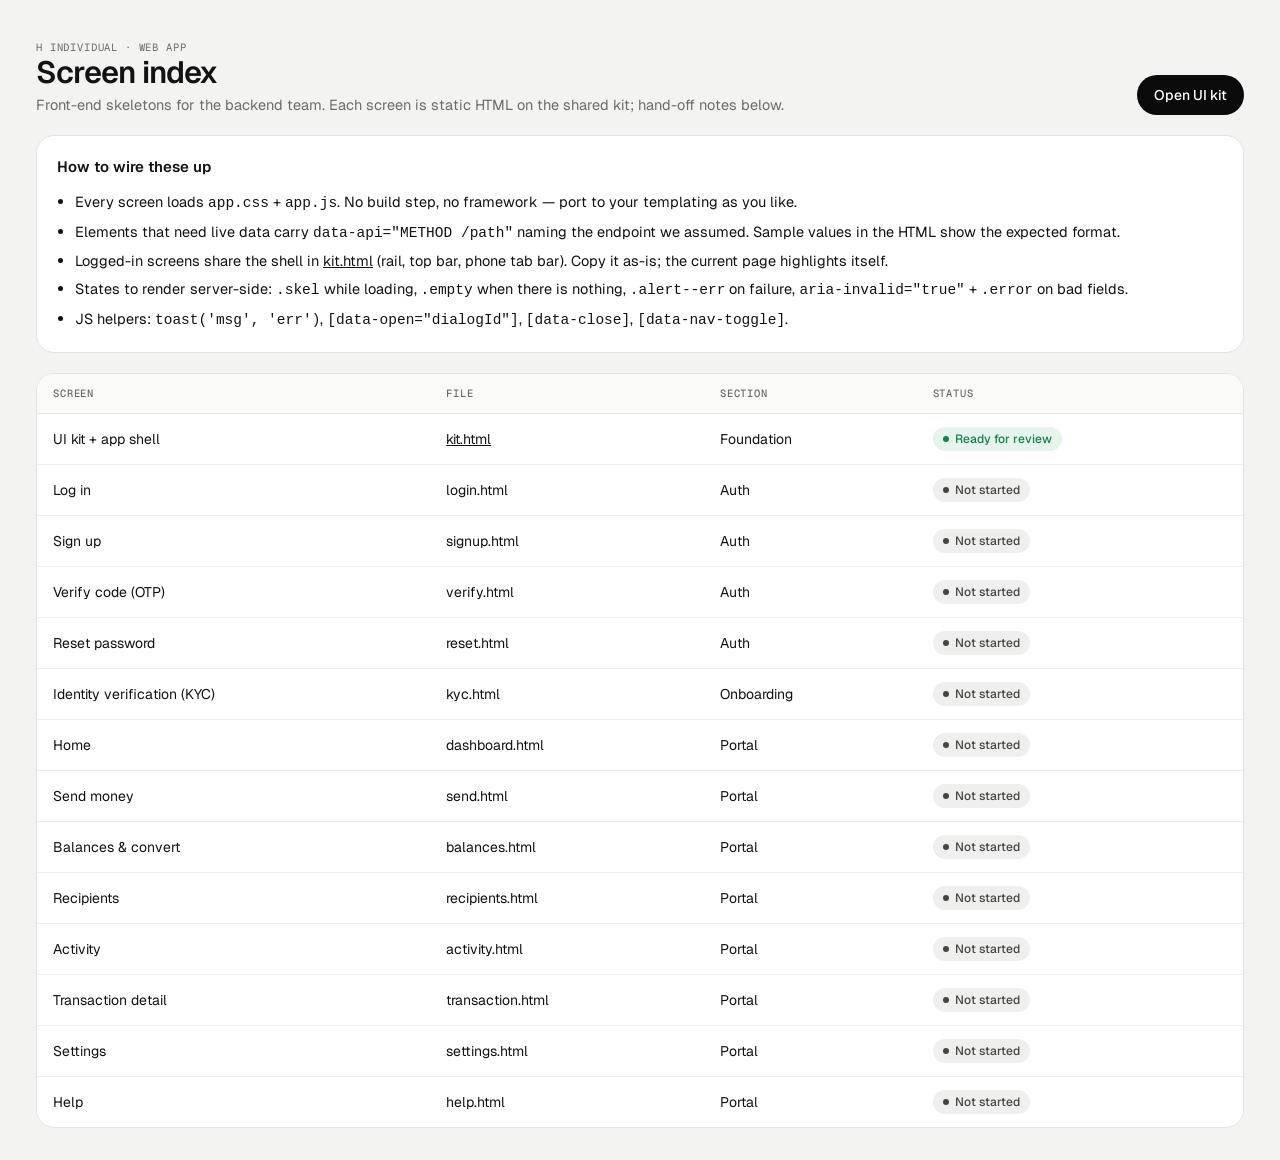
<file: app/index.html>
<!DOCTYPE html>
<html lang="en">
<head>
<meta charset="utf-8">
<meta name="viewport" content="width=device-width, initial-scale=1">
<meta name="robots" content="noindex">
<title>Screen index — H Individual</title>
<link rel="preconnect" href="https://fonts.googleapis.com">
<link rel="preconnect" href="https://fonts.gstatic.com" crossorigin>
<link href="https://fonts.googleapis.com/css2?family=Geist:wght@400;500;600&family=Geist+Mono:wght@400;500&display=swap" rel="stylesheet">
<link rel="icon" type="image/svg+xml" href="../assets/mark.svg?v=3">
<link rel="stylesheet" href="app.css">
</head>
<body>
<main class="main" style="margin:auto">
  <div class="page-head">
    <div>
      <p class="kicker">H Individual · web app</p>
      <h1>Screen index</h1>
      <p>Front-end skeletons for the backend team. Each screen is static HTML on the shared kit; hand-off notes below.</p>
    </div>
    <a class="btn btn--dark" href="kit.html">Open UI kit</a>
  </div>

  <section class="card stack">
    <h2 class="card__title">How to wire these up</h2>
    <ul style="padding-left:18px;display:grid;gap:6px">
      <li>Every screen loads <code>app.css</code> + <code>app.js</code>. No build step, no framework — port to your templating as you like.</li>
      <li>Elements that need live data carry <code>data-api="METHOD /path"</code> naming the endpoint we assumed. Sample values in the HTML show the expected format.</li>
      <li>Logged-in screens share the shell in <a href="kit.html">kit.html</a> (rail, top bar, phone tab bar). Copy it as-is; the current page highlights itself.</li>
      <li>States to render server-side: <code>.skel</code> while loading, <code>.empty</code> when there is nothing, <code>.alert--err</code> on failure, <code>aria-invalid="true"</code> + <code>.error</code> on bad fields.</li>
      <li>JS helpers: <code>toast('msg', 'err')</code>, <code>[data-open="dialogId"]</code>, <code>[data-close]</code>, <code>[data-nav-toggle]</code>.</li>
    </ul>
  </section>

  <div class="table-wrap">
    <table class="table">
      <thead><tr><th>Screen</th><th>File</th><th>Section</th><th>Status</th></tr></thead>
      <tbody>
        <tr><td>UI kit + app shell</td><td><a href="kit.html">kit.html</a></td><td>Foundation</td><td><span class="badge badge--ok">Ready for review</span></td></tr>
        <tr><td>Log in</td><td>login.html</td><td>Auth</td><td><span class="badge">Not started</span></td></tr>
        <tr><td>Sign up</td><td>signup.html</td><td>Auth</td><td><span class="badge">Not started</span></td></tr>
        <tr><td>Verify code (OTP)</td><td>verify.html</td><td>Auth</td><td><span class="badge">Not started</span></td></tr>
        <tr><td>Reset password</td><td>reset.html</td><td>Auth</td><td><span class="badge">Not started</span></td></tr>
        <tr><td>Identity verification (KYC)</td><td>kyc.html</td><td>Onboarding</td><td><span class="badge">Not started</span></td></tr>
        <tr><td>Home</td><td>dashboard.html</td><td>Portal</td><td><span class="badge">Not started</span></td></tr>
        <tr><td>Send money</td><td>send.html</td><td>Portal</td><td><span class="badge">Not started</span></td></tr>
        <tr><td>Balances &amp; convert</td><td>balances.html</td><td>Portal</td><td><span class="badge">Not started</span></td></tr>
        <tr><td>Recipients</td><td>recipients.html</td><td>Portal</td><td><span class="badge">Not started</span></td></tr>
        <tr><td>Activity</td><td>activity.html</td><td>Portal</td><td><span class="badge">Not started</span></td></tr>
        <tr><td>Transaction detail</td><td>transaction.html</td><td>Portal</td><td><span class="badge">Not started</span></td></tr>
        <tr><td>Settings</td><td>settings.html</td><td>Portal</td><td><span class="badge">Not started</span></td></tr>
        <tr><td>Help</td><td>help.html</td><td>Portal</td><td><span class="badge">Not started</span></td></tr>
      </tbody>
    </table>
  </div>
</main>
</body>
</html>
</file>
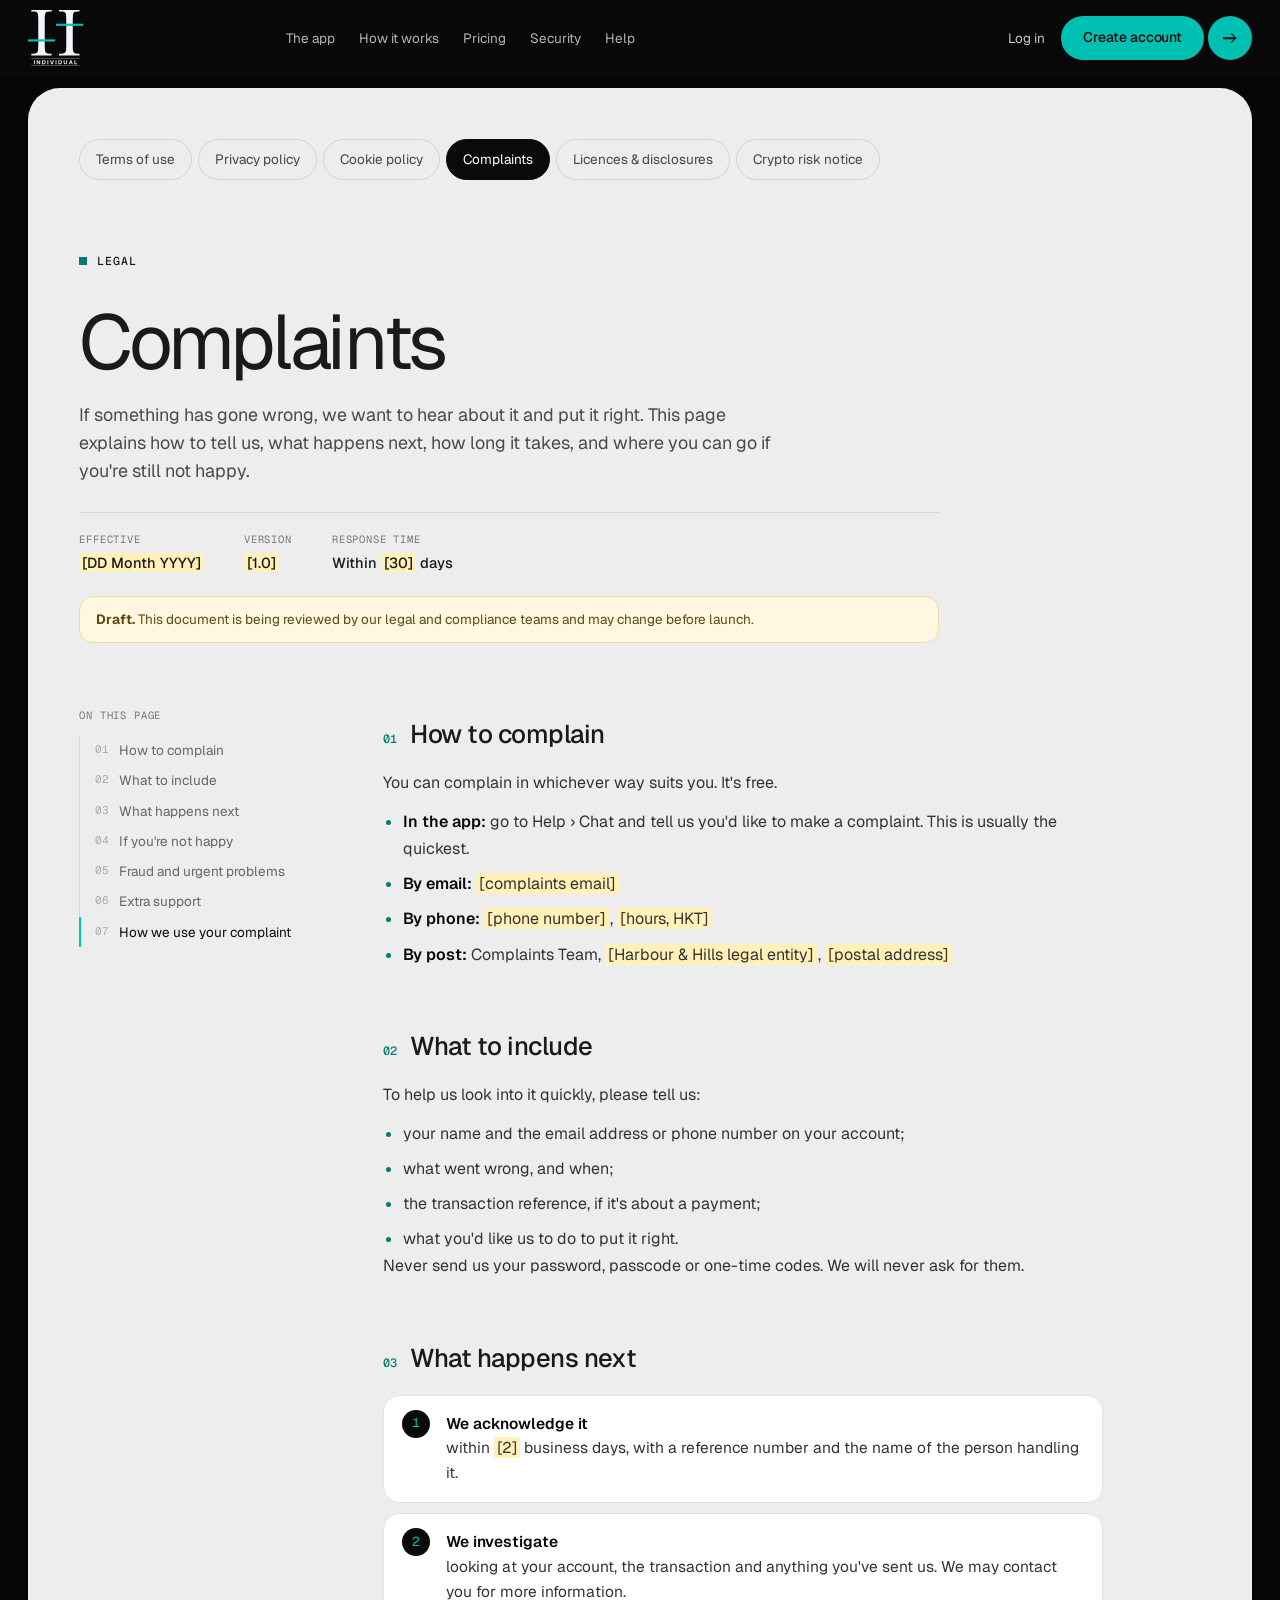
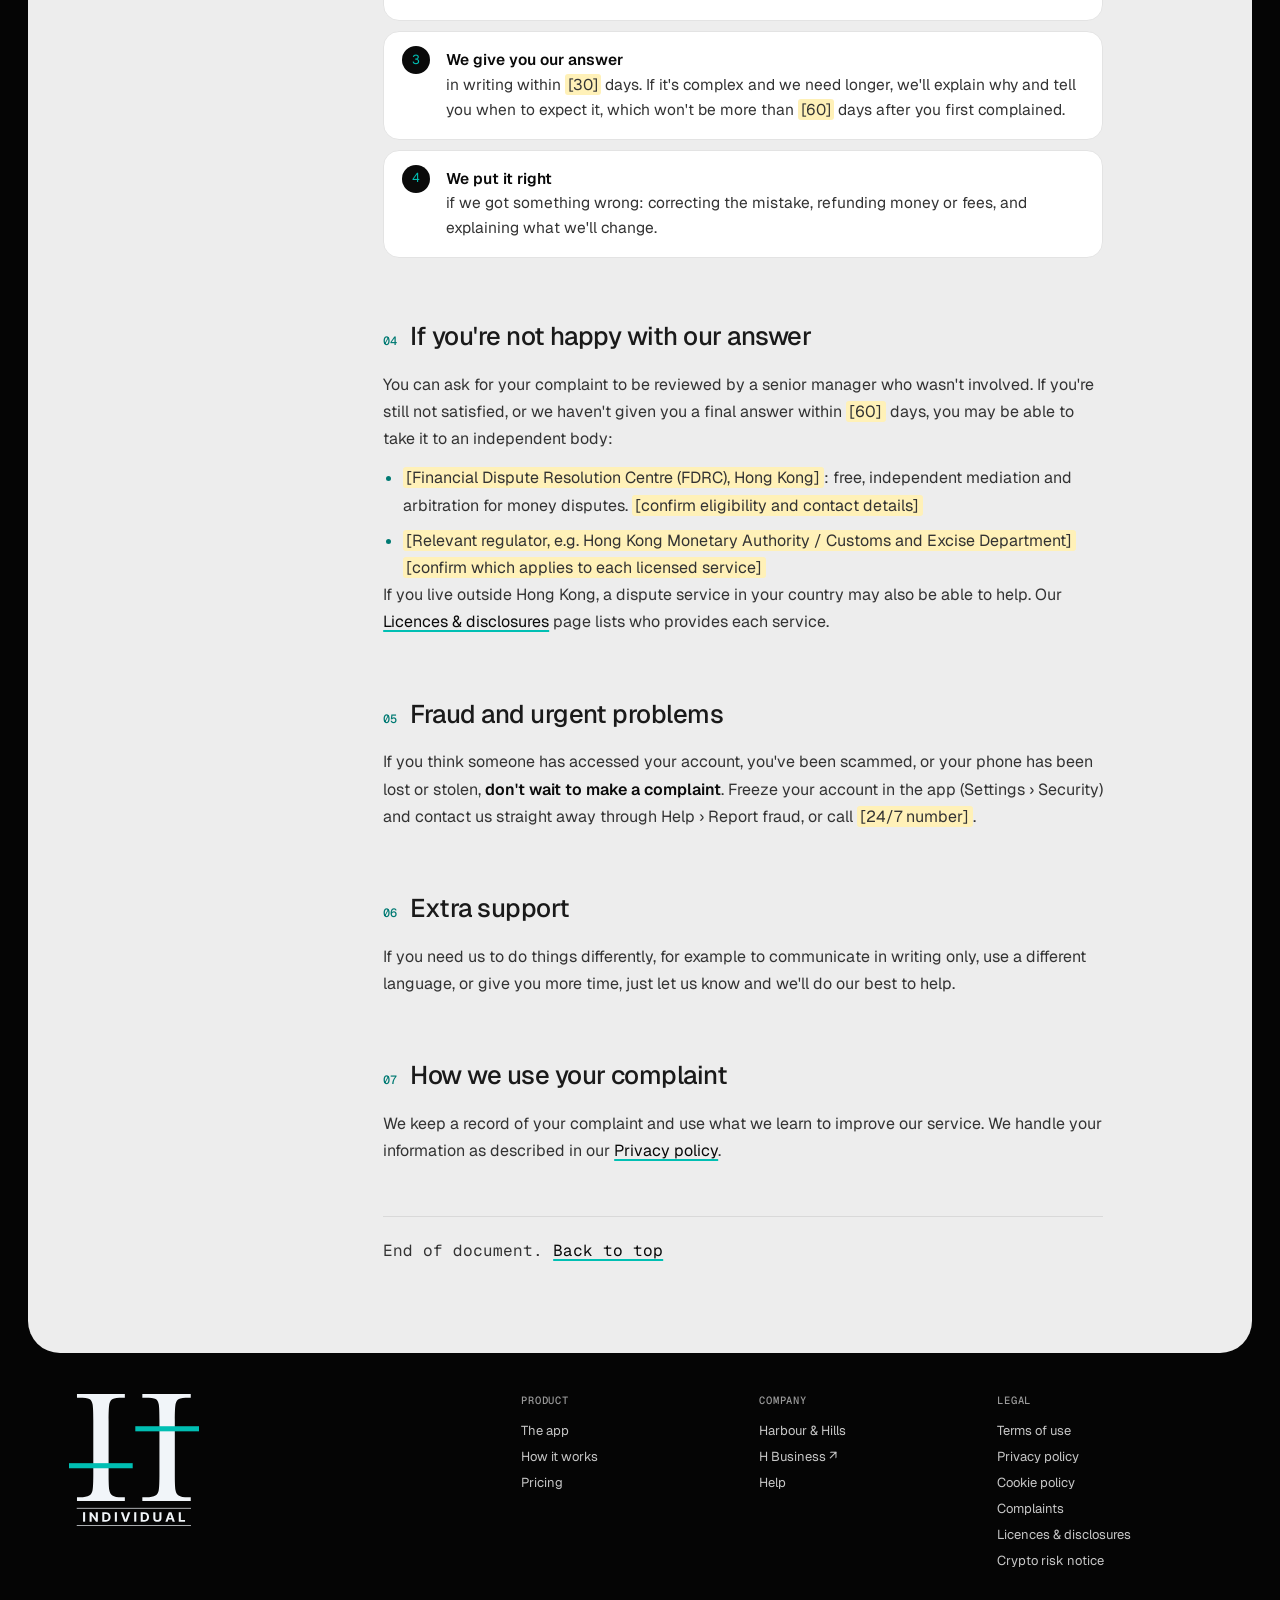
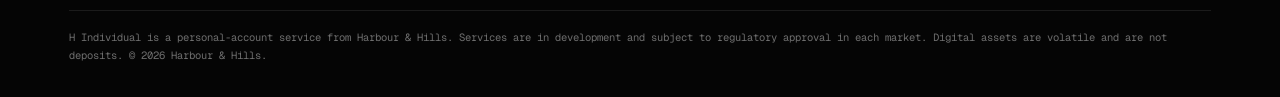
<file: complaints.html>
<!DOCTYPE html>
<html lang="en">
<head>
<meta charset="utf-8">
<meta name="viewport" content="width=device-width, initial-scale=1">
<meta name="theme-color" content="#0a0a0a">
<title>Complaints — H Individual</title>
<meta name="description" content="How to make a complaint about H Individual, what happens next, how long it takes and where to go if you are not satisfied.">
<link rel="preconnect" href="https://fonts.googleapis.com">
<link rel="preconnect" href="https://fonts.gstatic.com" crossorigin>
<link href="https://fonts.googleapis.com/css2?family=Geist:wght@300;400;500;600&family=Geist+Mono:wght@400;500&family=Inter:wght@400;500;600&display=swap" rel="stylesheet">
<link rel="icon" type="image/svg+xml" href="assets/mark.svg?v=3">
<link rel="stylesheet" href="assets/site.css">
<link rel="stylesheet" href="assets/legal.css">
</head>
<body class="page-legal">
<a class="skip" href="#main">Skip to content</a>

<!-- Shared site header (same as index.html). Section links point back to the landing page. -->
<header class="hdr scrolled">
  <div class="hdr__in">
    <a class="logo" href="index.html"><img src="assets/logo-light.svg?v=2" width="48" height="48" alt="H Individual home"></a>
    <nav class="hdr__nav" aria-label="Primary">
      <a href="index.html#app">The app</a><a href="index.html#how">How it works</a><a href="index.html#pricing">Pricing</a><a href="index.html#security">Security</a><a href="index.html#faq">Help</a>
    </nav>
    <div class="hdr__end">
      <a href="#" class="hdr__login">Log in</a><!-- BACKEND: link to /login once the portal exists -->
      <a href="index.html" class="pill pill--teal"><span class="pill__label">Create account</span><span class="pill__dot" aria-hidden="true"><i class="arrow"></i></span></a>
    </div>
  </div>
</header>

<main id="main" class="legal">

  <!-- ═══ LEGAL TEMPLATE ═══
       Reused for: terms, privacy, cookies, complaints, disclosures, crypto-risk.
       Per page change: <title>, meta description, active tab (aria-current), .legal__head, contents list, article body.
       <mark class="tbd"> = text Compliance / BD must confirm before launch. -->

  <nav class="legal__tabs" aria-label="Legal documents">
    <a href="terms.html">Terms of use</a>
    <a href="privacy.html">Privacy policy</a>
    <a href="cookies.html">Cookie policy</a>
    <a href="complaints.html" aria-current="page">Complaints</a>
    <a href="disclosures.html">Licences &amp; disclosures</a>
    <a href="crypto-risk.html">Crypto risk notice</a>
  </nav>

  <header class="legal__head">
    <p class="kicker">Legal</p>
    <h1>Complaints</h1>
    <p class="legal__lead">If something has gone wrong, we want to hear about it and put it right. This page explains how to tell us, what happens next, how long it takes, and where you can go if you're still not happy.</p>
    <dl class="legal__meta">
      <div><dt>Effective</dt><dd><mark class="tbd">[DD Month YYYY]</mark></dd></div>
      <div><dt>Version</dt><dd><mark class="tbd">[1.0]</mark></dd></div>
      <div><dt>Response time</dt><dd>Within <mark class="tbd">[30]</mark> days</dd></div>
    </dl>
    <p class="legal__draft" role="note"><b>Draft.</b> This document is being reviewed by our legal and compliance teams and may change before launch.</p><!-- remove once approved -->
  </header>

  <div class="legal__body">
    <aside class="legal__toc">
      <details open>
        <summary>On this page</summary>
        <ol>
          <li><a href="#how">How to complain</a></li>
          <li><a href="#include">What to include</a></li>
          <li><a href="#next">What happens next</a></li>
          <li><a href="#escalate">If you're not happy</a></li>
          <li><a href="#urgent">Fraud and urgent problems</a></li>
          <li><a href="#help">Extra support</a></li>
          <li><a href="#records">How we use your complaint</a></li>
        </ol>
      </details>
    </aside>

    <article class="legal__doc">
      <section id="how">
        <h2>How to complain</h2>
        <p>You can complain in whichever way suits you. It's free.</p>
        <ul>
          <li><strong>In the app:</strong> go to Help &rsaquo; Chat and tell us you'd like to make a complaint. This is usually the quickest.</li>
          <li><strong>By email:</strong> <mark class="tbd">[complaints email]</mark></li>
          <li><strong>By phone:</strong> <mark class="tbd">[phone number]</mark>, <mark class="tbd">[hours, HKT]</mark></li>
          <li><strong>By post:</strong> Complaints Team, <mark class="tbd">[Harbour &amp; Hills legal entity]</mark>, <mark class="tbd">[postal address]</mark></li>
        </ul>
      </section>

      <section id="include">
        <h2>What to include</h2>
        <p>To help us look into it quickly, please tell us:</p>
        <ul>
          <li>your name and the email address or phone number on your account;</li>
          <li>what went wrong, and when;</li>
          <li>the transaction reference, if it's about a payment;</li>
          <li>what you'd like us to do to put it right.</li>
        </ul>
        <p>Never send us your password, passcode or one-time codes. We will never ask for them.</p>
      </section>

      <section id="next">
        <h2>What happens next</h2>
        <ol class="legal__steps">
          <li><b>We acknowledge it</b><span>within <mark class="tbd">[2]</mark> business days, with a reference number and the name of the person handling it.</span></li>
          <li><b>We investigate</b><span>looking at your account, the transaction and anything you've sent us. We may contact you for more information.</span></li>
          <li><b>We give you our answer</b><span>in writing within <mark class="tbd">[30]</mark> days. If it's complex and we need longer, we'll explain why and tell you when to expect it, which won't be more than <mark class="tbd">[60]</mark> days after you first complained.</span></li>
          <li><b>We put it right</b><span>if we got something wrong: correcting the mistake, refunding money or fees, and explaining what we'll change.</span></li>
        </ol>
      </section>

      <section id="escalate">
        <h2>If you're not happy with our answer</h2>
        <p>You can ask for your complaint to be reviewed by a senior manager who wasn't involved. If you're still not satisfied, or we haven't given you a final answer within <mark class="tbd">[60]</mark> days, you may be able to take it to an independent body:</p>
        <ul>
          <li><mark class="tbd">[Financial Dispute Resolution Centre (FDRC), Hong Kong]</mark>: free, independent mediation and arbitration for money disputes. <mark class="tbd">[confirm eligibility and contact details]</mark></li>
          <li><mark class="tbd">[Relevant regulator, e.g. Hong Kong Monetary Authority / Customs and Excise Department]</mark> <mark class="tbd">[confirm which applies to each licensed service]</mark></li>
        </ul>
        <p>If you live outside Hong Kong, a dispute service in your country may also be able to help. Our <a href="disclosures.html">Licences &amp; disclosures</a> page lists who provides each service.</p>
      </section>

      <section id="urgent">
        <h2>Fraud and urgent problems</h2>
        <p>If you think someone has accessed your account, you've been scammed, or your phone has been lost or stolen, <strong>don't wait to make a complaint</strong>. Freeze your account in the app (Settings &rsaquo; Security) and contact us straight away through Help &rsaquo; Report fraud, or call <mark class="tbd">[24/7 number]</mark>.</p>
      </section>

      <section id="help">
        <h2>Extra support</h2>
        <p>If you need us to do things differently, for example to communicate in writing only, use a different language, or give you more time, just let us know and we'll do our best to help.</p>
      </section>

      <section id="records">
        <h2>How we use your complaint</h2>
        <p>We keep a record of your complaint and use what we learn to improve our service. We handle your information as described in our <a href="privacy.html">Privacy policy</a>.</p>
      </section>

      <p class="legal__end">End of document. <a href="#main">Back to top</a></p>
    </article>
  </div>
</main>

<!-- Shared site footer (same as index.html) -->
<footer class="foot">
  <div class="foot__grid">
    <a href="index.html" class="foot__logo"><img src="assets/logo-light.svg?v=2" width="150" height="150" alt="H Individual"></a>
    <div><h3>Product</h3><a href="index.html#app">The app</a><a href="index.html#how">How it works</a><a href="index.html#pricing">Pricing</a></div>
    <div><h3>Company</h3><a href="https://www.harbourandhills.com/hk/index.html" target="_blank" rel="noopener">Harbour &amp; Hills</a><a href="https://online.harbourandhills.com/login" target="_blank" rel="noopener">H Business <span aria-hidden="true">↗</span></a><a href="index.html#faq">Help</a></div>
    <div><h3>Legal</h3><a href="terms.html">Terms of use</a><a href="privacy.html">Privacy policy</a><a href="cookies.html">Cookie policy</a><a href="complaints.html">Complaints</a><a href="disclosures.html">Licences &amp; disclosures</a><a href="crypto-risk.html">Crypto risk notice</a></div>
  </div>
  <p class="foot__legal">H Individual is a personal-account service from Harbour &amp; Hills. Services are in development and subject to regulatory approval in each market. Digital assets are volatile and are not deposits. © <span data-year></span> Harbour &amp; Hills.</p>
</footer>

<script>
// footer year + highlight the contents entry for the section being read
document.querySelector('[data-year]').textContent = new Date().getFullYear();
const toc = [...document.querySelectorAll('.legal__toc a')];
const spy = new IntersectionObserver(es => es.forEach(e => {
  if (e.isIntersecting) toc.forEach(a => a.classList.toggle('on', a.hash === '#' + e.target.id));
}), { rootMargin: '-20% 0px -70% 0px' });
document.querySelectorAll('.legal__doc section').forEach(s => spy.observe(s));
// phones: collapse the contents list by default
if (matchMedia('(max-width: 900px)').matches) document.querySelector('.legal__toc details').open = false;
</script>
</body>
</html>
</file>
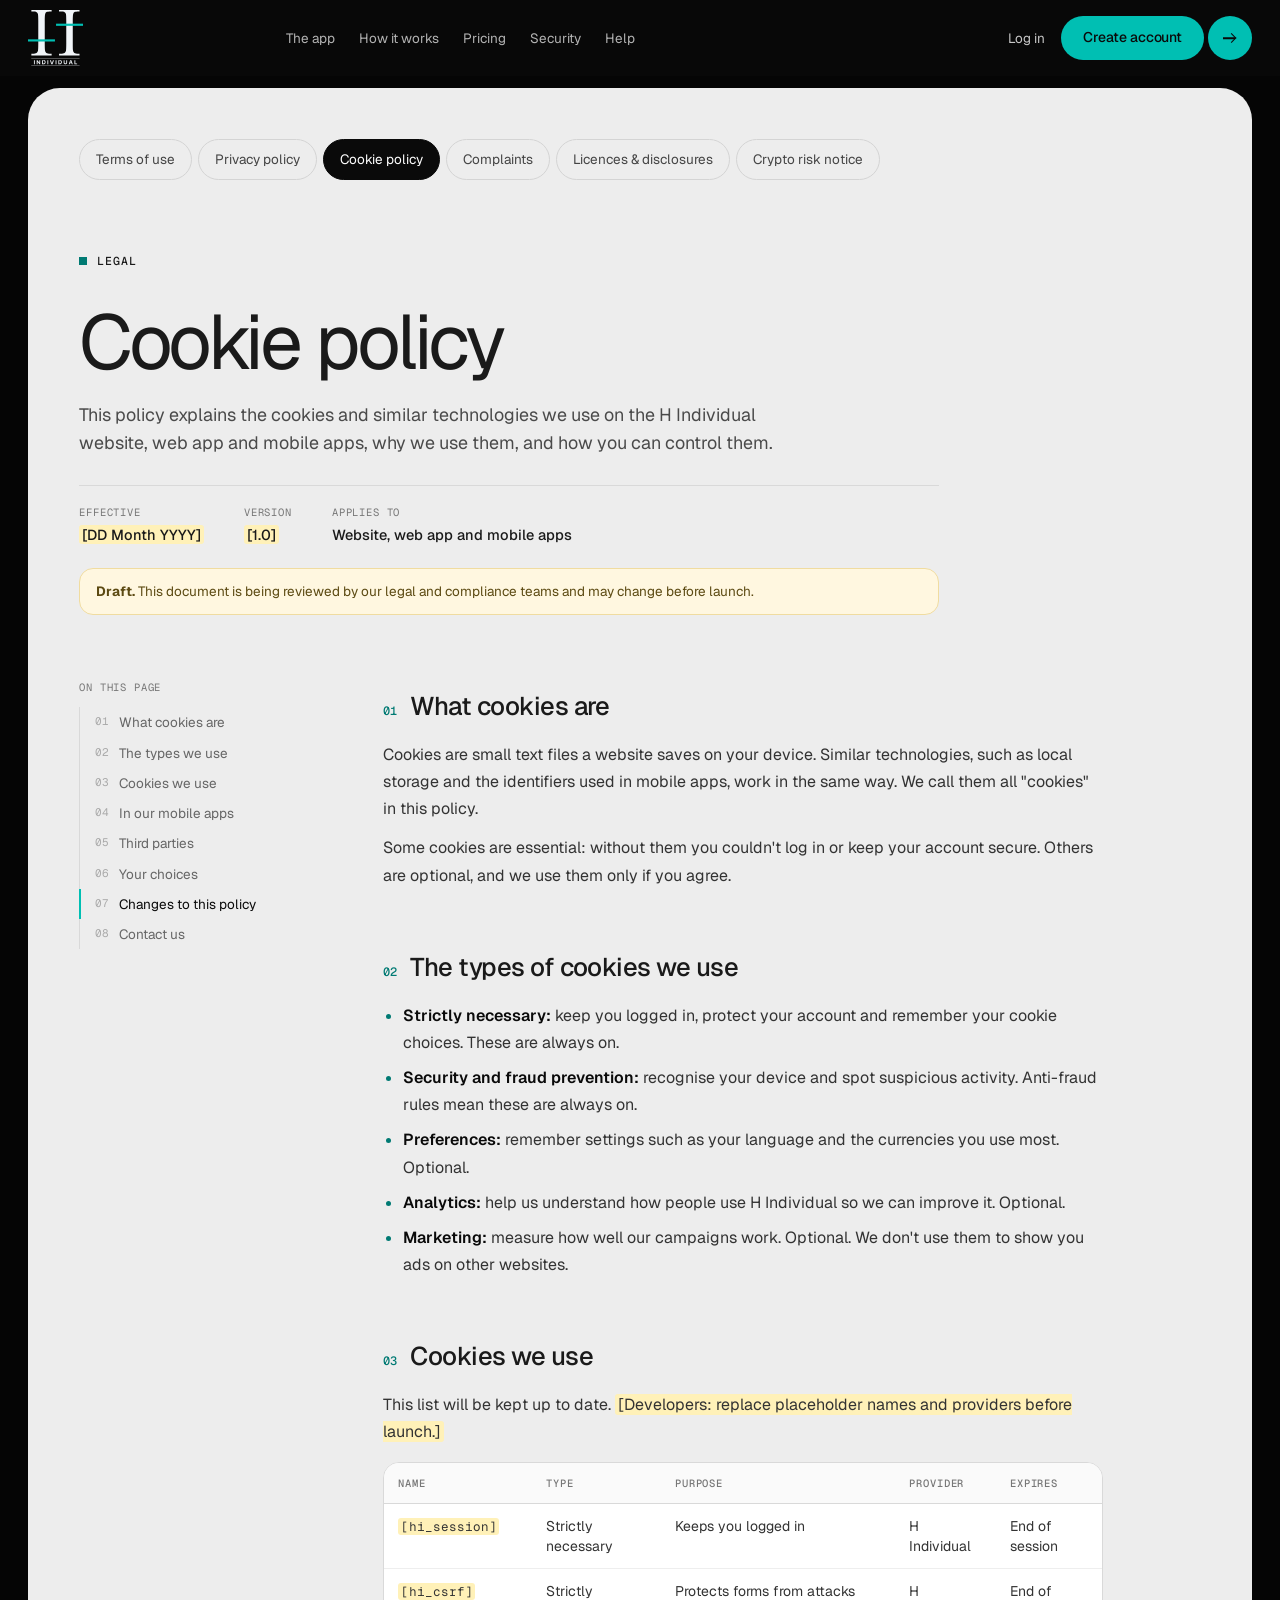
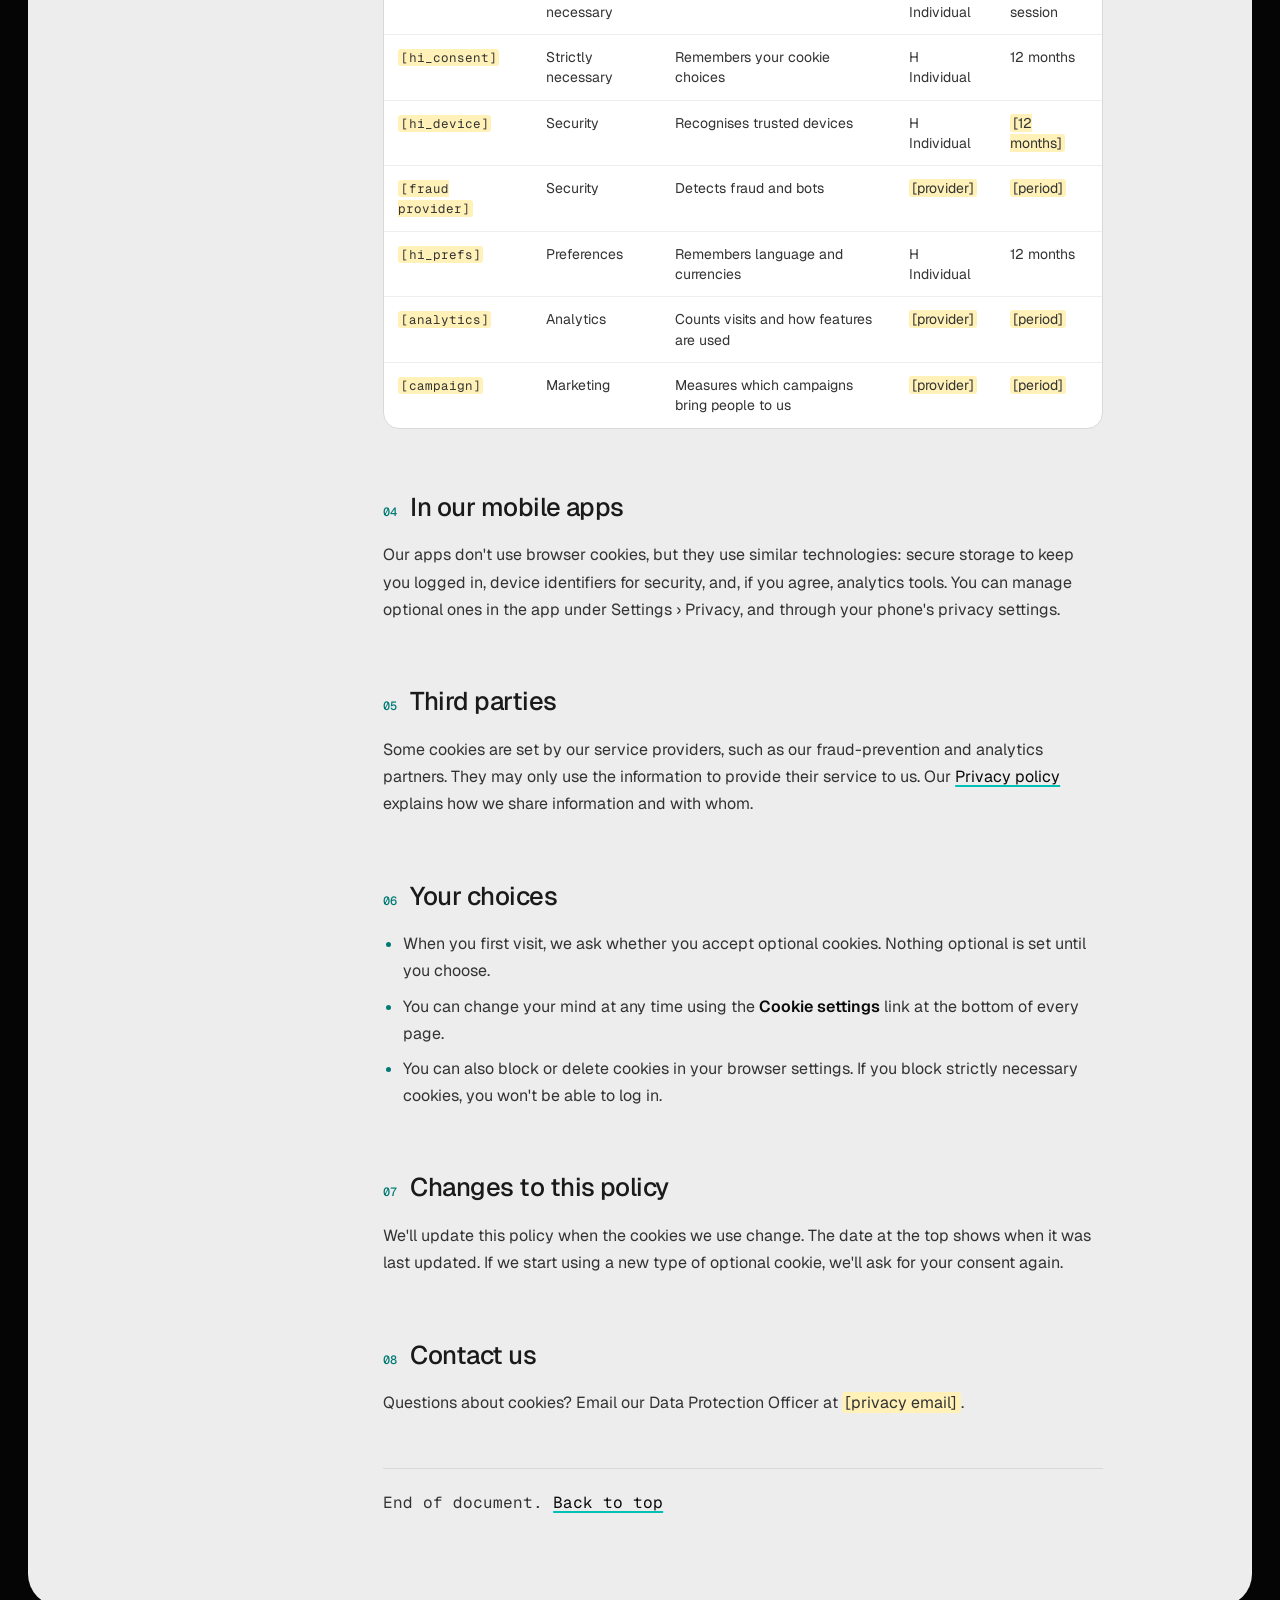
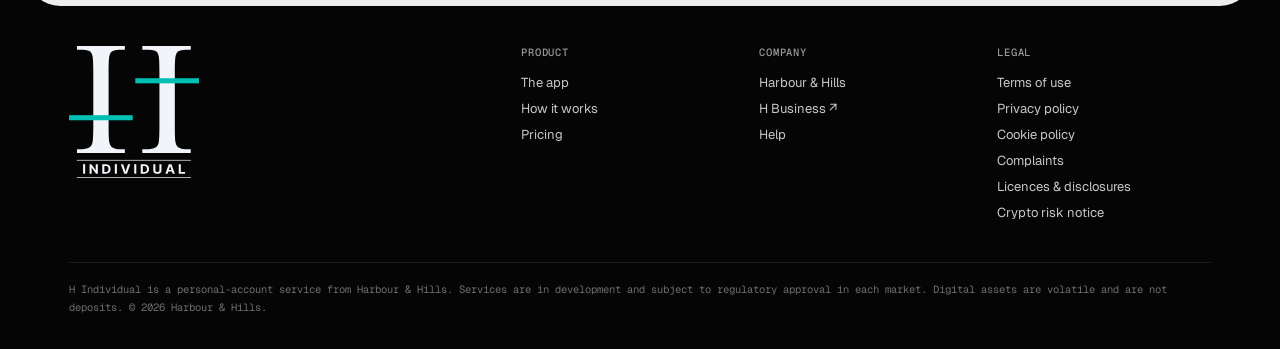
<file: cookies.html>
<!DOCTYPE html>
<html lang="en">
<head>
<meta charset="utf-8">
<meta name="viewport" content="width=device-width, initial-scale=1">
<meta name="theme-color" content="#0a0a0a">
<title>Cookie policy — H Individual</title>
<meta name="description" content="Which cookies and similar technologies H Individual uses, why, and how to control them.">
<link rel="preconnect" href="https://fonts.googleapis.com">
<link rel="preconnect" href="https://fonts.gstatic.com" crossorigin>
<link href="https://fonts.googleapis.com/css2?family=Geist:wght@300;400;500;600&family=Geist+Mono:wght@400;500&family=Inter:wght@400;500;600&display=swap" rel="stylesheet">
<link rel="icon" type="image/svg+xml" href="assets/mark.svg?v=3">
<link rel="stylesheet" href="assets/site.css">
<link rel="stylesheet" href="assets/legal.css">
</head>
<body class="page-legal">
<a class="skip" href="#main">Skip to content</a>

<!-- Shared site header (same as index.html). Section links point back to the landing page. -->
<header class="hdr scrolled">
  <div class="hdr__in">
    <a class="logo" href="index.html"><img src="assets/logo-light.svg?v=2" width="48" height="48" alt="H Individual home"></a>
    <nav class="hdr__nav" aria-label="Primary">
      <a href="index.html#app">The app</a><a href="index.html#how">How it works</a><a href="index.html#pricing">Pricing</a><a href="index.html#security">Security</a><a href="index.html#faq">Help</a>
    </nav>
    <div class="hdr__end">
      <a href="#" class="hdr__login">Log in</a><!-- BACKEND: link to /login once the portal exists -->
      <a href="index.html" class="pill pill--teal"><span class="pill__label">Create account</span><span class="pill__dot" aria-hidden="true"><i class="arrow"></i></span></a>
    </div>
  </div>
</header>

<main id="main" class="legal">

  <!-- ═══ LEGAL TEMPLATE ═══
       Reused for: terms, privacy, cookies, complaints, disclosures, crypto-risk.
       Per page change: <title>, meta description, active tab (aria-current), .legal__head, contents list, article body.
       <mark class="tbd"> = text Compliance / BD must confirm before launch. -->

  <nav class="legal__tabs" aria-label="Legal documents">
    <a href="terms.html">Terms of use</a>
    <a href="privacy.html">Privacy policy</a>
    <a href="cookies.html" aria-current="page">Cookie policy</a>
    <a href="complaints.html">Complaints</a>
    <a href="disclosures.html">Licences &amp; disclosures</a>
    <a href="crypto-risk.html">Crypto risk notice</a>
  </nav>

  <header class="legal__head">
    <p class="kicker">Legal</p>
    <h1>Cookie policy</h1>
    <p class="legal__lead">This policy explains the cookies and similar technologies we use on the H Individual website, web app and mobile apps, why we use them, and how you can control them.</p>
    <dl class="legal__meta">
      <div><dt>Effective</dt><dd><mark class="tbd">[DD Month YYYY]</mark></dd></div>
      <div><dt>Version</dt><dd><mark class="tbd">[1.0]</mark></dd></div>
      <div><dt>Applies to</dt><dd>Website, web app and mobile apps</dd></div>
    </dl>
    <p class="legal__draft" role="note"><b>Draft.</b> This document is being reviewed by our legal and compliance teams and may change before launch.</p><!-- remove once approved -->
  </header>

  <div class="legal__body">
    <aside class="legal__toc">
      <details open>
        <summary>On this page</summary>
        <ol>
          <li><a href="#what">What cookies are</a></li>
          <li><a href="#types">The types we use</a></li>
          <li><a href="#list">Cookies we use</a></li>
          <li><a href="#apps">In our mobile apps</a></li>
          <li><a href="#third">Third parties</a></li>
          <li><a href="#control">Your choices</a></li>
          <li><a href="#changes">Changes to this policy</a></li>
          <li><a href="#contact">Contact us</a></li>
        </ol>
      </details>
    </aside>

    <article class="legal__doc">
      <section id="what">
        <h2>What cookies are</h2>
        <p>Cookies are small text files a website saves on your device. Similar technologies, such as local storage and the identifiers used in mobile apps, work in the same way. We call them all "cookies" in this policy.</p>
        <p>Some cookies are essential: without them you couldn't log in or keep your account secure. Others are optional, and we use them only if you agree.</p>
      </section>

      <section id="types">
        <h2>The types of cookies we use</h2>
        <ul>
          <li><strong>Strictly necessary:</strong> keep you logged in, protect your account and remember your cookie choices. These are always on.</li>
          <li><strong>Security and fraud prevention:</strong> recognise your device and spot suspicious activity. Anti-fraud rules mean these are always on.</li>
          <li><strong>Preferences:</strong> remember settings such as your language and the currencies you use most. Optional.</li>
          <li><strong>Analytics:</strong> help us understand how people use H Individual so we can improve it. Optional.</li>
          <li><strong>Marketing:</strong> measure how well our campaigns work. Optional. We don't use them to show you ads on other websites.</li>
        </ul>
      </section>

      <section id="list">
        <h2>Cookies we use</h2>
        <p>This list will be kept up to date. <mark class="tbd">[Developers: replace placeholder names and providers before launch.]</mark></p>
        <div class="legal__table" role="region" aria-label="Cookies we use" tabindex="0">
          <table>
            <thead><tr><th>Name</th><th>Type</th><th>Purpose</th><th>Provider</th><th>Expires</th></tr></thead>
            <tbody>
              <tr><td><code><mark class="tbd">[hi_session]</mark></code></td><td>Strictly necessary</td><td>Keeps you logged in</td><td>H Individual</td><td>End of session</td></tr>
              <tr><td><code><mark class="tbd">[hi_csrf]</mark></code></td><td>Strictly necessary</td><td>Protects forms from attacks</td><td>H Individual</td><td>End of session</td></tr>
              <tr><td><code><mark class="tbd">[hi_consent]</mark></code></td><td>Strictly necessary</td><td>Remembers your cookie choices</td><td>H Individual</td><td>12 months</td></tr>
              <tr><td><code><mark class="tbd">[hi_device]</mark></code></td><td>Security</td><td>Recognises trusted devices</td><td>H Individual</td><td><mark class="tbd">[12 months]</mark></td></tr>
              <tr><td><code><mark class="tbd">[fraud provider]</mark></code></td><td>Security</td><td>Detects fraud and bots</td><td><mark class="tbd">[provider]</mark></td><td><mark class="tbd">[period]</mark></td></tr>
              <tr><td><code><mark class="tbd">[hi_prefs]</mark></code></td><td>Preferences</td><td>Remembers language and currencies</td><td>H Individual</td><td>12 months</td></tr>
              <tr><td><code><mark class="tbd">[analytics]</mark></code></td><td>Analytics</td><td>Counts visits and how features are used</td><td><mark class="tbd">[provider]</mark></td><td><mark class="tbd">[period]</mark></td></tr>
              <tr><td><code><mark class="tbd">[campaign]</mark></code></td><td>Marketing</td><td>Measures which campaigns bring people to us</td><td><mark class="tbd">[provider]</mark></td><td><mark class="tbd">[period]</mark></td></tr>
            </tbody>
          </table>
        </div>
      </section>

      <section id="apps">
        <h2>In our mobile apps</h2>
        <p>Our apps don't use browser cookies, but they use similar technologies: secure storage to keep you logged in, device identifiers for security, and, if you agree, analytics tools. You can manage optional ones in the app under Settings &rsaquo; Privacy, and through your phone's privacy settings.</p>
      </section>

      <section id="third">
        <h2>Third parties</h2>
        <p>Some cookies are set by our service providers, such as our fraud-prevention and analytics partners. They may only use the information to provide their service to us. Our <a href="privacy.html">Privacy policy</a> explains how we share information and with whom.</p>
      </section>

      <section id="control">
        <h2>Your choices</h2>
        <ul>
          <li>When you first visit, we ask whether you accept optional cookies. Nothing optional is set until you choose.</li>
          <li>You can change your mind at any time using the <strong>Cookie settings</strong> link at the bottom of every page.</li>
          <li>You can also block or delete cookies in your browser settings. If you block strictly necessary cookies, you won't be able to log in.</li>
        </ul>
      </section>

      <section id="changes">
        <h2>Changes to this policy</h2>
        <p>We'll update this policy when the cookies we use change. The date at the top shows when it was last updated. If we start using a new type of optional cookie, we'll ask for your consent again.</p>
      </section>

      <section id="contact">
        <h2>Contact us</h2>
        <p>Questions about cookies? Email our Data Protection Officer at <mark class="tbd">[privacy email]</mark>.</p>
      </section>

      <p class="legal__end">End of document. <a href="#main">Back to top</a></p>
    </article>
  </div>
</main>

<!-- Shared site footer (same as index.html) -->
<footer class="foot">
  <div class="foot__grid">
    <a href="index.html" class="foot__logo"><img src="assets/logo-light.svg?v=2" width="150" height="150" alt="H Individual"></a>
    <div><h3>Product</h3><a href="index.html#app">The app</a><a href="index.html#how">How it works</a><a href="index.html#pricing">Pricing</a></div>
    <div><h3>Company</h3><a href="https://www.harbourandhills.com/hk/index.html" target="_blank" rel="noopener">Harbour &amp; Hills</a><a href="https://online.harbourandhills.com/login" target="_blank" rel="noopener">H Business <span aria-hidden="true">↗</span></a><a href="index.html#faq">Help</a></div>
    <div><h3>Legal</h3><a href="terms.html">Terms of use</a><a href="privacy.html">Privacy policy</a><a href="cookies.html">Cookie policy</a><a href="complaints.html">Complaints</a><a href="disclosures.html">Licences &amp; disclosures</a><a href="crypto-risk.html">Crypto risk notice</a></div>
  </div>
  <p class="foot__legal">H Individual is a personal-account service from Harbour &amp; Hills. Services are in development and subject to regulatory approval in each market. Digital assets are volatile and are not deposits. © <span data-year></span> Harbour &amp; Hills.</p>
</footer>

<script>
// footer year + highlight the contents entry for the section being read
document.querySelector('[data-year]').textContent = new Date().getFullYear();
const toc = [...document.querySelectorAll('.legal__toc a')];
const spy = new IntersectionObserver(es => es.forEach(e => {
  if (e.isIntersecting) toc.forEach(a => a.classList.toggle('on', a.hash === '#' + e.target.id));
}), { rootMargin: '-20% 0px -70% 0px' });
document.querySelectorAll('.legal__doc section').forEach(s => spy.observe(s));
// phones: collapse the contents list by default
if (matchMedia('(max-width: 900px)').matches) document.querySelector('.legal__toc details').open = false;
</script>
</body>
</html>
</file>
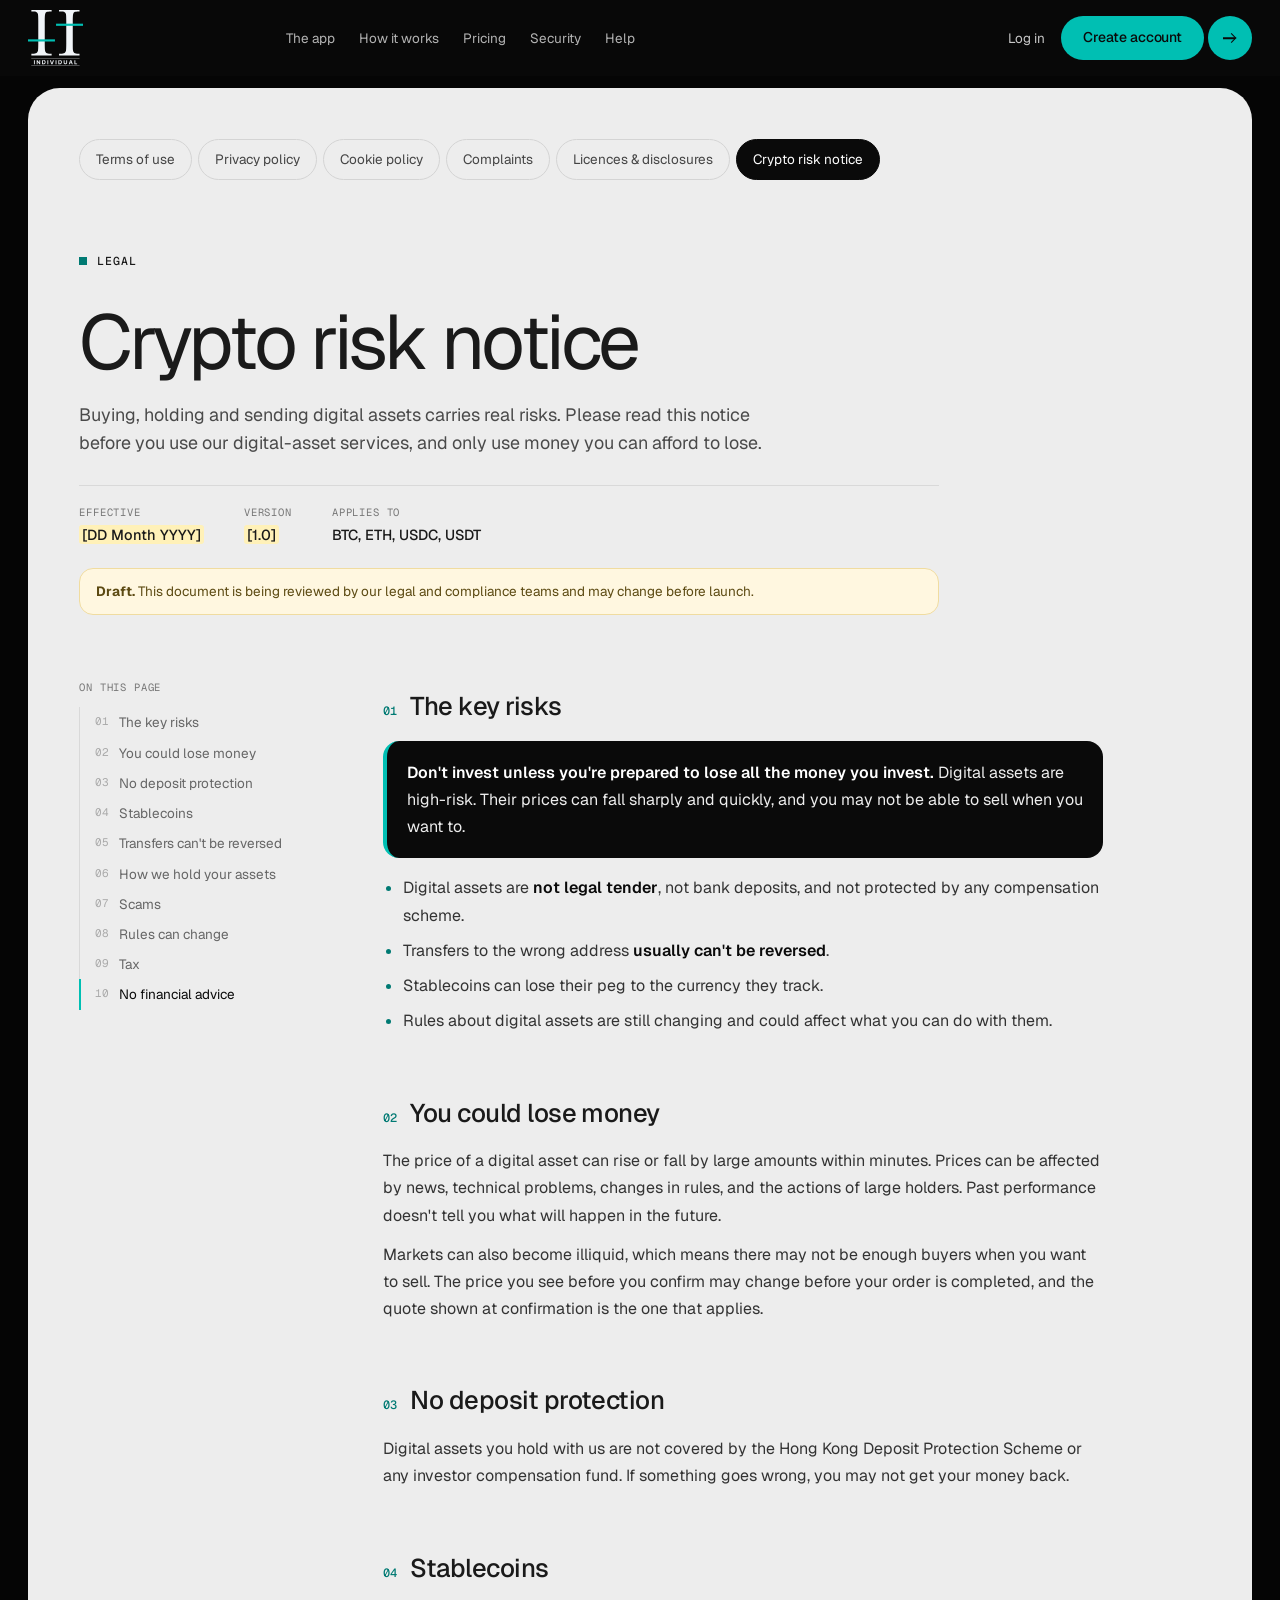
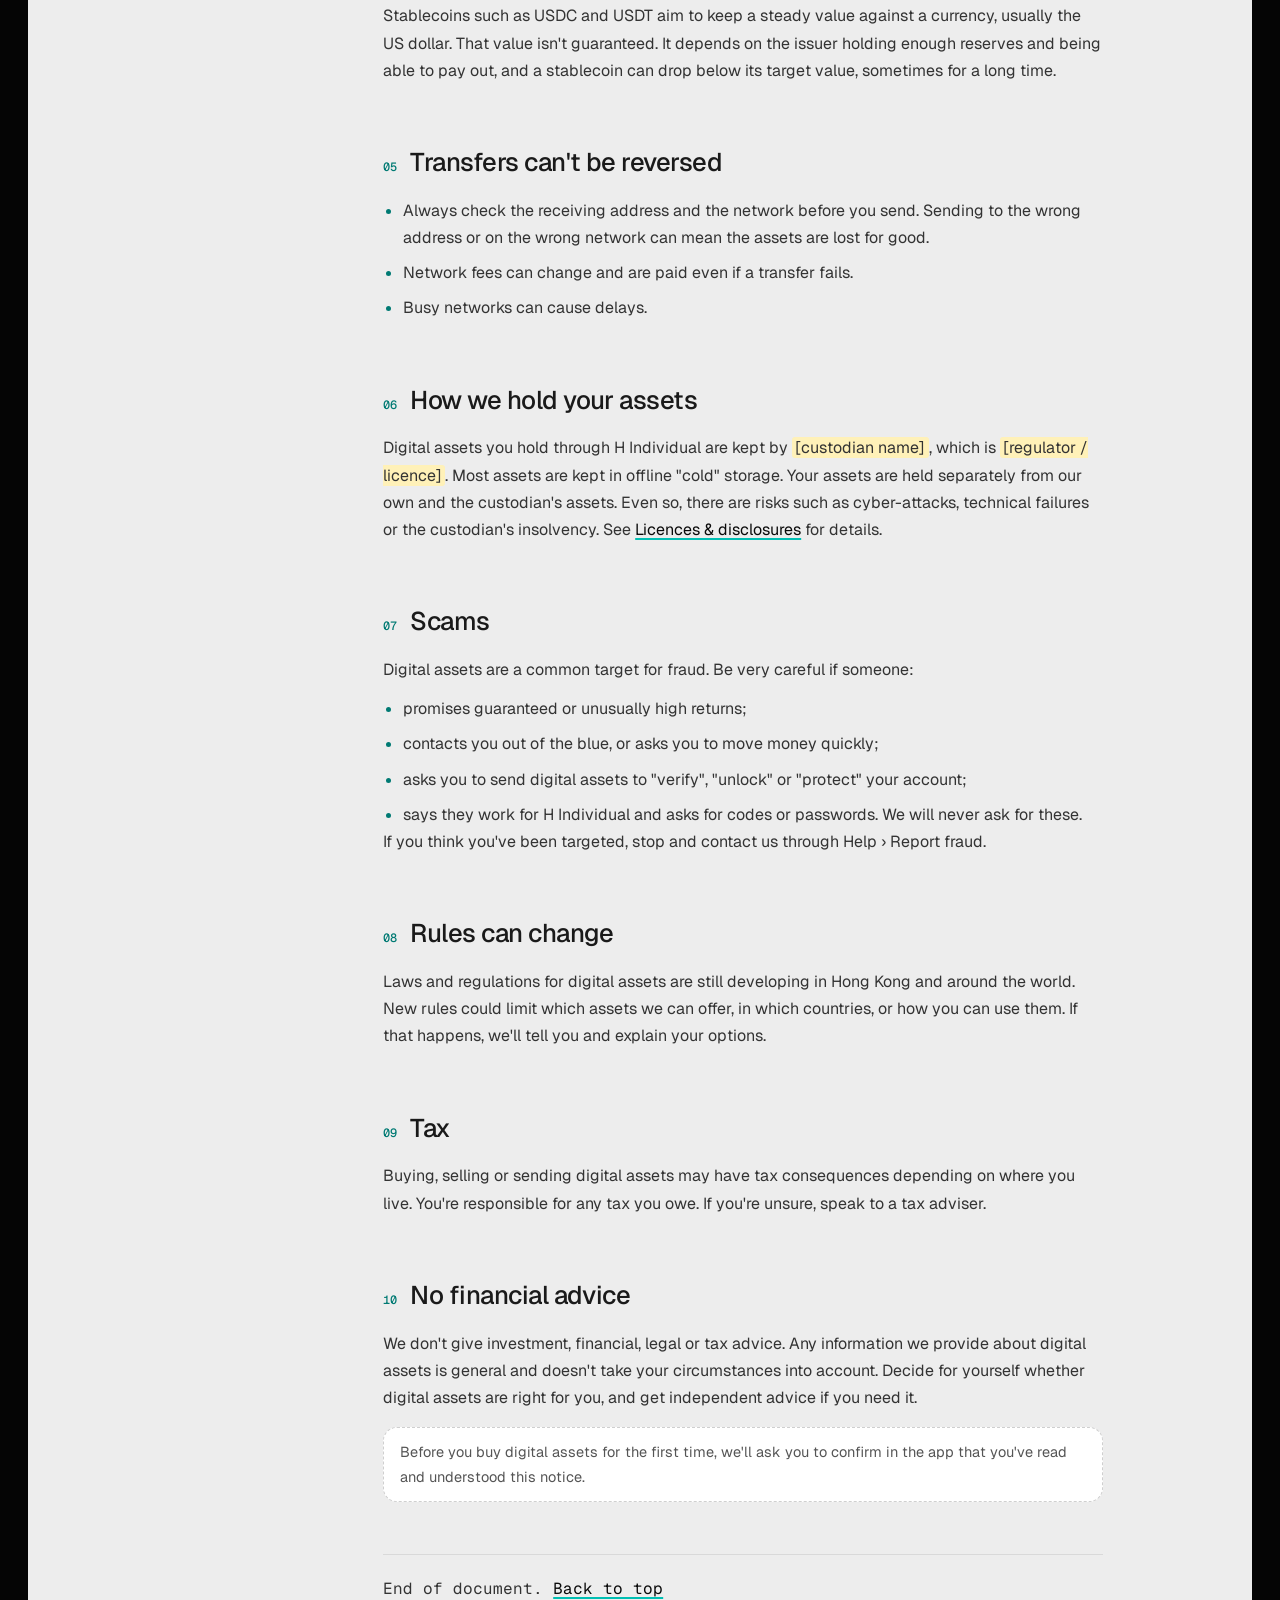
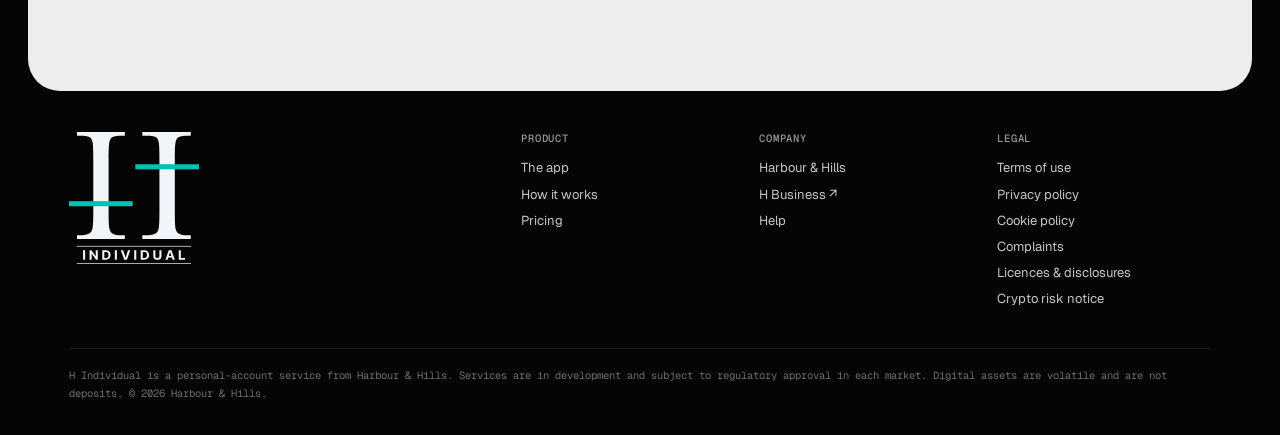
<file: crypto-risk.html>
<!DOCTYPE html>
<html lang="en">
<head>
<meta charset="utf-8">
<meta name="viewport" content="width=device-width, initial-scale=1">
<meta name="theme-color" content="#0a0a0a">
<title>Crypto risk notice — H Individual</title>
<meta name="description" content="The risks of buying, holding and sending digital assets with H Individual. Read before you use crypto services.">
<link rel="preconnect" href="https://fonts.googleapis.com">
<link rel="preconnect" href="https://fonts.gstatic.com" crossorigin>
<link href="https://fonts.googleapis.com/css2?family=Geist:wght@300;400;500;600&family=Geist+Mono:wght@400;500&family=Inter:wght@400;500;600&display=swap" rel="stylesheet">
<link rel="icon" type="image/svg+xml" href="assets/mark.svg?v=3">
<link rel="stylesheet" href="assets/site.css">
<link rel="stylesheet" href="assets/legal.css">
</head>
<body class="page-legal">
<a class="skip" href="#main">Skip to content</a>

<!-- Shared site header (same as index.html). Section links point back to the landing page. -->
<header class="hdr scrolled">
  <div class="hdr__in">
    <a class="logo" href="index.html"><img src="assets/logo-light.svg?v=2" width="48" height="48" alt="H Individual home"></a>
    <nav class="hdr__nav" aria-label="Primary">
      <a href="index.html#app">The app</a><a href="index.html#how">How it works</a><a href="index.html#pricing">Pricing</a><a href="index.html#security">Security</a><a href="index.html#faq">Help</a>
    </nav>
    <div class="hdr__end">
      <a href="#" class="hdr__login">Log in</a><!-- BACKEND: link to /login once the portal exists -->
      <a href="index.html" class="pill pill--teal"><span class="pill__label">Create account</span><span class="pill__dot" aria-hidden="true"><i class="arrow"></i></span></a>
    </div>
  </div>
</header>

<main id="main" class="legal">

  <!-- ═══ LEGAL TEMPLATE ═══
       Reused for: terms, privacy, cookies, complaints, disclosures, crypto-risk.
       Per page change: <title>, meta description, active tab (aria-current), .legal__head, contents list, article body.
       <mark class="tbd"> = text Compliance / BD must confirm before launch. -->

  <nav class="legal__tabs" aria-label="Legal documents">
    <a href="terms.html">Terms of use</a>
    <a href="privacy.html">Privacy policy</a>
    <a href="cookies.html">Cookie policy</a>
    <a href="complaints.html">Complaints</a>
    <a href="disclosures.html">Licences &amp; disclosures</a>
    <a href="crypto-risk.html" aria-current="page">Crypto risk notice</a>
  </nav>

  <header class="legal__head">
    <p class="kicker">Legal</p>
    <h1>Crypto risk notice</h1>
    <p class="legal__lead">Buying, holding and sending digital assets carries real risks. Please read this notice before you use our digital-asset services, and only use money you can afford to lose.</p>
    <dl class="legal__meta">
      <div><dt>Effective</dt><dd><mark class="tbd">[DD Month YYYY]</mark></dd></div>
      <div><dt>Version</dt><dd><mark class="tbd">[1.0]</mark></dd></div>
      <div><dt>Applies to</dt><dd>BTC, ETH, USDC, USDT</dd></div>
    </dl>
    <p class="legal__draft" role="note"><b>Draft.</b> This document is being reviewed by our legal and compliance teams and may change before launch.</p><!-- remove once approved -->
  </header>

  <div class="legal__body">
    <aside class="legal__toc">
      <details open>
        <summary>On this page</summary>
        <ol>
          <li><a href="#key">The key risks</a></li>
          <li><a href="#value">You could lose money</a></li>
          <li><a href="#protection">No deposit protection</a></li>
          <li><a href="#stablecoins">Stablecoins</a></li>
          <li><a href="#irreversible">Transfers can't be reversed</a></li>
          <li><a href="#custody">How we hold your assets</a></li>
          <li><a href="#scams">Scams</a></li>
          <li><a href="#regulation">Rules can change</a></li>
          <li><a href="#tax">Tax</a></li>
          <li><a href="#advice">No financial advice</a></li>
        </ol>
      </details>
    </aside>

    <article class="legal__doc">
      <section id="key">
        <h2>The key risks</h2>
        <div class="legal__alert" role="note">
          <p><strong>Don't invest unless you're prepared to lose all the money you invest.</strong> Digital assets are high-risk. Their prices can fall sharply and quickly, and you may not be able to sell when you want to.</p>
        </div>
        <ul>
          <li>Digital assets are <strong>not legal tender</strong>, not bank deposits, and not protected by any compensation scheme.</li>
          <li>Transfers to the wrong address <strong>usually can't be reversed</strong>.</li>
          <li>Stablecoins can lose their peg to the currency they track.</li>
          <li>Rules about digital assets are still changing and could affect what you can do with them.</li>
        </ul>
      </section>

      <section id="value">
        <h2>You could lose money</h2>
        <p>The price of a digital asset can rise or fall by large amounts within minutes. Prices can be affected by news, technical problems, changes in rules, and the actions of large holders. Past performance doesn't tell you what will happen in the future.</p>
        <p>Markets can also become illiquid, which means there may not be enough buyers when you want to sell. The price you see before you confirm may change before your order is completed, and the quote shown at confirmation is the one that applies.</p>
      </section>

      <section id="protection">
        <h2>No deposit protection</h2>
        <p>Digital assets you hold with us are not covered by the Hong Kong Deposit Protection Scheme or any investor compensation fund. If something goes wrong, you may not get your money back.</p>
      </section>

      <section id="stablecoins">
        <h2>Stablecoins</h2>
        <p>Stablecoins such as USDC and USDT aim to keep a steady value against a currency, usually the US dollar. That value isn't guaranteed. It depends on the issuer holding enough reserves and being able to pay out, and a stablecoin can drop below its target value, sometimes for a long time.</p>
      </section>

      <section id="irreversible">
        <h2>Transfers can't be reversed</h2>
        <ul>
          <li>Always check the receiving address and the network before you send. Sending to the wrong address or on the wrong network can mean the assets are lost for good.</li>
          <li>Network fees can change and are paid even if a transfer fails.</li>
          <li>Busy networks can cause delays.</li>
        </ul>
      </section>

      <section id="custody">
        <h2>How we hold your assets</h2>
        <p>Digital assets you hold through H Individual are kept by <mark class="tbd">[custodian name]</mark>, which is <mark class="tbd">[regulator / licence]</mark>. Most assets are kept in offline "cold" storage. Your assets are held separately from our own and the custodian's assets. Even so, there are risks such as cyber-attacks, technical failures or the custodian's insolvency. See <a href="disclosures.html">Licences &amp; disclosures</a> for details.</p>
      </section>

      <section id="scams">
        <h2>Scams</h2>
        <p>Digital assets are a common target for fraud. Be very careful if someone:</p>
        <ul>
          <li>promises guaranteed or unusually high returns;</li>
          <li>contacts you out of the blue, or asks you to move money quickly;</li>
          <li>asks you to send digital assets to "verify", "unlock" or "protect" your account;</li>
          <li>says they work for H Individual and asks for codes or passwords. We will never ask for these.</li>
        </ul>
        <p>If you think you've been targeted, stop and contact us through Help &rsaquo; Report fraud.</p>
      </section>

      <section id="regulation">
        <h2>Rules can change</h2>
        <p>Laws and regulations for digital assets are still developing in Hong Kong and around the world. New rules could limit which assets we can offer, in which countries, or how you can use them. If that happens, we'll tell you and explain your options.</p>
      </section>

      <section id="tax">
        <h2>Tax</h2>
        <p>Buying, selling or sending digital assets may have tax consequences depending on where you live. You're responsible for any tax you owe. If you're unsure, speak to a tax adviser.</p>
      </section>

      <section id="advice">
        <h2>No financial advice</h2>
        <p>We don't give investment, financial, legal or tax advice. Any information we provide about digital assets is general and doesn't take your circumstances into account. Decide for yourself whether digital assets are right for you, and get independent advice if you need it.</p>
        <p class="legal__ack">Before you buy digital assets for the first time, we'll ask you to confirm in the app that you've read and understood this notice.</p>
      </section>

      <p class="legal__end">End of document. <a href="#main">Back to top</a></p>
    </article>
  </div>
</main>

<!-- Shared site footer (same as index.html) -->
<footer class="foot">
  <div class="foot__grid">
    <a href="index.html" class="foot__logo"><img src="assets/logo-light.svg?v=2" width="150" height="150" alt="H Individual"></a>
    <div><h3>Product</h3><a href="index.html#app">The app</a><a href="index.html#how">How it works</a><a href="index.html#pricing">Pricing</a></div>
    <div><h3>Company</h3><a href="https://www.harbourandhills.com/hk/index.html" target="_blank" rel="noopener">Harbour &amp; Hills</a><a href="https://online.harbourandhills.com/login" target="_blank" rel="noopener">H Business <span aria-hidden="true">↗</span></a><a href="index.html#faq">Help</a></div>
    <div><h3>Legal</h3><a href="terms.html">Terms of use</a><a href="privacy.html">Privacy policy</a><a href="cookies.html">Cookie policy</a><a href="complaints.html">Complaints</a><a href="disclosures.html">Licences &amp; disclosures</a><a href="crypto-risk.html">Crypto risk notice</a></div>
  </div>
  <p class="foot__legal">H Individual is a personal-account service from Harbour &amp; Hills. Services are in development and subject to regulatory approval in each market. Digital assets are volatile and are not deposits. © <span data-year></span> Harbour &amp; Hills.</p>
</footer>

<script>
// footer year + highlight the contents entry for the section being read
document.querySelector('[data-year]').textContent = new Date().getFullYear();
const toc = [...document.querySelectorAll('.legal__toc a')];
const spy = new IntersectionObserver(es => es.forEach(e => {
  if (e.isIntersecting) toc.forEach(a => a.classList.toggle('on', a.hash === '#' + e.target.id));
}), { rootMargin: '-20% 0px -70% 0px' });
document.querySelectorAll('.legal__doc section').forEach(s => spy.observe(s));
// phones: collapse the contents list by default
if (matchMedia('(max-width: 900px)').matches) document.querySelector('.legal__toc details').open = false;
</script>
</body>
</html>
</file>
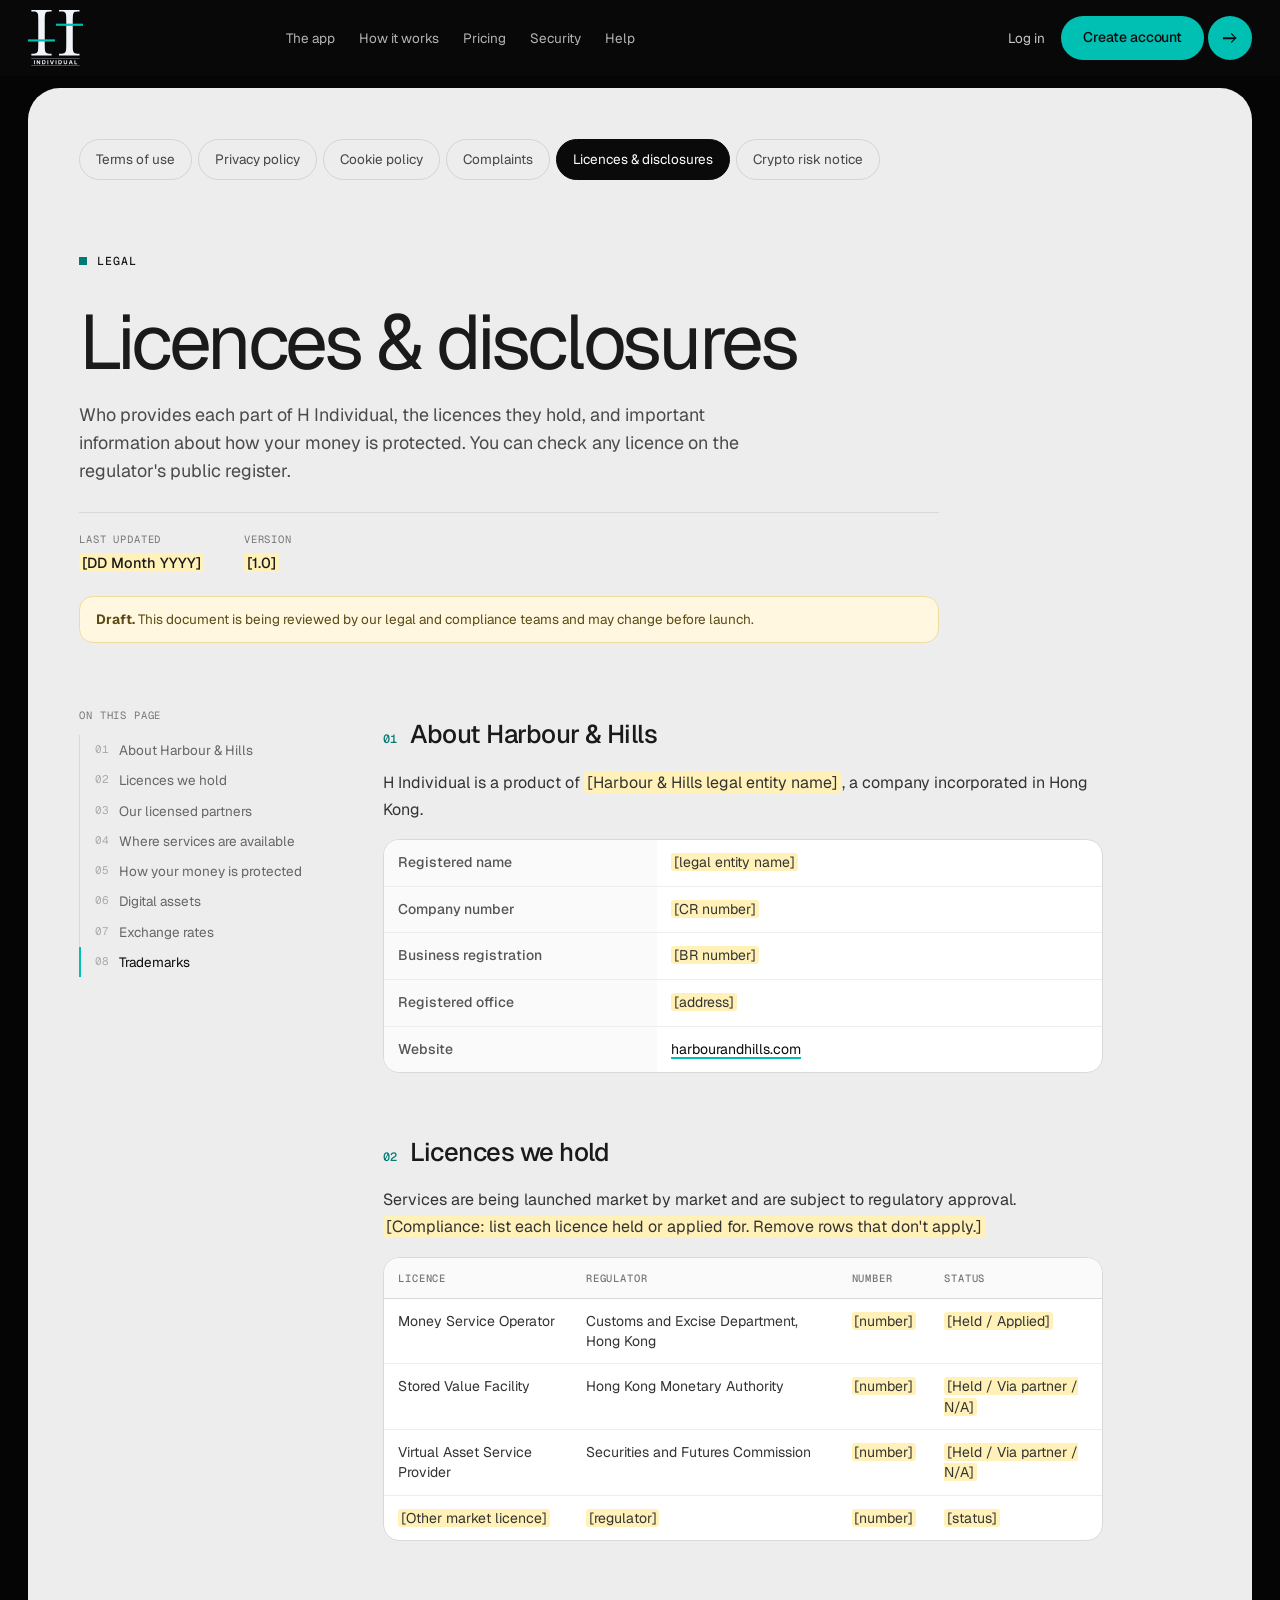
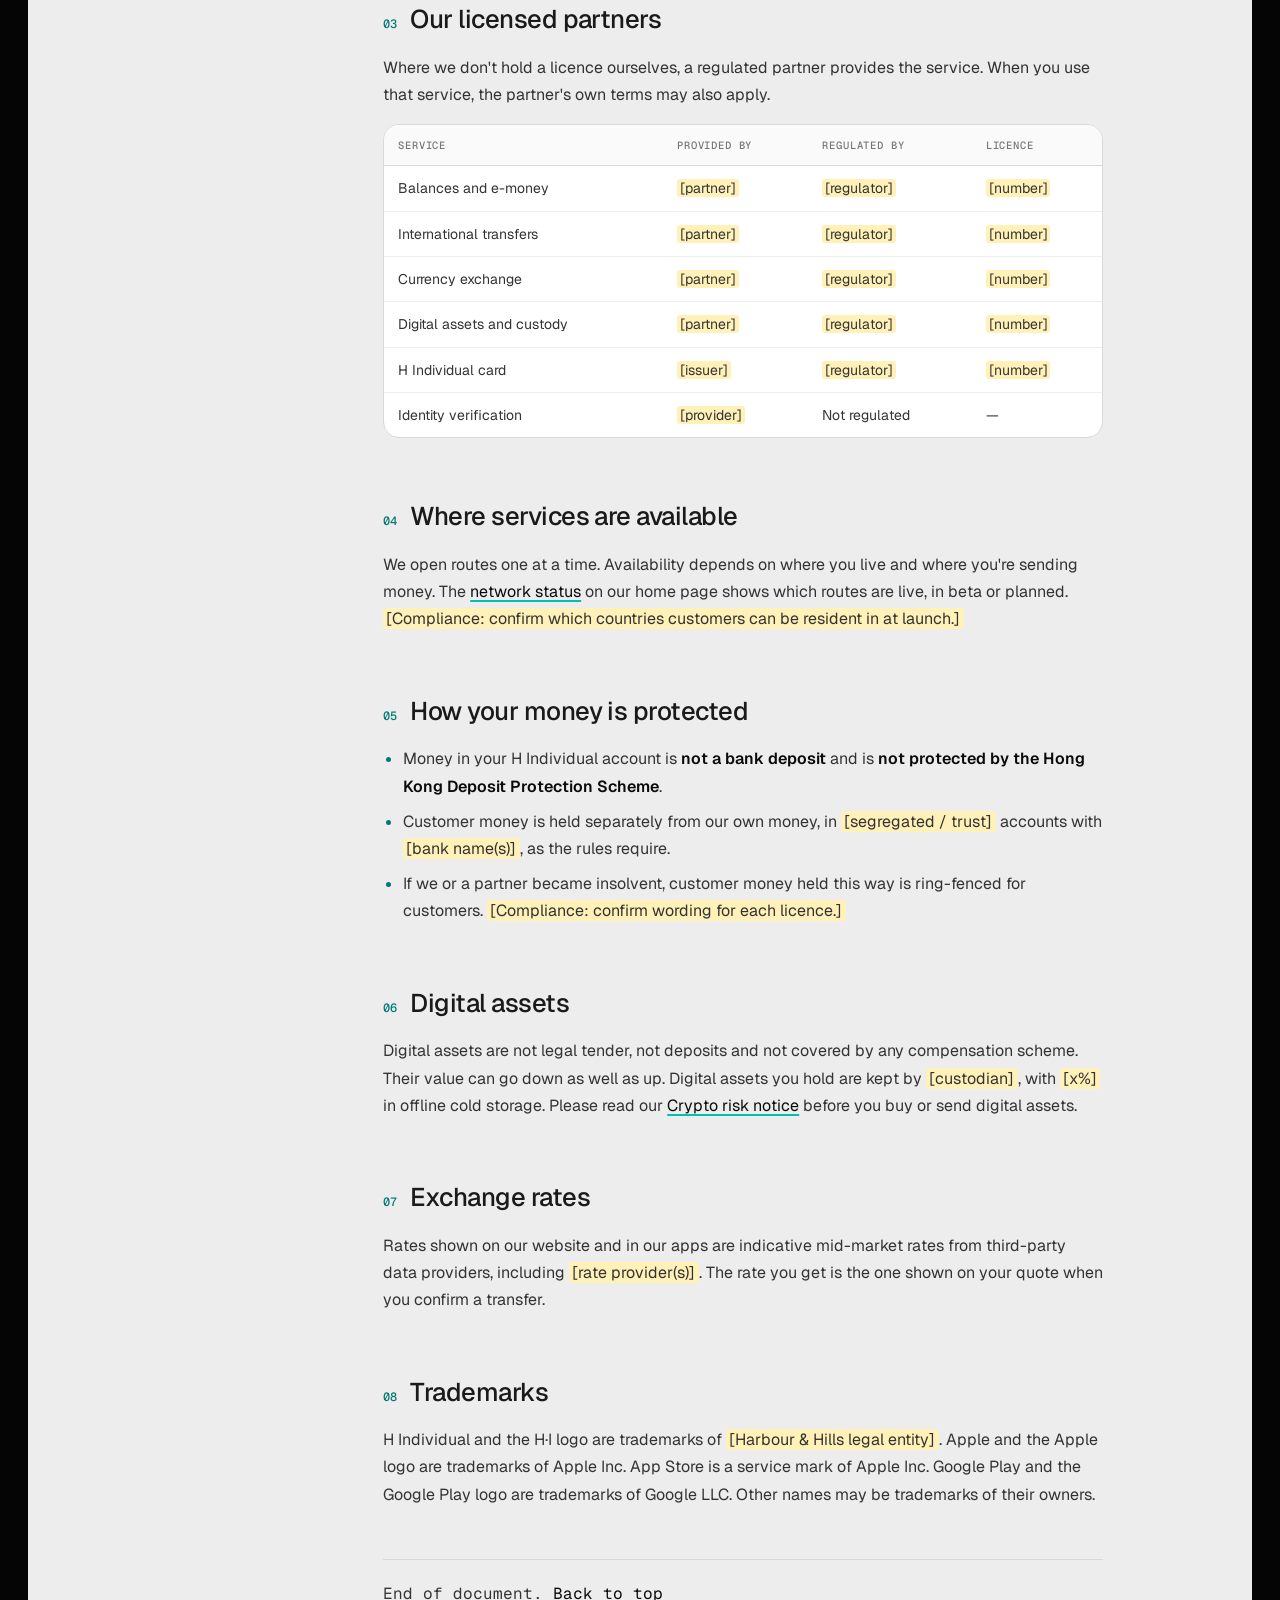
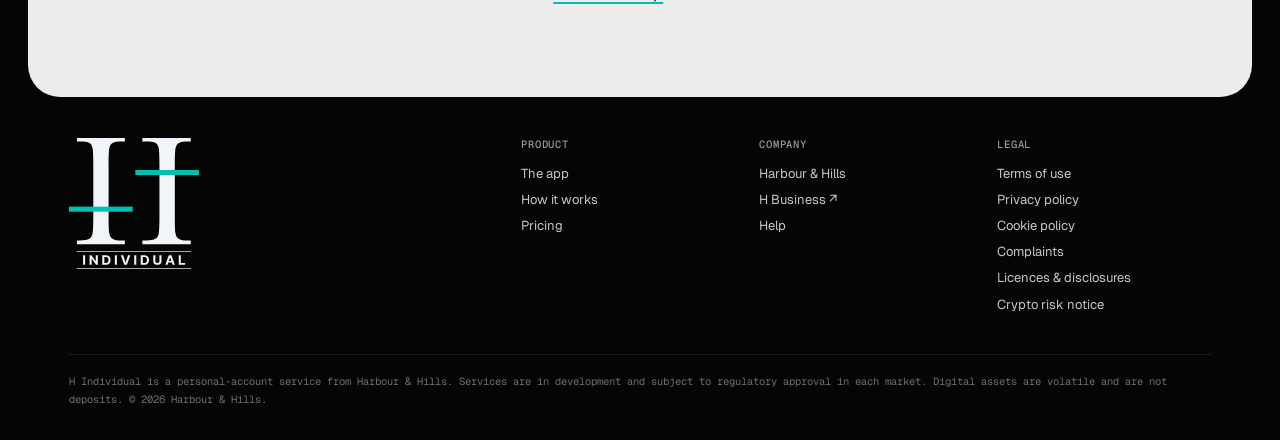
<file: disclosures.html>
<!DOCTYPE html>
<html lang="en">
<head>
<meta charset="utf-8">
<meta name="viewport" content="width=device-width, initial-scale=1">
<meta name="theme-color" content="#0a0a0a">
<title>Licences &amp; disclosures — H Individual</title>
<meta name="description" content="Who provides H Individual services, the licences they hold, and how customer money is protected.">
<link rel="preconnect" href="https://fonts.googleapis.com">
<link rel="preconnect" href="https://fonts.gstatic.com" crossorigin>
<link href="https://fonts.googleapis.com/css2?family=Geist:wght@300;400;500;600&family=Geist+Mono:wght@400;500&family=Inter:wght@400;500;600&display=swap" rel="stylesheet">
<link rel="icon" type="image/svg+xml" href="assets/mark.svg?v=3">
<link rel="stylesheet" href="assets/site.css">
<link rel="stylesheet" href="assets/legal.css">
</head>
<body class="page-legal">
<a class="skip" href="#main">Skip to content</a>

<!-- Shared site header (same as index.html). Section links point back to the landing page. -->
<header class="hdr scrolled">
  <div class="hdr__in">
    <a class="logo" href="index.html"><img src="assets/logo-light.svg?v=2" width="48" height="48" alt="H Individual home"></a>
    <nav class="hdr__nav" aria-label="Primary">
      <a href="index.html#app">The app</a><a href="index.html#how">How it works</a><a href="index.html#pricing">Pricing</a><a href="index.html#security">Security</a><a href="index.html#faq">Help</a>
    </nav>
    <div class="hdr__end">
      <a href="#" class="hdr__login">Log in</a><!-- BACKEND: link to /login once the portal exists -->
      <a href="index.html" class="pill pill--teal"><span class="pill__label">Create account</span><span class="pill__dot" aria-hidden="true"><i class="arrow"></i></span></a>
    </div>
  </div>
</header>

<main id="main" class="legal">

  <!-- ═══ LEGAL TEMPLATE ═══
       Reused for: terms, privacy, cookies, complaints, disclosures, crypto-risk.
       Per page change: <title>, meta description, active tab (aria-current), .legal__head, contents list, article body.
       <mark class="tbd"> = text Compliance / BD must confirm before launch. -->

  <nav class="legal__tabs" aria-label="Legal documents">
    <a href="terms.html">Terms of use</a>
    <a href="privacy.html">Privacy policy</a>
    <a href="cookies.html">Cookie policy</a>
    <a href="complaints.html">Complaints</a>
    <a href="disclosures.html" aria-current="page">Licences &amp; disclosures</a>
    <a href="crypto-risk.html">Crypto risk notice</a>
  </nav>

  <header class="legal__head">
    <p class="kicker">Legal</p>
    <h1>Licences &amp; disclosures</h1>
    <p class="legal__lead">Who provides each part of H Individual, the licences they hold, and important information about how your money is protected. You can check any licence on the regulator's public register.</p>
    <dl class="legal__meta">
      <div><dt>Last updated</dt><dd><mark class="tbd">[DD Month YYYY]</mark></dd></div>
      <div><dt>Version</dt><dd><mark class="tbd">[1.0]</mark></dd></div>
    </dl>
    <p class="legal__draft" role="note"><b>Draft.</b> This document is being reviewed by our legal and compliance teams and may change before launch.</p><!-- remove once approved -->
  </header>

  <div class="legal__body">
    <aside class="legal__toc">
      <details open>
        <summary>On this page</summary>
        <ol>
          <li><a href="#company">About Harbour &amp; Hills</a></li>
          <li><a href="#licences">Licences we hold</a></li>
          <li><a href="#partners">Our licensed partners</a></li>
          <li><a href="#corridors">Where services are available</a></li>
          <li><a href="#safeguarding">How your money is protected</a></li>
          <li><a href="#crypto">Digital assets</a></li>
          <li><a href="#rates">Exchange rates</a></li>
          <li><a href="#trademarks">Trademarks</a></li>
        </ol>
      </details>
    </aside>

    <article class="legal__doc">
      <section id="company">
        <h2>About Harbour &amp; Hills</h2>
        <p>H Individual is a product of <mark class="tbd">[Harbour &amp; Hills legal entity name]</mark>, a company incorporated in Hong Kong.</p>
        <div class="legal__table" role="region" aria-label="Company details" tabindex="0">
          <table class="legal__kv">
            <tbody>
              <tr><th scope="row">Registered name</th><td><mark class="tbd">[legal entity name]</mark></td></tr>
              <tr><th scope="row">Company number</th><td><mark class="tbd">[CR number]</mark></td></tr>
              <tr><th scope="row">Business registration</th><td><mark class="tbd">[BR number]</mark></td></tr>
              <tr><th scope="row">Registered office</th><td><mark class="tbd">[address]</mark></td></tr>
              <tr><th scope="row">Website</th><td><a href="https://www.harbourandhills.com/hk/index.html" target="_blank" rel="noopener">harbourandhills.com</a></td></tr>
            </tbody>
          </table>
        </div>
      </section>

      <section id="licences">
        <h2>Licences we hold</h2>
        <p>Services are being launched market by market and are subject to regulatory approval. <mark class="tbd">[Compliance: list each licence held or applied for. Remove rows that don't apply.]</mark></p>
        <div class="legal__table" role="region" aria-label="Licences we hold" tabindex="0">
          <table>
            <thead><tr><th>Licence</th><th>Regulator</th><th>Number</th><th>Status</th></tr></thead>
            <tbody>
              <tr><td>Money Service Operator</td><td>Customs and Excise Department, Hong Kong</td><td><mark class="tbd">[number]</mark></td><td><mark class="tbd">[Held / Applied]</mark></td></tr>
              <tr><td>Stored Value Facility</td><td>Hong Kong Monetary Authority</td><td><mark class="tbd">[number]</mark></td><td><mark class="tbd">[Held / Via partner / N/A]</mark></td></tr>
              <tr><td>Virtual Asset Service Provider</td><td>Securities and Futures Commission</td><td><mark class="tbd">[number]</mark></td><td><mark class="tbd">[Held / Via partner / N/A]</mark></td></tr>
              <tr><td><mark class="tbd">[Other market licence]</mark></td><td><mark class="tbd">[regulator]</mark></td><td><mark class="tbd">[number]</mark></td><td><mark class="tbd">[status]</mark></td></tr>
            </tbody>
          </table>
        </div>
      </section>

      <section id="partners">
        <h2>Our licensed partners</h2>
        <p>Where we don't hold a licence ourselves, a regulated partner provides the service. When you use that service, the partner's own terms may also apply.</p>
        <div class="legal__table" role="region" aria-label="Licensed partners" tabindex="0">
          <table>
            <thead><tr><th>Service</th><th>Provided by</th><th>Regulated by</th><th>Licence</th></tr></thead>
            <tbody>
              <tr><td>Balances and e-money</td><td><mark class="tbd">[partner]</mark></td><td><mark class="tbd">[regulator]</mark></td><td><mark class="tbd">[number]</mark></td></tr>
              <tr><td>International transfers</td><td><mark class="tbd">[partner]</mark></td><td><mark class="tbd">[regulator]</mark></td><td><mark class="tbd">[number]</mark></td></tr>
              <tr><td>Currency exchange</td><td><mark class="tbd">[partner]</mark></td><td><mark class="tbd">[regulator]</mark></td><td><mark class="tbd">[number]</mark></td></tr>
              <tr><td>Digital assets and custody</td><td><mark class="tbd">[partner]</mark></td><td><mark class="tbd">[regulator]</mark></td><td><mark class="tbd">[number]</mark></td></tr>
              <tr><td>H Individual card</td><td><mark class="tbd">[issuer]</mark></td><td><mark class="tbd">[regulator]</mark></td><td><mark class="tbd">[number]</mark></td></tr>
              <tr><td>Identity verification</td><td><mark class="tbd">[provider]</mark></td><td>Not regulated</td><td>—</td></tr>
            </tbody>
          </table>
        </div>
      </section>

      <section id="corridors">
        <h2>Where services are available</h2>
        <p>We open routes one at a time. Availability depends on where you live and where you're sending money. The <a href="index.html#network">network status</a> on our home page shows which routes are live, in beta or planned. <mark class="tbd">[Compliance: confirm which countries customers can be resident in at launch.]</mark></p>
      </section>

      <section id="safeguarding">
        <h2>How your money is protected</h2>
        <ul>
          <li>Money in your H Individual account is <strong>not a bank deposit</strong> and is <strong>not protected by the Hong Kong Deposit Protection Scheme</strong>.</li>
          <li>Customer money is held separately from our own money, in <mark class="tbd">[segregated / trust]</mark> accounts with <mark class="tbd">[bank name(s)]</mark>, as the rules require.</li>
          <li>If we or a partner became insolvent, customer money held this way is ring-fenced for customers. <mark class="tbd">[Compliance: confirm wording for each licence.]</mark></li>
        </ul>
      </section>

      <section id="crypto">
        <h2>Digital assets</h2>
        <p>Digital assets are not legal tender, not deposits and not covered by any compensation scheme. Their value can go down as well as up. Digital assets you hold are kept by <mark class="tbd">[custodian]</mark>, with <mark class="tbd">[x%]</mark> in offline cold storage. Please read our <a href="crypto-risk.html">Crypto risk notice</a> before you buy or send digital assets.</p>
      </section>

      <section id="rates">
        <h2>Exchange rates</h2>
        <p>Rates shown on our website and in our apps are indicative mid-market rates from third-party data providers, including <mark class="tbd">[rate provider(s)]</mark>. The rate you get is the one shown on your quote when you confirm a transfer.</p>
      </section>

      <section id="trademarks">
        <h2>Trademarks</h2>
        <p>H Individual and the H&middot;I logo are trademarks of <mark class="tbd">[Harbour &amp; Hills legal entity]</mark>. Apple and the Apple logo are trademarks of Apple Inc. App Store is a service mark of Apple Inc. Google Play and the Google Play logo are trademarks of Google LLC. Other names may be trademarks of their owners.</p>
      </section>

      <p class="legal__end">End of document. <a href="#main">Back to top</a></p>
    </article>
  </div>
</main>

<!-- Shared site footer (same as index.html) -->
<footer class="foot">
  <div class="foot__grid">
    <a href="index.html" class="foot__logo"><img src="assets/logo-light.svg?v=2" width="150" height="150" alt="H Individual"></a>
    <div><h3>Product</h3><a href="index.html#app">The app</a><a href="index.html#how">How it works</a><a href="index.html#pricing">Pricing</a></div>
    <div><h3>Company</h3><a href="https://www.harbourandhills.com/hk/index.html" target="_blank" rel="noopener">Harbour &amp; Hills</a><a href="https://online.harbourandhills.com/login" target="_blank" rel="noopener">H Business <span aria-hidden="true">↗</span></a><a href="index.html#faq">Help</a></div>
    <div><h3>Legal</h3><a href="terms.html">Terms of use</a><a href="privacy.html">Privacy policy</a><a href="cookies.html">Cookie policy</a><a href="complaints.html">Complaints</a><a href="disclosures.html">Licences &amp; disclosures</a><a href="crypto-risk.html">Crypto risk notice</a></div>
  </div>
  <p class="foot__legal">H Individual is a personal-account service from Harbour &amp; Hills. Services are in development and subject to regulatory approval in each market. Digital assets are volatile and are not deposits. © <span data-year></span> Harbour &amp; Hills.</p>
</footer>

<script>
// footer year + highlight the contents entry for the section being read
document.querySelector('[data-year]').textContent = new Date().getFullYear();
const toc = [...document.querySelectorAll('.legal__toc a')];
const spy = new IntersectionObserver(es => es.forEach(e => {
  if (e.isIntersecting) toc.forEach(a => a.classList.toggle('on', a.hash === '#' + e.target.id));
}), { rootMargin: '-20% 0px -70% 0px' });
document.querySelectorAll('.legal__doc section').forEach(s => spy.observe(s));
// phones: collapse the contents list by default
if (matchMedia('(max-width: 900px)').matches) document.querySelector('.legal__toc details').open = false;
</script>
</body>
</html>
</file>
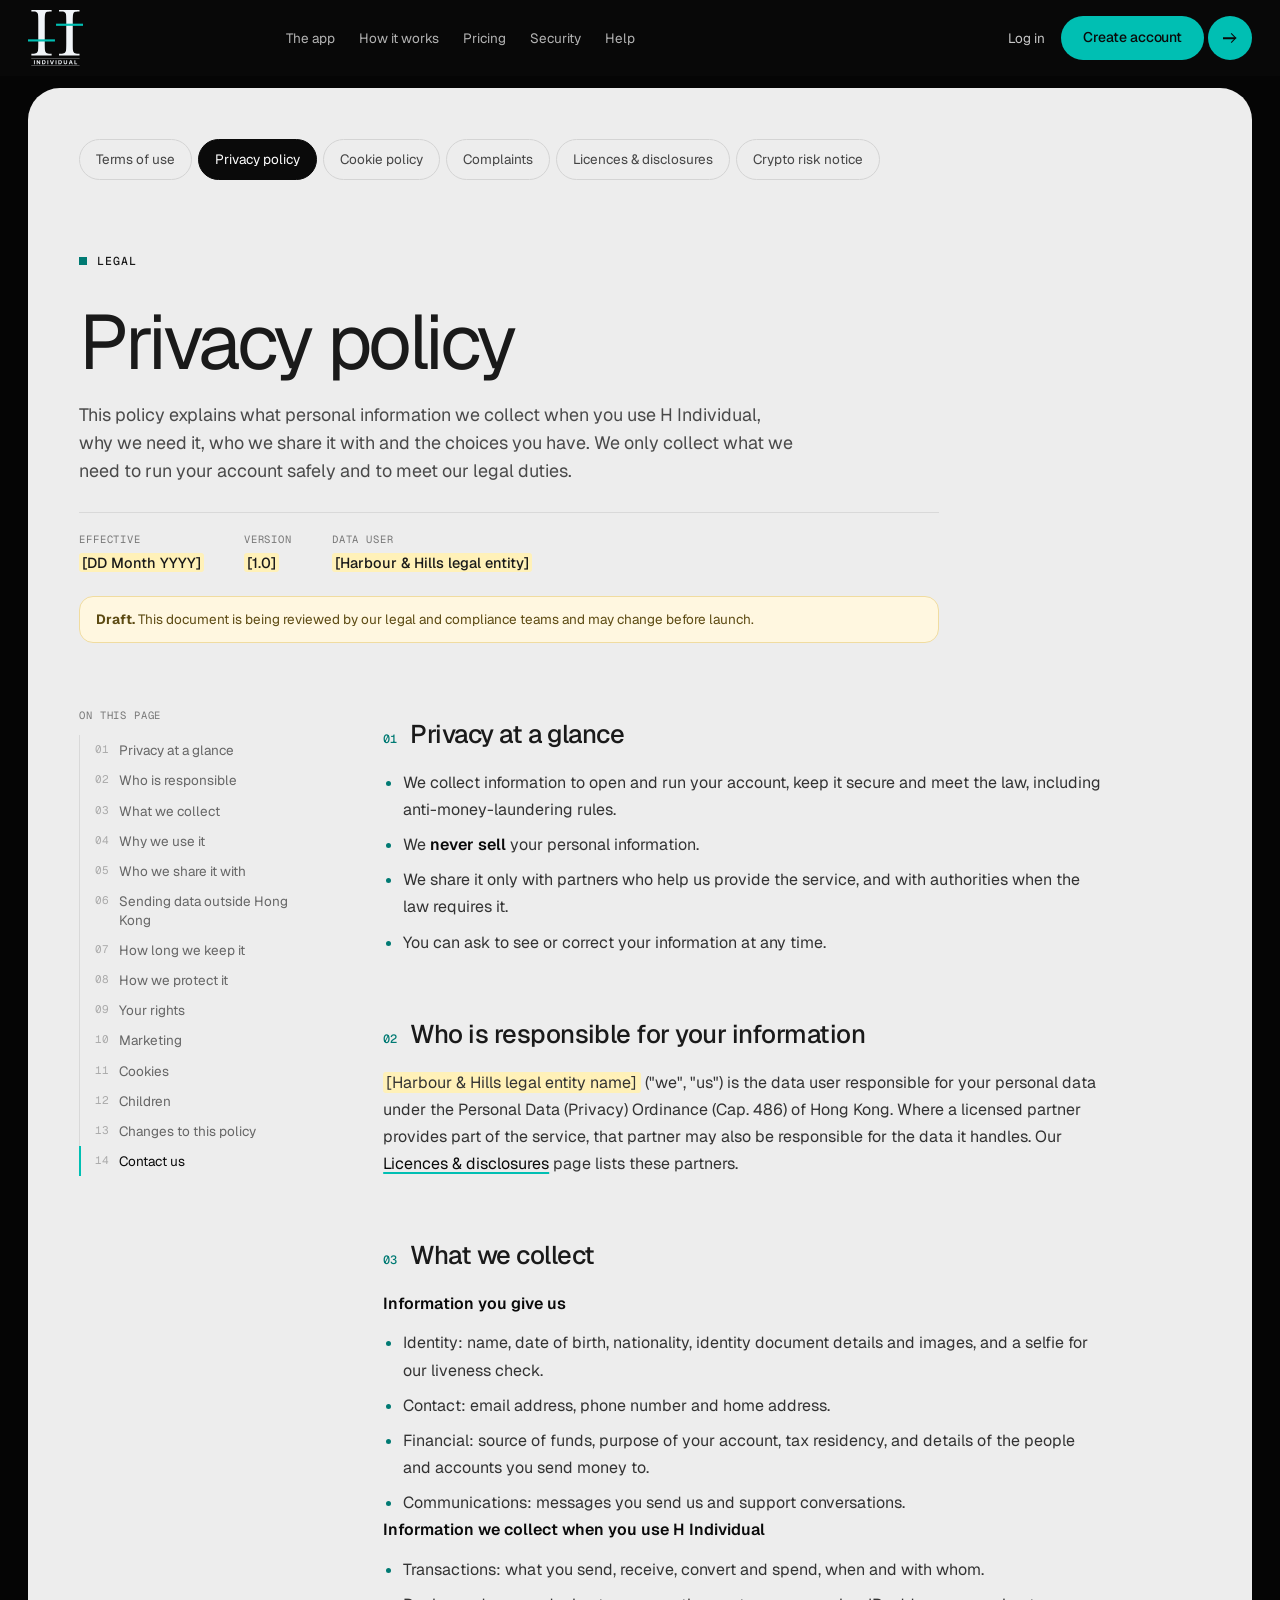
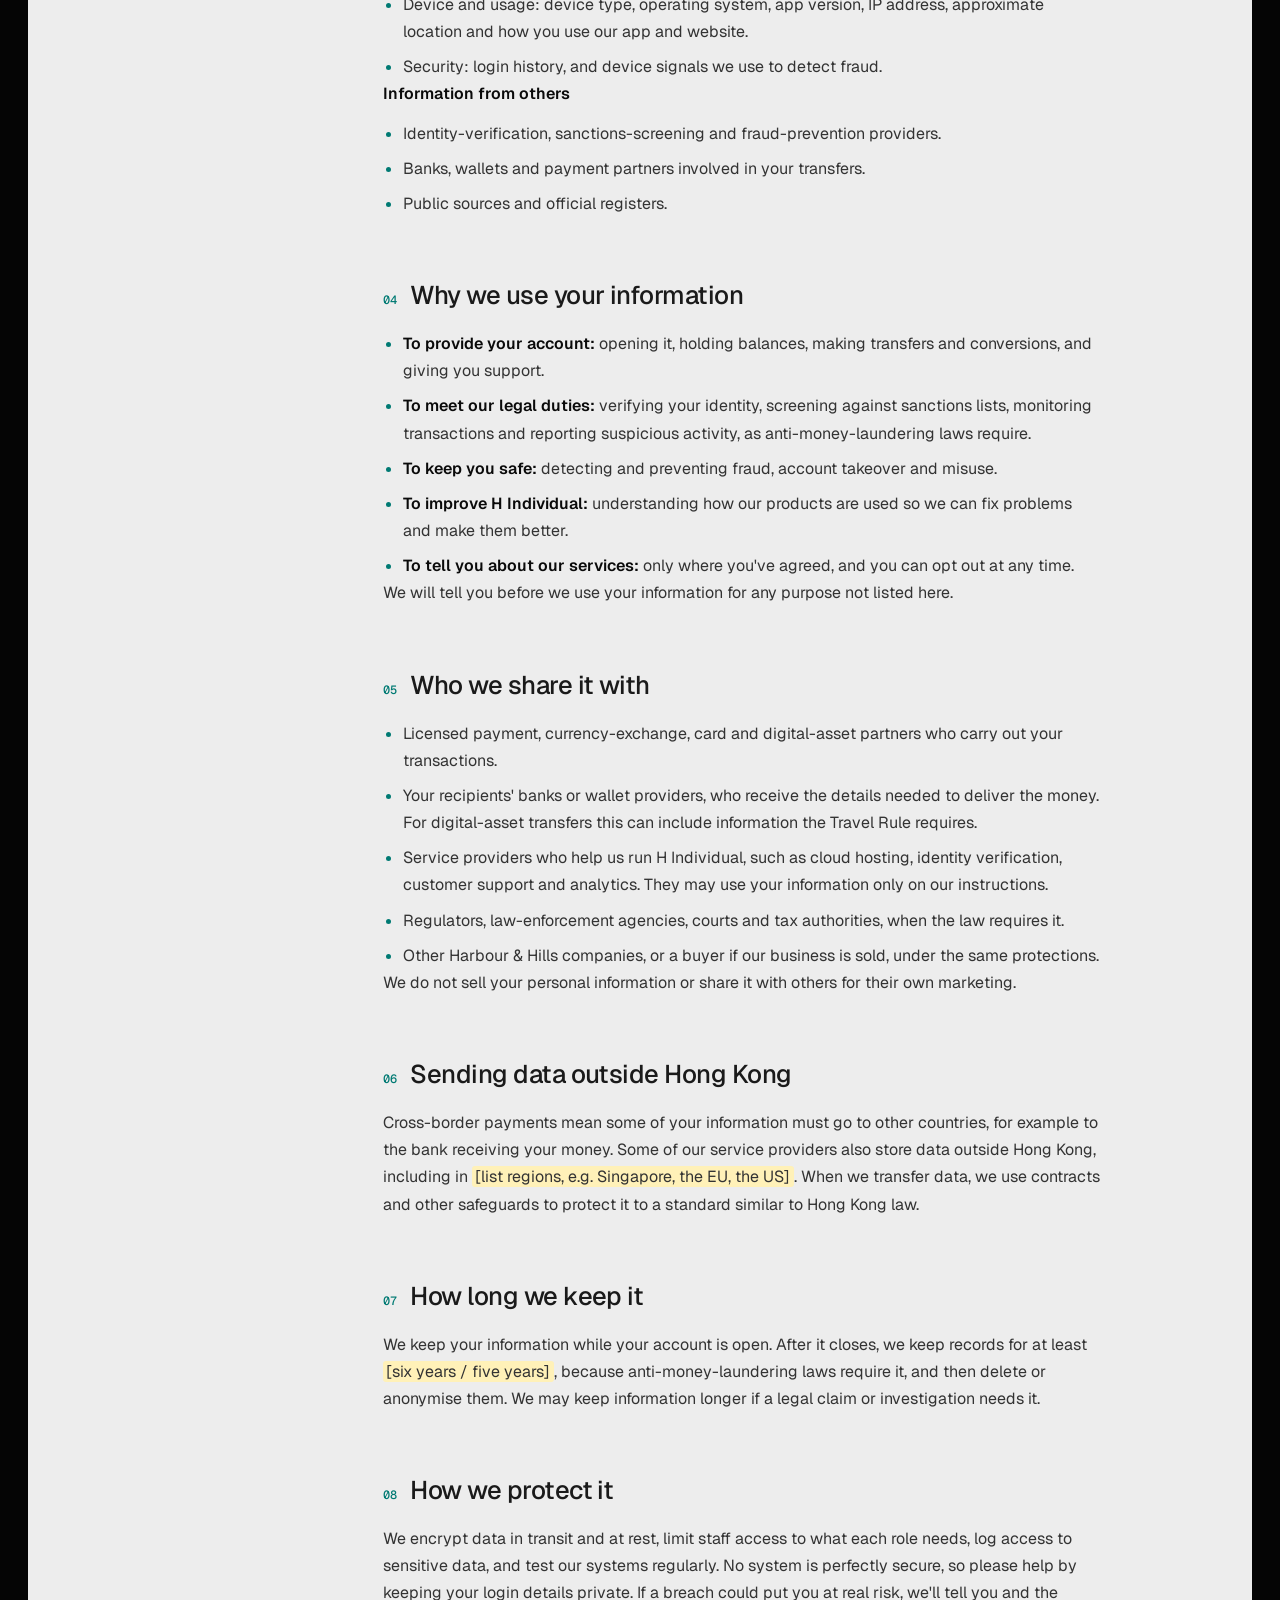
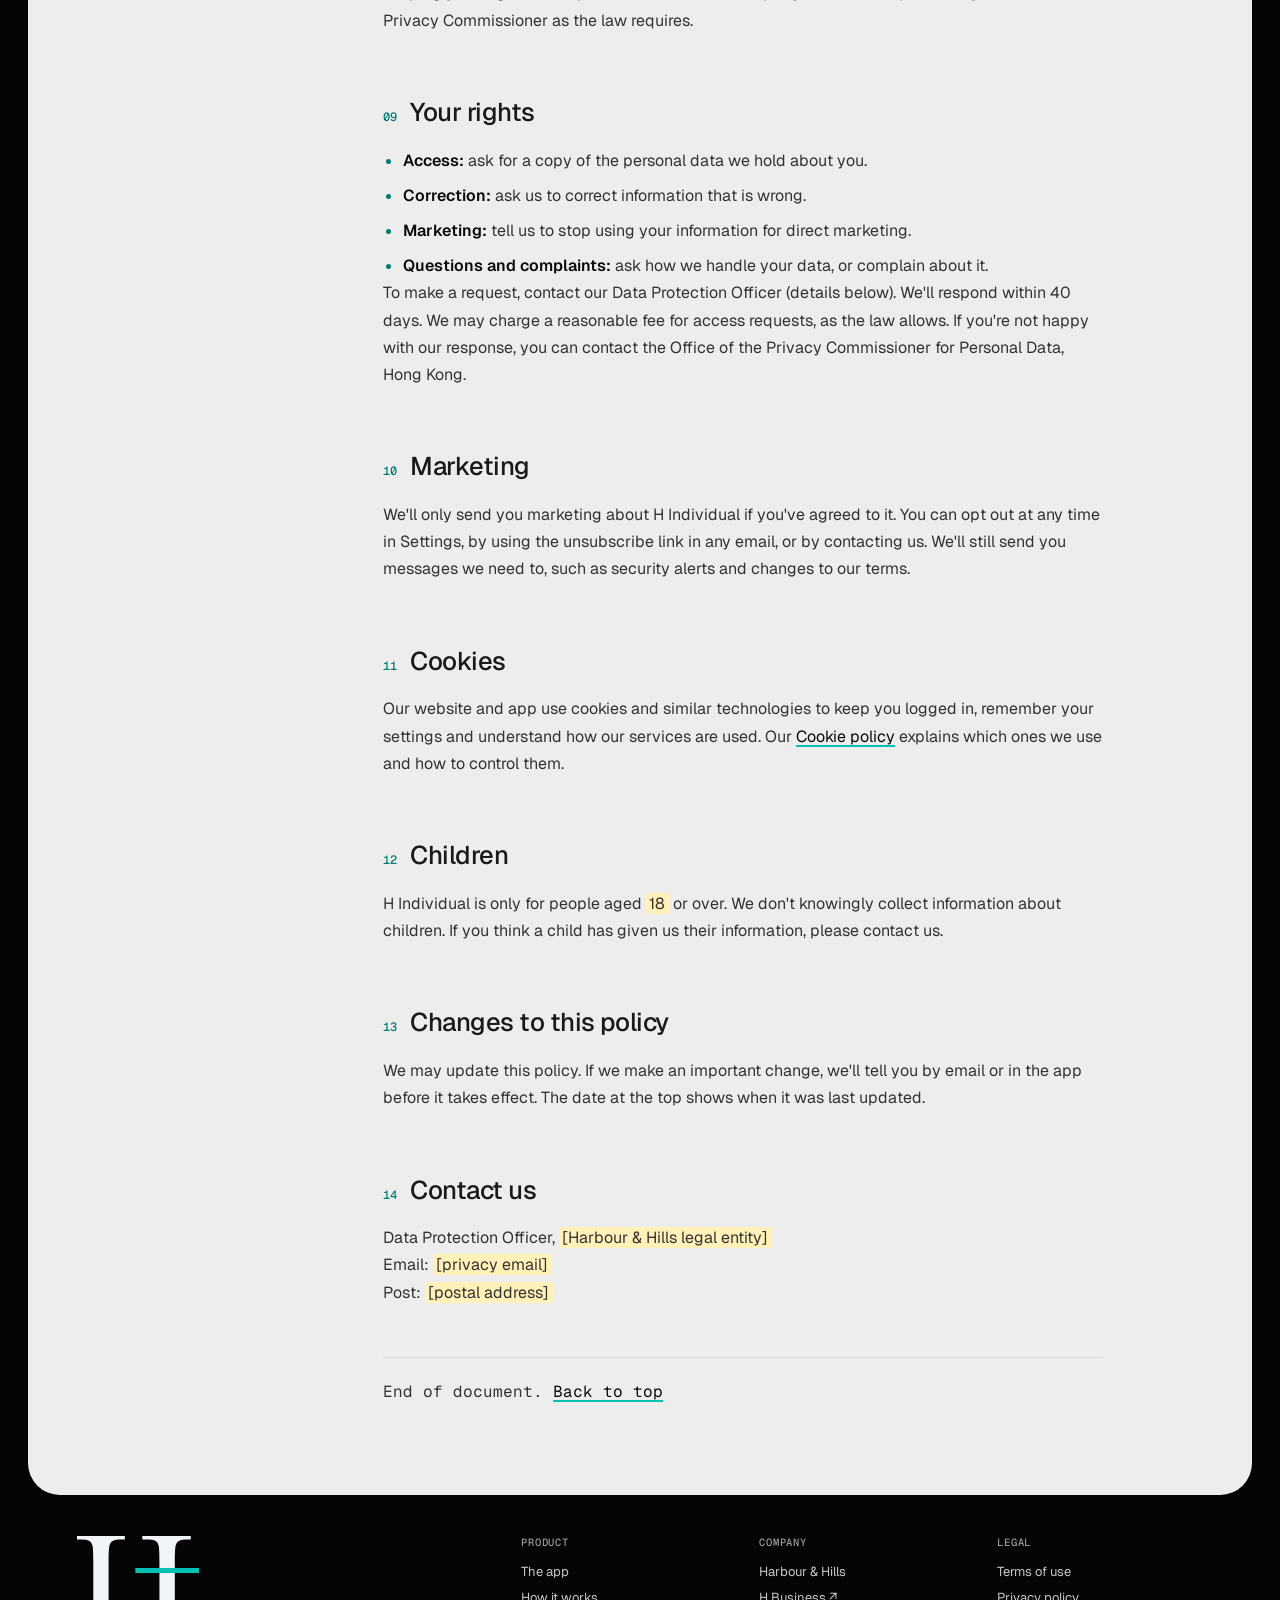
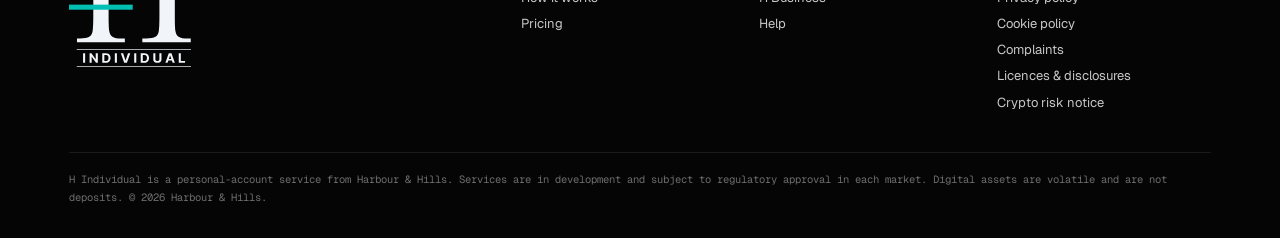
<file: privacy.html>
<!DOCTYPE html>
<html lang="en">
<head>
<meta charset="utf-8">
<meta name="viewport" content="width=device-width, initial-scale=1">
<meta name="theme-color" content="#0a0a0a">
<title>Privacy policy — H Individual</title>
<meta name="description" content="How H Individual collects, uses, shares and protects your personal information, and your rights under Hong Kong privacy law.">
<link rel="preconnect" href="https://fonts.googleapis.com">
<link rel="preconnect" href="https://fonts.gstatic.com" crossorigin>
<link href="https://fonts.googleapis.com/css2?family=Geist:wght@300;400;500;600&family=Geist+Mono:wght@400;500&family=Inter:wght@400;500;600&display=swap" rel="stylesheet">
<link rel="icon" type="image/svg+xml" href="assets/mark.svg?v=3">
<link rel="stylesheet" href="assets/site.css">
<link rel="stylesheet" href="assets/legal.css">
</head>
<body class="page-legal">
<a class="skip" href="#main">Skip to content</a>

<!-- Shared site header (same as index.html). Section links point back to the landing page. -->
<header class="hdr scrolled">
  <div class="hdr__in">
    <a class="logo" href="index.html"><img src="assets/logo-light.svg?v=2" width="48" height="48" alt="H Individual home"></a>
    <nav class="hdr__nav" aria-label="Primary">
      <a href="index.html#app">The app</a><a href="index.html#how">How it works</a><a href="index.html#pricing">Pricing</a><a href="index.html#security">Security</a><a href="index.html#faq">Help</a>
    </nav>
    <div class="hdr__end">
      <a href="#" class="hdr__login">Log in</a><!-- BACKEND: link to /login once the portal exists -->
      <a href="index.html" class="pill pill--teal"><span class="pill__label">Create account</span><span class="pill__dot" aria-hidden="true"><i class="arrow"></i></span></a>
    </div>
  </div>
</header>

<main id="main" class="legal">

  <!-- ═══ LEGAL TEMPLATE ═══
       Reused for: terms, privacy, cookies, complaints, disclosures, crypto-risk.
       Per page change: <title>, meta description, active tab (aria-current), .legal__head, contents list, article body.
       <mark class="tbd"> = text Compliance / BD must confirm before launch. -->

  <nav class="legal__tabs" aria-label="Legal documents">
    <a href="terms.html">Terms of use</a>
    <a href="privacy.html" aria-current="page">Privacy policy</a>
    <a href="cookies.html">Cookie policy</a>
    <a href="complaints.html">Complaints</a>
    <a href="disclosures.html">Licences &amp; disclosures</a>
    <a href="crypto-risk.html">Crypto risk notice</a>
  </nav>

  <header class="legal__head">
    <p class="kicker">Legal</p>
    <h1>Privacy policy</h1>
    <p class="legal__lead">This policy explains what personal information we collect when you use H Individual, why we need it, who we share it with and the choices you have. We only collect what we need to run your account safely and to meet our legal duties.</p>
    <dl class="legal__meta">
      <div><dt>Effective</dt><dd><mark class="tbd">[DD Month YYYY]</mark></dd></div>
      <div><dt>Version</dt><dd><mark class="tbd">[1.0]</mark></dd></div>
      <div><dt>Data user</dt><dd><mark class="tbd">[Harbour &amp; Hills legal entity]</mark></dd></div>
    </dl>
    <p class="legal__draft" role="note"><b>Draft.</b> This document is being reviewed by our legal and compliance teams and may change before launch.</p><!-- remove once approved -->
  </header>

  <div class="legal__body">
    <aside class="legal__toc">
      <details open>
        <summary>On this page</summary>
        <ol>
          <li><a href="#summary">Privacy at a glance</a></li>
          <li><a href="#who">Who is responsible</a></li>
          <li><a href="#collect">What we collect</a></li>
          <li><a href="#why">Why we use it</a></li>
          <li><a href="#share">Who we share it with</a></li>
          <li><a href="#transfers">Sending data outside Hong Kong</a></li>
          <li><a href="#keep">How long we keep it</a></li>
          <li><a href="#security">How we protect it</a></li>
          <li><a href="#rights">Your rights</a></li>
          <li><a href="#marketing">Marketing</a></li>
          <li><a href="#cookies">Cookies</a></li>
          <li><a href="#children">Children</a></li>
          <li><a href="#changes">Changes to this policy</a></li>
          <li><a href="#contact">Contact us</a></li>
        </ol>
      </details>
    </aside>

    <article class="legal__doc">
      <section id="summary">
        <h2>Privacy at a glance</h2>
        <ul>
          <li>We collect information to open and run your account, keep it secure and meet the law, including anti-money-laundering rules.</li>
          <li>We <strong>never sell</strong> your personal information.</li>
          <li>We share it only with partners who help us provide the service, and with authorities when the law requires it.</li>
          <li>You can ask to see or correct your information at any time.</li>
        </ul>
      </section>

      <section id="who">
        <h2>Who is responsible for your information</h2>
        <p><mark class="tbd">[Harbour &amp; Hills legal entity name]</mark> ("we", "us") is the data user responsible for your personal data under the Personal Data (Privacy) Ordinance (Cap. 486) of Hong Kong. Where a licensed partner provides part of the service, that partner may also be responsible for the data it handles. Our <a href="disclosures.html">Licences &amp; disclosures</a> page lists these partners.</p>
      </section>

      <section id="collect">
        <h2>What we collect</h2>
        <p><strong>Information you give us</strong></p>
        <ul>
          <li>Identity: name, date of birth, nationality, identity document details and images, and a selfie for our liveness check.</li>
          <li>Contact: email address, phone number and home address.</li>
          <li>Financial: source of funds, purpose of your account, tax residency, and details of the people and accounts you send money to.</li>
          <li>Communications: messages you send us and support conversations.</li>
        </ul>
        <p><strong>Information we collect when you use H Individual</strong></p>
        <ul>
          <li>Transactions: what you send, receive, convert and spend, when and with whom.</li>
          <li>Device and usage: device type, operating system, app version, IP address, approximate location and how you use our app and website.</li>
          <li>Security: login history, and device signals we use to detect fraud.</li>
        </ul>
        <p><strong>Information from others</strong></p>
        <ul>
          <li>Identity-verification, sanctions-screening and fraud-prevention providers.</li>
          <li>Banks, wallets and payment partners involved in your transfers.</li>
          <li>Public sources and official registers.</li>
        </ul>
      </section>

      <section id="why">
        <h2>Why we use your information</h2>
        <ul>
          <li><strong>To provide your account:</strong> opening it, holding balances, making transfers and conversions, and giving you support.</li>
          <li><strong>To meet our legal duties:</strong> verifying your identity, screening against sanctions lists, monitoring transactions and reporting suspicious activity, as anti-money-laundering laws require.</li>
          <li><strong>To keep you safe:</strong> detecting and preventing fraud, account takeover and misuse.</li>
          <li><strong>To improve H Individual:</strong> understanding how our products are used so we can fix problems and make them better.</li>
          <li><strong>To tell you about our services:</strong> only where you've agreed, and you can opt out at any time.</li>
        </ul>
        <p>We will tell you before we use your information for any purpose not listed here.</p>
      </section>

      <section id="share">
        <h2>Who we share it with</h2>
        <ul>
          <li>Licensed payment, currency-exchange, card and digital-asset partners who carry out your transactions.</li>
          <li>Your recipients' banks or wallet providers, who receive the details needed to deliver the money. For digital-asset transfers this can include information the Travel Rule requires.</li>
          <li>Service providers who help us run H Individual, such as cloud hosting, identity verification, customer support and analytics. They may use your information only on our instructions.</li>
          <li>Regulators, law-enforcement agencies, courts and tax authorities, when the law requires it.</li>
          <li>Other Harbour &amp; Hills companies, or a buyer if our business is sold, under the same protections.</li>
        </ul>
        <p>We do not sell your personal information or share it with others for their own marketing.</p>
      </section>

      <section id="transfers">
        <h2>Sending data outside Hong Kong</h2>
        <p>Cross-border payments mean some of your information must go to other countries, for example to the bank receiving your money. Some of our service providers also store data outside Hong Kong, including in <mark class="tbd">[list regions, e.g. Singapore, the EU, the US]</mark>. When we transfer data, we use contracts and other safeguards to protect it to a standard similar to Hong Kong law.</p>
      </section>

      <section id="keep">
        <h2>How long we keep it</h2>
        <p>We keep your information while your account is open. After it closes, we keep records for at least <mark class="tbd">[six years / five years]</mark>, because anti-money-laundering laws require it, and then delete or anonymise them. We may keep information longer if a legal claim or investigation needs it.</p>
      </section>

      <section id="security">
        <h2>How we protect it</h2>
        <p>We encrypt data in transit and at rest, limit staff access to what each role needs, log access to sensitive data, and test our systems regularly. No system is perfectly secure, so please help by keeping your login details private. If a breach could put you at real risk, we'll tell you and the Privacy Commissioner as the law requires.</p>
      </section>

      <section id="rights">
        <h2>Your rights</h2>
        <ul>
          <li><strong>Access:</strong> ask for a copy of the personal data we hold about you.</li>
          <li><strong>Correction:</strong> ask us to correct information that is wrong.</li>
          <li><strong>Marketing:</strong> tell us to stop using your information for direct marketing.</li>
          <li><strong>Questions and complaints:</strong> ask how we handle your data, or complain about it.</li>
        </ul>
        <p>To make a request, contact our Data Protection Officer (details below). We'll respond within 40 days. We may charge a reasonable fee for access requests, as the law allows. If you're not happy with our response, you can contact the Office of the Privacy Commissioner for Personal Data, Hong Kong.</p>
      </section>

      <section id="marketing">
        <h2>Marketing</h2>
        <p>We'll only send you marketing about H Individual if you've agreed to it. You can opt out at any time in Settings, by using the unsubscribe link in any email, or by contacting us. We'll still send you messages we need to, such as security alerts and changes to our terms.</p>
      </section>

      <section id="cookies">
        <h2>Cookies</h2>
        <p>Our website and app use cookies and similar technologies to keep you logged in, remember your settings and understand how our services are used. Our <a href="cookies.html">Cookie policy</a> explains which ones we use and how to control them.</p>
      </section>

      <section id="children">
        <h2>Children</h2>
        <p>H Individual is only for people aged <mark class="tbd">18</mark> or over. We don't knowingly collect information about children. If you think a child has given us their information, please contact us.</p>
      </section>

      <section id="changes">
        <h2>Changes to this policy</h2>
        <p>We may update this policy. If we make an important change, we'll tell you by email or in the app before it takes effect. The date at the top shows when it was last updated.</p>
      </section>

      <section id="contact">
        <h2>Contact us</h2>
        <p>Data Protection Officer, <mark class="tbd">[Harbour &amp; Hills legal entity]</mark><br>Email: <mark class="tbd">[privacy email]</mark><br>Post: <mark class="tbd">[postal address]</mark></p>
      </section>

      <p class="legal__end">End of document. <a href="#main">Back to top</a></p>
    </article>
  </div>
</main>

<!-- Shared site footer (same as index.html) -->
<footer class="foot">
  <div class="foot__grid">
    <a href="index.html" class="foot__logo"><img src="assets/logo-light.svg?v=2" width="150" height="150" alt="H Individual"></a>
    <div><h3>Product</h3><a href="index.html#app">The app</a><a href="index.html#how">How it works</a><a href="index.html#pricing">Pricing</a></div>
    <div><h3>Company</h3><a href="https://www.harbourandhills.com/hk/index.html" target="_blank" rel="noopener">Harbour &amp; Hills</a><a href="https://online.harbourandhills.com/login" target="_blank" rel="noopener">H Business <span aria-hidden="true">↗</span></a><a href="index.html#faq">Help</a></div>
    <div><h3>Legal</h3><a href="terms.html">Terms of use</a><a href="privacy.html">Privacy policy</a><a href="cookies.html">Cookie policy</a><a href="complaints.html">Complaints</a><a href="disclosures.html">Licences &amp; disclosures</a><a href="crypto-risk.html">Crypto risk notice</a></div>
  </div>
  <p class="foot__legal">H Individual is a personal-account service from Harbour &amp; Hills. Services are in development and subject to regulatory approval in each market. Digital assets are volatile and are not deposits. © <span data-year></span> Harbour &amp; Hills.</p>
</footer>

<script>
// footer year + highlight the contents entry for the section being read
document.querySelector('[data-year]').textContent = new Date().getFullYear();
const toc = [...document.querySelectorAll('.legal__toc a')];
const spy = new IntersectionObserver(es => es.forEach(e => {
  if (e.isIntersecting) toc.forEach(a => a.classList.toggle('on', a.hash === '#' + e.target.id));
}), { rootMargin: '-20% 0px -70% 0px' });
document.querySelectorAll('.legal__doc section').forEach(s => spy.observe(s));
// phones: collapse the contents list by default
if (matchMedia('(max-width: 900px)').matches) document.querySelector('.legal__toc details').open = false;
</script>
</body>
</html>
</file>
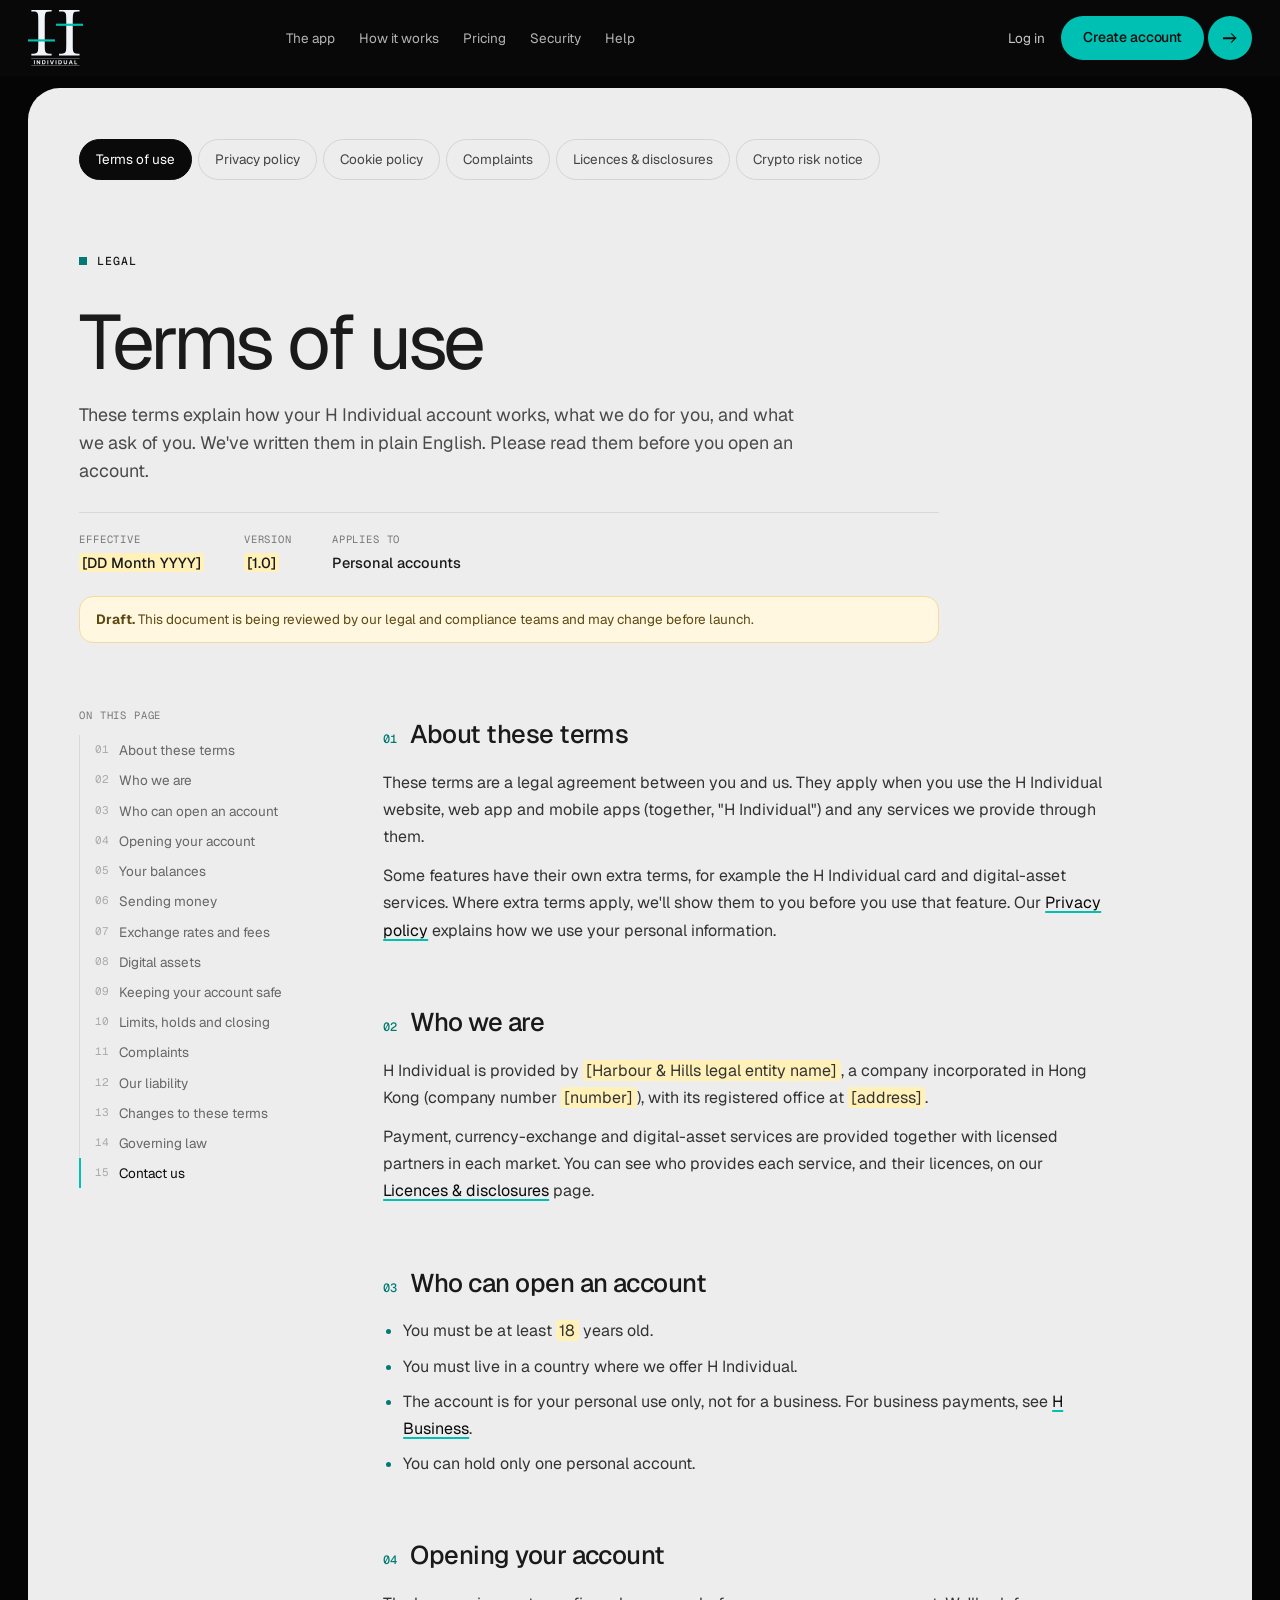
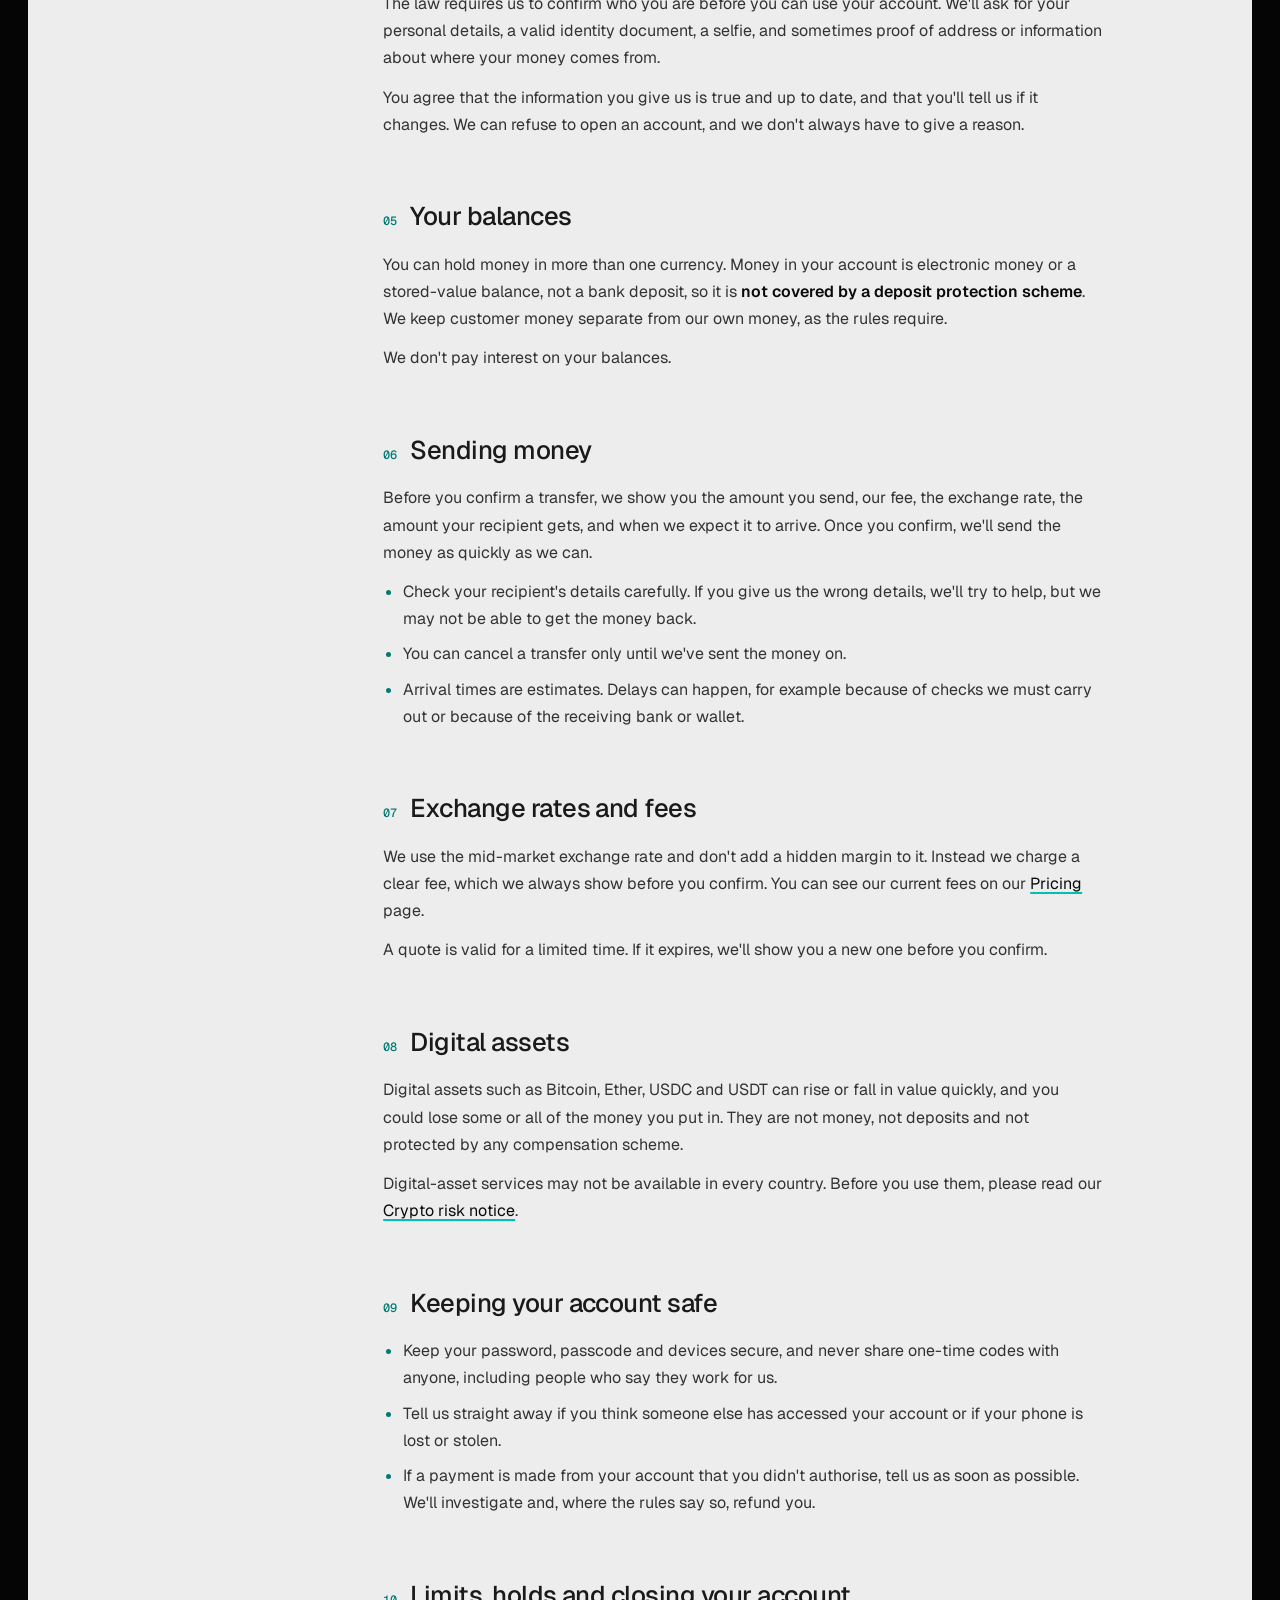
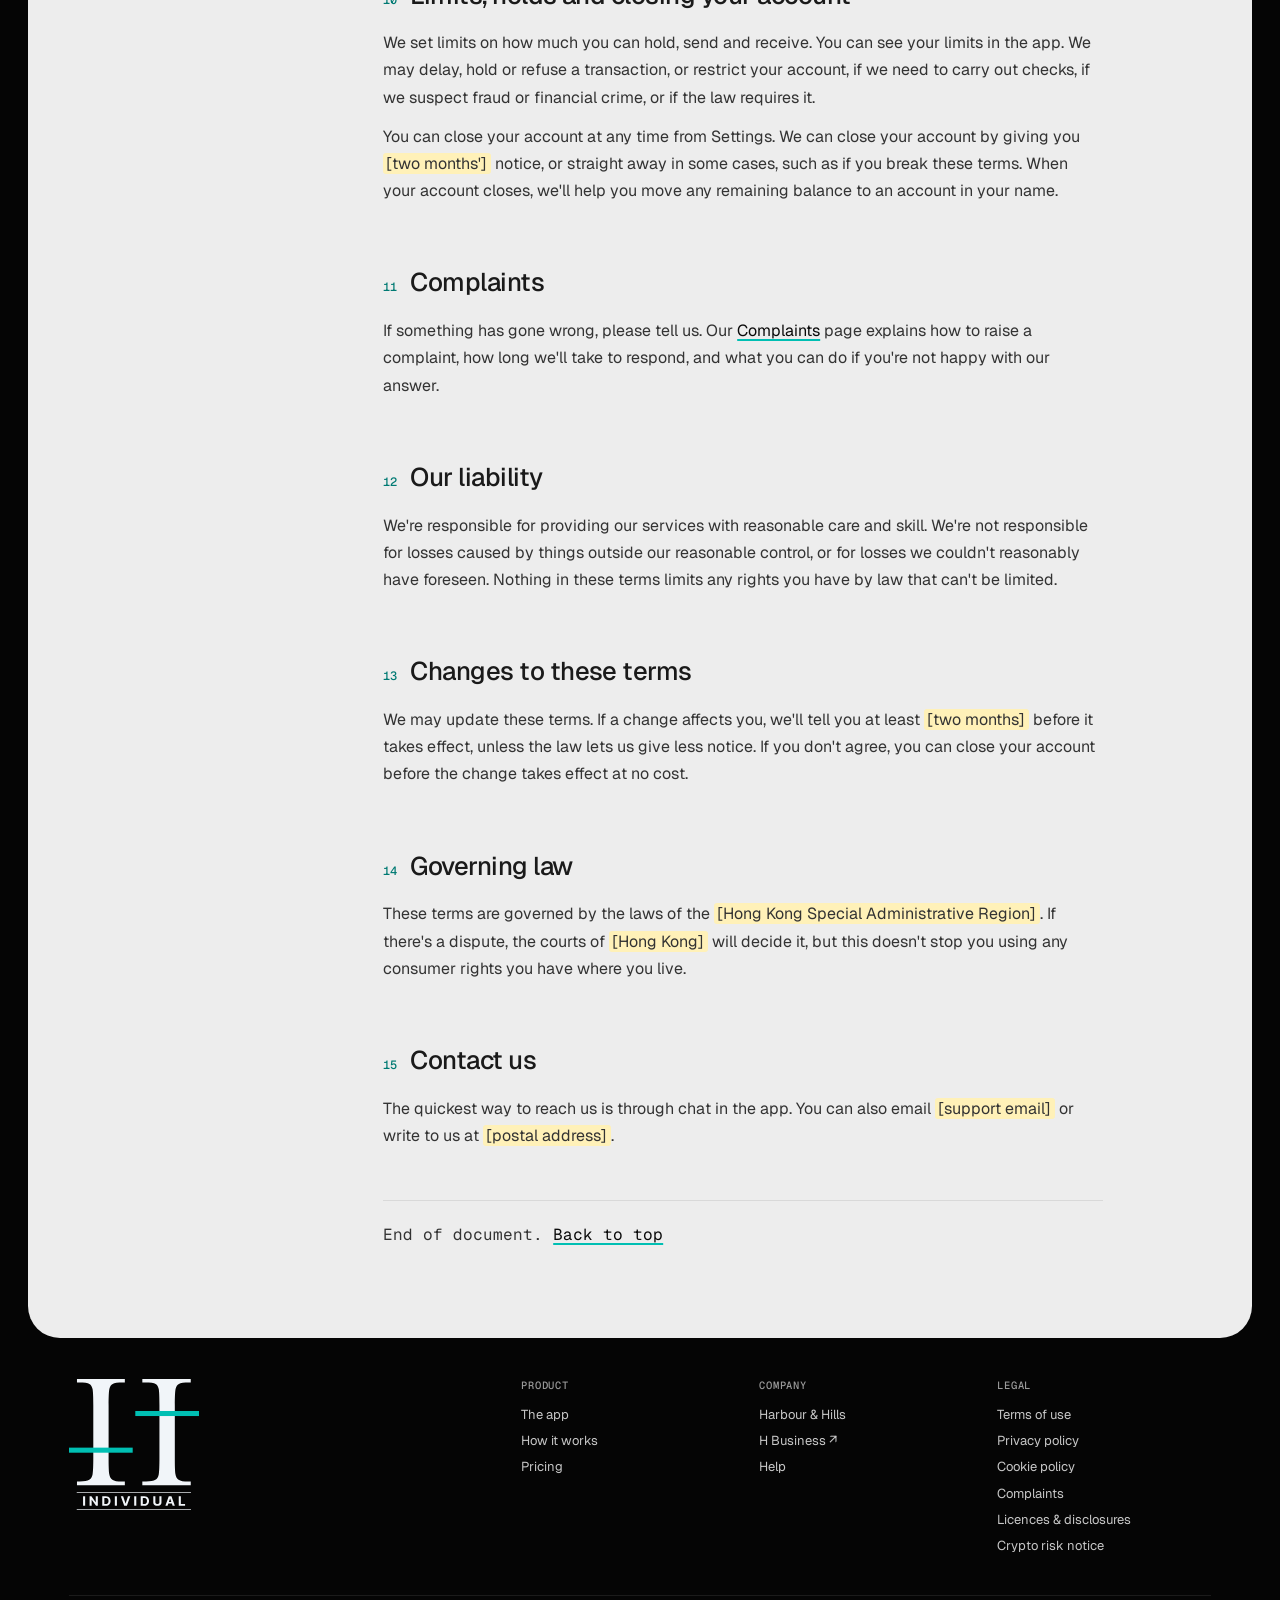
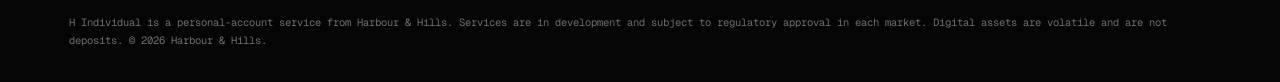
<file: terms.html>
<!DOCTYPE html>
<html lang="en">
<head>
<meta charset="utf-8">
<meta name="viewport" content="width=device-width, initial-scale=1">
<meta name="theme-color" content="#0a0a0a">
<title>Terms of use — H Individual</title>
<meta name="description" content="The terms that apply when you open and use an H Individual account from Harbour &amp; Hills.">
<link rel="preconnect" href="https://fonts.googleapis.com">
<link rel="preconnect" href="https://fonts.gstatic.com" crossorigin>
<link href="https://fonts.googleapis.com/css2?family=Geist:wght@300;400;500;600&family=Geist+Mono:wght@400;500&family=Inter:wght@400;500;600&display=swap" rel="stylesheet">
<link rel="icon" type="image/svg+xml" href="assets/mark.svg?v=3">
<link rel="stylesheet" href="assets/site.css">
<link rel="stylesheet" href="assets/legal.css">
</head>
<body class="page-legal">
<a class="skip" href="#main">Skip to content</a>

<!-- Shared site header (same as index.html). Section links point back to the landing page. -->
<header class="hdr scrolled">
  <div class="hdr__in">
    <a class="logo" href="index.html"><img src="assets/logo-light.svg?v=2" width="48" height="48" alt="H Individual home"></a>
    <nav class="hdr__nav" aria-label="Primary">
      <a href="index.html#app">The app</a><a href="index.html#how">How it works</a><a href="index.html#pricing">Pricing</a><a href="index.html#security">Security</a><a href="index.html#faq">Help</a>
    </nav>
    <div class="hdr__end">
      <a href="#" class="hdr__login">Log in</a><!-- BACKEND: link to /login once the portal exists -->
      <a href="index.html" class="pill pill--teal"><span class="pill__label">Create account</span><span class="pill__dot" aria-hidden="true"><i class="arrow"></i></span></a>
    </div>
  </div>
</header>

<main id="main" class="legal">

  <!-- ═══ LEGAL TEMPLATE ═══
       Reused for: terms, privacy, cookies, complaints, disclosures, crypto-risk.
       Per page change: <title>, meta description, active tab (aria-current), .legal__head, contents list, article body.
       <mark class="tbd"> = text Compliance / BD must confirm before launch. -->

  <nav class="legal__tabs" aria-label="Legal documents">
    <a href="terms.html" aria-current="page">Terms of use</a>
    <a href="privacy.html">Privacy policy</a>
    <a href="cookies.html">Cookie policy</a>
    <a href="complaints.html">Complaints</a>
    <a href="disclosures.html">Licences &amp; disclosures</a>
    <a href="crypto-risk.html">Crypto risk notice</a>
  </nav>

  <header class="legal__head">
    <p class="kicker">Legal</p>
    <h1>Terms of use</h1>
    <p class="legal__lead">These terms explain how your H Individual account works, what we do for you, and what we ask of you. We've written them in plain English. Please read them before you open an account.</p>
    <dl class="legal__meta">
      <div><dt>Effective</dt><dd><mark class="tbd">[DD Month YYYY]</mark></dd></div>
      <div><dt>Version</dt><dd><mark class="tbd">[1.0]</mark></dd></div>
      <div><dt>Applies to</dt><dd>Personal accounts</dd></div>
    </dl>
    <p class="legal__draft" role="note"><b>Draft.</b> This document is being reviewed by our legal and compliance teams and may change before launch.</p><!-- remove once approved -->
  </header>

  <div class="legal__body">
    <aside class="legal__toc">
      <details open>
        <summary>On this page</summary>
        <ol>
          <li><a href="#about">About these terms</a></li>
          <li><a href="#who">Who we are</a></li>
          <li><a href="#eligibility">Who can open an account</a></li>
          <li><a href="#opening">Opening your account</a></li>
          <li><a href="#balances">Your balances</a></li>
          <li><a href="#sending">Sending money</a></li>
          <li><a href="#rates">Exchange rates and fees</a></li>
          <li><a href="#crypto">Digital assets</a></li>
          <li><a href="#security">Keeping your account safe</a></li>
          <li><a href="#limits">Limits, holds and closing</a></li>
          <li><a href="#complaints">Complaints</a></li>
          <li><a href="#liability">Our liability</a></li>
          <li><a href="#changes">Changes to these terms</a></li>
          <li><a href="#law">Governing law</a></li>
          <li><a href="#contact">Contact us</a></li>
        </ol>
      </details>
    </aside>

    <article class="legal__doc">
      <section id="about">
        <h2>About these terms</h2>
        <p>These terms are a legal agreement between you and us. They apply when you use the H Individual website, web app and mobile apps (together, "H Individual") and any services we provide through them.</p>
        <p>Some features have their own extra terms, for example the H Individual card and digital-asset services. Where extra terms apply, we'll show them to you before you use that feature. Our <a href="privacy.html">Privacy policy</a> explains how we use your personal information.</p>
      </section>

      <section id="who">
        <h2>Who we are</h2>
        <p>H Individual is provided by <mark class="tbd">[Harbour &amp; Hills legal entity name]</mark>, a company incorporated in Hong Kong (company number <mark class="tbd">[number]</mark>), with its registered office at <mark class="tbd">[address]</mark>.</p>
        <p>Payment, currency-exchange and digital-asset services are provided together with licensed partners in each market. You can see who provides each service, and their licences, on our <a href="disclosures.html">Licences &amp; disclosures</a> page.</p>
      </section>

      <section id="eligibility">
        <h2>Who can open an account</h2>
        <ul>
          <li>You must be at least <mark class="tbd">18</mark> years old.</li>
          <li>You must live in a country where we offer H Individual.</li>
          <li>The account is for your personal use only, not for a business. For business payments, see <a href="https://online.harbourandhills.com/login" target="_blank" rel="noopener">H Business</a>.</li>
          <li>You can hold only one personal account.</li>
        </ul>
      </section>

      <section id="opening">
        <h2>Opening your account</h2>
        <p>The law requires us to confirm who you are before you can use your account. We'll ask for your personal details, a valid identity document, a selfie, and sometimes proof of address or information about where your money comes from.</p>
        <p>You agree that the information you give us is true and up to date, and that you'll tell us if it changes. We can refuse to open an account, and we don't always have to give a reason.</p>
      </section>

      <section id="balances">
        <h2>Your balances</h2>
        <p>You can hold money in more than one currency. Money in your account is electronic money or a stored-value balance, not a bank deposit, so it is <strong>not covered by a deposit protection scheme</strong>. We keep customer money separate from our own money, as the rules require.</p>
        <p>We don't pay interest on your balances.</p>
      </section>

      <section id="sending">
        <h2>Sending money</h2>
        <p>Before you confirm a transfer, we show you the amount you send, our fee, the exchange rate, the amount your recipient gets, and when we expect it to arrive. Once you confirm, we'll send the money as quickly as we can.</p>
        <ul>
          <li>Check your recipient's details carefully. If you give us the wrong details, we'll try to help, but we may not be able to get the money back.</li>
          <li>You can cancel a transfer only until we've sent the money on.</li>
          <li>Arrival times are estimates. Delays can happen, for example because of checks we must carry out or because of the receiving bank or wallet.</li>
        </ul>
      </section>

      <section id="rates">
        <h2>Exchange rates and fees</h2>
        <p>We use the mid-market exchange rate and don't add a hidden margin to it. Instead we charge a clear fee, which we always show before you confirm. You can see our current fees on our <a href="index.html#pricing">Pricing</a> page.</p>
        <p>A quote is valid for a limited time. If it expires, we'll show you a new one before you confirm.</p>
      </section>

      <section id="crypto">
        <h2>Digital assets</h2>
        <p>Digital assets such as Bitcoin, Ether, USDC and USDT can rise or fall in value quickly, and you could lose some or all of the money you put in. They are not money, not deposits and not protected by any compensation scheme.</p>
        <p>Digital-asset services may not be available in every country. Before you use them, please read our <a href="crypto-risk.html">Crypto risk notice</a>.</p>
      </section>

      <section id="security">
        <h2>Keeping your account safe</h2>
        <ul>
          <li>Keep your password, passcode and devices secure, and never share one-time codes with anyone, including people who say they work for us.</li>
          <li>Tell us straight away if you think someone else has accessed your account or if your phone is lost or stolen.</li>
          <li>If a payment is made from your account that you didn't authorise, tell us as soon as possible. We'll investigate and, where the rules say so, refund you.</li>
        </ul>
      </section>

      <section id="limits">
        <h2>Limits, holds and closing your account</h2>
        <p>We set limits on how much you can hold, send and receive. You can see your limits in the app. We may delay, hold or refuse a transaction, or restrict your account, if we need to carry out checks, if we suspect fraud or financial crime, or if the law requires it.</p>
        <p>You can close your account at any time from Settings. We can close your account by giving you <mark class="tbd">[two months']</mark> notice, or straight away in some cases, such as if you break these terms. When your account closes, we'll help you move any remaining balance to an account in your name.</p>
      </section>

      <section id="complaints">
        <h2>Complaints</h2>
        <p>If something has gone wrong, please tell us. Our <a href="complaints.html">Complaints</a> page explains how to raise a complaint, how long we'll take to respond, and what you can do if you're not happy with our answer.</p>
      </section>

      <section id="liability">
        <h2>Our liability</h2>
        <p>We're responsible for providing our services with reasonable care and skill. We're not responsible for losses caused by things outside our reasonable control, or for losses we couldn't reasonably have foreseen. Nothing in these terms limits any rights you have by law that can't be limited.</p>
      </section>

      <section id="changes">
        <h2>Changes to these terms</h2>
        <p>We may update these terms. If a change affects you, we'll tell you at least <mark class="tbd">[two months]</mark> before it takes effect, unless the law lets us give less notice. If you don't agree, you can close your account before the change takes effect at no cost.</p>
      </section>

      <section id="law">
        <h2>Governing law</h2>
        <p>These terms are governed by the laws of the <mark class="tbd">[Hong Kong Special Administrative Region]</mark>. If there's a dispute, the courts of <mark class="tbd">[Hong Kong]</mark> will decide it, but this doesn't stop you using any consumer rights you have where you live.</p>
      </section>

      <section id="contact">
        <h2>Contact us</h2>
        <p>The quickest way to reach us is through chat in the app. You can also email <mark class="tbd">[support email]</mark> or write to us at <mark class="tbd">[postal address]</mark>.</p>
      </section>

      <p class="legal__end">End of document. <a href="#main">Back to top</a></p>
    </article>
  </div>
</main>

<!-- Shared site footer (same as index.html) -->
<footer class="foot">
  <div class="foot__grid">
    <a href="index.html" class="foot__logo"><img src="assets/logo-light.svg?v=2" width="150" height="150" alt="H Individual"></a>
    <div><h3>Product</h3><a href="index.html#app">The app</a><a href="index.html#how">How it works</a><a href="index.html#pricing">Pricing</a></div>
    <div><h3>Company</h3><a href="https://www.harbourandhills.com/hk/index.html" target="_blank" rel="noopener">Harbour &amp; Hills</a><a href="https://online.harbourandhills.com/login" target="_blank" rel="noopener">H Business <span aria-hidden="true">↗</span></a><a href="index.html#faq">Help</a></div>
    <div><h3>Legal</h3><a href="terms.html">Terms of use</a><a href="privacy.html">Privacy policy</a><a href="cookies.html">Cookie policy</a><a href="complaints.html">Complaints</a><a href="disclosures.html">Licences &amp; disclosures</a><a href="crypto-risk.html">Crypto risk notice</a></div>
  </div>
  <p class="foot__legal">H Individual is a personal-account service from Harbour &amp; Hills. Services are in development and subject to regulatory approval in each market. Digital assets are volatile and are not deposits. © <span data-year></span> Harbour &amp; Hills.</p>
</footer>

<script>
// footer year + highlight the contents entry for the section being read
document.querySelector('[data-year]').textContent = new Date().getFullYear();
const toc = [...document.querySelectorAll('.legal__toc a')];
const spy = new IntersectionObserver(es => es.forEach(e => {
  if (e.isIntersecting) toc.forEach(a => a.classList.toggle('on', a.hash === '#' + e.target.id));
}), { rootMargin: '-20% 0px -70% 0px' });
document.querySelectorAll('.legal__doc section').forEach(s => spy.observe(s));
// phones: collapse the contents list by default
if (matchMedia('(max-width: 900px)').matches) document.querySelector('.legal__toc details').open = false;
</script>
</body>
</html>
</file>
<file: app/app.css>
/* H Individual web app — tokens, shell and components.
   One file, no build. Every portal screen loads this + app.js.
   Dark rail (brand), light work surface (dense money data reads better on light). */
:root{
  --ink:#0a0a0a; --ink-2:#141414; --ink-3:#1f1f1f; --rail-line:rgba(255,255,255,.08);
  --bg:#f3f3f2; --card:#fff; --line:#e4e4e2; --line-2:#d2d2cf;
  --text:#121212; --mute:#6b6b6b; --faint:#9a9a9a;
  --teal:#00bfb3; --teal-ink:#007a73; --teal-bg:#e3f7f5;
  --ok:#14804a; --ok-bg:#e6f4ec; --warn:#a15c00; --warn-bg:#fdf1dc; --err:#c4262e; --err-bg:#fdecec; --info:#2357c5; --info-bg:#e9effc;
  --sans:Geist,Inter,system-ui,sans-serif; --mono:"Geist Mono",ui-monospace,Menlo,monospace;
  --r:12px; --r-lg:18px; --side:248px; --top:64px;
}
*{box-sizing:border-box;margin:0;padding:0}
body{font-family:var(--sans);font-size:14.5px;line-height:1.5;color:var(--text);background:var(--bg);-webkit-font-smoothing:antialiased}
a{color:inherit}
button,input,select,textarea{font:inherit;color:inherit}
img,svg{display:block}
:focus-visible{outline:2px solid var(--teal);outline-offset:2px}
.sr-only{position:absolute;width:1px;height:1px;overflow:hidden;clip:rect(0 0 0 0);white-space:nowrap}
.skip{position:absolute;left:-999px;top:8px;z-index:99;background:var(--teal);color:var(--ink);padding:10px 14px;border-radius:8px}
.skip:focus{left:8px}
.mono,.num{font-family:var(--mono);font-variant-numeric:tabular-nums;letter-spacing:-.01em}
.muted{color:var(--mute)}

/* ── shell ───────────────────────────────────────────── */
.app{display:grid;grid-template-columns:var(--side) minmax(0,1fr);min-height:100vh}
.side{position:sticky;top:0;height:100vh;display:flex;flex-direction:column;gap:4px;padding:18px 14px;background:var(--ink);color:#d6d6d6;overflow-y:auto}
.side__logo{display:block;padding:4px 8px 18px}
.side__logo img{height:44px;width:auto}
.side__label{padding:16px 10px 6px;font-family:var(--mono);font-size:10.5px;letter-spacing:.08em;text-transform:uppercase;color:#6f6f6f}
.nav a{display:flex;align-items:center;gap:12px;padding:9px 10px;border-radius:10px;text-decoration:none;font-size:14px;color:#bdbdbd;transition:background .15s,color .15s}
.nav a:hover{background:var(--ink-3);color:#fff}
.nav a[aria-current="page"]{color:#fff;font-weight:500}
.nav a[aria-current="page"]::after{content:"";width:6px;height:6px;margin-left:auto;background:var(--teal)}
.nav a[aria-current="page"]:has(.count)::after{margin-left:10px}
.nav a[aria-current="page"] svg{stroke:var(--teal)}
.nav a[aria-current="page"]:hover{background:none}
.nav svg{width:18px;height:18px;flex:none;stroke:currentColor;fill:none;stroke-width:1.6;stroke-linecap:round;stroke-linejoin:round}
.nav .count{margin-left:auto;font-family:var(--mono);font-size:11px;padding:1px 7px;border-radius:99px;background:var(--teal);color:var(--ink)}
.side__foot{margin-top:auto;padding-top:14px;border-top:1px solid var(--rail-line)}

.top{position:sticky;top:0;z-index:20;height:var(--top);display:flex;align-items:center;gap:12px;padding:0 clamp(16px,3vw,36px);background:rgba(243,243,242,.86);backdrop-filter:blur(12px);border-bottom:1px solid var(--line)}
.top__title{font-size:16px;font-weight:600;letter-spacing:-.01em}
.top__end{margin-left:auto;display:flex;align-items:center;gap:8px}
.btn.top__menu{display:none}
.avatar{width:34px;height:34px;border-radius:50%;display:grid;place-items:center;background:var(--ink);color:var(--teal);font-size:12.5px;font-weight:600}

.main{padding:clamp(18px,3vw,36px);display:grid;grid-template-columns:minmax(0,1fr);gap:20px;align-content:start;max-width:1280px;width:100%}
.page-head{display:flex;flex-wrap:wrap;align-items:end;gap:12px 20px;justify-content:space-between}
.page-head h1{font-size:clamp(24px,2.4vw,32px);font-weight:600;letter-spacing:-.03em;line-height:1.1}
.page-head p{color:var(--mute);margin-top:4px}

/* bottom tab bar replaces the rail on phones */
.tabbar{display:none}
@media(max-width:900px){
  .app{grid-template-columns:minmax(0,1fr)}
  .side{position:fixed;inset:0 auto 0 0;width:min(300px,86vw);z-index:40;transform:translateX(-100%);transition:transform .25s ease}
  .app.nav-open .side{transform:none}
  .app.nav-open::after{content:"";position:fixed;inset:0;z-index:30;background:rgba(0,0,0,.45)}
  .btn.top__menu{display:inline-flex}
  .main{padding-bottom:96px}
  .tabbar{display:grid;grid-template-columns:repeat(5,1fr);position:fixed;inset:auto 0 0;z-index:25;padding:6px 6px calc(6px + env(safe-area-inset-bottom));background:var(--ink);border-top:1px solid var(--rail-line)}
  .tabbar a{display:grid;justify-items:center;gap:3px;padding:6px 0;font-size:11px;color:#9a9a9a;text-decoration:none;border-radius:10px}
  .tabbar a[aria-current="page"]{color:var(--teal)}
  .tabbar svg{width:20px;height:20px;stroke:currentColor;fill:none;stroke-width:1.6;stroke-linecap:round;stroke-linejoin:round}
}

/* ── layout helpers ─────────────────────────────────── */
.grid{display:grid;gap:16px}
.grid--2{grid-template-columns:repeat(auto-fit,minmax(min(100%,340px),1fr))}
.grid--3{grid-template-columns:repeat(auto-fit,minmax(min(100%,240px),1fr))}
.row{display:flex;flex-wrap:wrap;align-items:center;gap:10px}
.stack{display:grid;gap:12px}

/* ── card ───────────────────────────────────────────── */
.card{background:var(--card);border:1px solid var(--line);border-radius:var(--r-lg);padding:20px}
.card__head{display:flex;align-items:center;justify-content:space-between;gap:12px;margin-bottom:14px}
.card__title{font-size:15px;font-weight:600}
.card--dark{background:var(--ink);border-color:var(--ink);color:#ededed}
.kicker{font-family:var(--mono);font-size:10.5px;letter-spacing:.08em;text-transform:uppercase;color:var(--mute)}
.stat{font-family:var(--mono);font-size:clamp(26px,2.6vw,34px);font-weight:500;letter-spacing:-.03em;line-height:1.1;margin-top:6px}

/* ── buttons ────────────────────────────────────────── */
.btn{display:inline-flex;align-items:center;justify-content:center;gap:8px;height:40px;padding:0 16px;border-radius:999px;border:1px solid transparent;font-size:14px;font-weight:500;text-decoration:none;cursor:pointer;white-space:nowrap;transition:background .15s,border-color .15s,opacity .15s}
.btn--primary{background:var(--teal);color:var(--ink)}
.btn--primary:hover{background:#00d6c9}
.btn--dark{background:var(--ink);color:#fff}
.btn--dark:hover{background:#262626}
.btn--line{background:var(--card);border-color:var(--line-2)}
.btn--line:hover{border-color:var(--text)}
.btn--ghost{background:none}
.btn--ghost:hover{background:rgba(0,0,0,.05)}
.btn--danger{background:var(--err);color:#fff}
.btn--sm{height:32px;padding:0 12px;font-size:13px}
.btn--lg{height:48px;padding:0 22px;font-size:15px}
.btn--block{width:100%}
.btn--icon{width:40px;padding:0}
.btn svg{width:18px;height:18px;stroke:currentColor;fill:none;stroke-width:1.7;stroke-linecap:round;stroke-linejoin:round}
.btn:disabled,.btn[aria-disabled="true"]{opacity:.45;pointer-events:none}
.btn[aria-busy="true"]{color:transparent;position:relative;pointer-events:none}
.btn[aria-busy="true"]::after{content:"";position:absolute;width:16px;height:16px;border-radius:50%;border:2px solid var(--ink);border-right-color:transparent;animation:spin .7s linear infinite}
@keyframes spin{to{transform:rotate(1turn)}}

/* ── forms ──────────────────────────────────────────── */
.field{display:grid;gap:6px}
.field>label,.label{font-size:13px;font-weight:500}
.input,.select,.textarea{width:100%;height:44px;padding:0 14px;border:1px solid var(--line-2);border-radius:var(--r);background:var(--card);font-size:15px;transition:border-color .15s,box-shadow .15s}
.textarea{height:auto;min-height:96px;padding:12px 14px;resize:vertical}
.select{appearance:none;padding-right:40px;background:var(--card) url("data:image/svg+xml,%3Csvg xmlns='http://www.w3.org/2000/svg' width='12' height='8' fill='none' stroke='%236b6b6b' stroke-width='1.6'%3E%3Cpath d='m1 1.5 5 5 5-5'/%3E%3C/svg%3E") no-repeat right 16px center}
.input:hover,.select:hover,.textarea:hover{border-color:#a9a9a6}
.input:focus,.select:focus,.textarea:focus{outline:0;border-color:var(--teal-ink);box-shadow:0 0 0 3px rgba(0,191,179,.2)}
.input[aria-invalid="true"]{border-color:var(--err)}
.hint{font-size:12.5px;color:var(--mute)}
.error{font-size:12.5px;color:var(--err)}
.check{display:flex;gap:10px;align-items:flex-start;font-size:14px;cursor:pointer}
.check input{width:18px;height:18px;margin-top:1px;accent-color:var(--teal-ink)}
.otp{display:flex;gap:8px}
.otp input{width:48px;height:56px;text-align:center;font-family:var(--mono);font-size:22px;border:1px solid var(--line-2);border-radius:var(--r)}
.otp input:focus{outline:0;border-color:var(--teal-ink);box-shadow:0 0 0 3px rgba(0,191,179,.2)}

/* ── badges ─────────────────────────────────────────── */
.badge{display:inline-flex;align-items:center;gap:6px;height:24px;padding:0 10px;border-radius:999px;font-size:12px;font-weight:500;background:#efefed;color:#444;white-space:nowrap}
.badge::before{content:"";width:6px;height:6px;border-radius:50%;background:currentColor}
.badge--ok{background:var(--ok-bg);color:var(--ok)}
.badge--warn{background:var(--warn-bg);color:var(--warn)}
.badge--err{background:var(--err-bg);color:var(--err)}
.badge--info{background:var(--info-bg);color:var(--info)}
.badge--teal{background:var(--teal-bg);color:var(--teal-ink)}

/* ── table ──────────────────────────────────────────── */
.table-wrap{overflow-x:auto;border:1px solid var(--line);border-radius:var(--r-lg);background:var(--card)}
.table{width:100%;border-collapse:collapse;font-size:14px}
.table th{text-align:left;font-family:var(--mono);font-size:10.5px;font-weight:500;letter-spacing:.08em;text-transform:uppercase;color:var(--mute);padding:12px 16px;border-bottom:1px solid var(--line);background:#fafaf9;white-space:nowrap}
.table td{padding:13px 16px;border-bottom:1px solid #efefed;white-space:nowrap}
.table tr:last-child td{border-bottom:0}
.table tbody tr:hover{background:#fafaf9}
.table .r{text-align:right}

/* ── list (transactions on narrow screens, recipients…) ── */
.list{display:grid}
.list__item{display:flex;align-items:center;gap:12px;padding:12px 0;border-bottom:1px solid #efefed;text-decoration:none}
.list__item:last-child{border-bottom:0}
.list__ico{width:38px;height:38px;flex:none;border-radius:50%;display:grid;place-items:center;background:#f0f0ee;font-size:13px;font-weight:600;overflow:hidden}
.list__ico img{width:100%;height:100%}
.list__main{min-width:0;flex:1}
.list__main b{display:block;font-weight:500;overflow:hidden;text-overflow:ellipsis;white-space:nowrap}
.list__main span{font-size:12.5px;color:var(--mute)}
.list__end{text-align:right;font-family:var(--mono);font-variant-numeric:tabular-nums}

/* ── alerts, empty state, skeleton ──────────────────── */
.alert{display:flex;gap:12px;padding:14px 16px;border-radius:var(--r);border:1px solid;font-size:14px}
.alert--info{background:var(--info-bg);border-color:#cbd8f6;color:#1c3f8f}
.alert--warn{background:var(--warn-bg);border-color:#f1d9a8;color:#6b4100}
.alert--err{background:var(--err-bg);border-color:#f5c6c8;color:#8c1a20}
.alert--ok{background:var(--ok-bg);border-color:#bfe3cd;color:#0e5c35}
.empty{display:grid;justify-items:center;gap:8px;padding:48px 20px;text-align:center;color:var(--mute)}
.empty b{color:var(--text);font-size:15px}
.skel{border-radius:8px;background:linear-gradient(90deg,#ececea 25%,#f6f6f5 50%,#ececea 75%);background-size:200% 100%;animation:sk 1.2s linear infinite;min-height:14px}
@keyframes sk{to{background-position:-200% 0}}

/* ── tabs (segmented) ───────────────────────────────── */
.tabs{display:inline-flex;gap:4px;padding:4px;border-radius:999px;background:#e8e8e6}
.tabs button,.tabs a{border:0;background:none;padding:6px 14px;border-radius:999px;font-size:13.5px;cursor:pointer;text-decoration:none;color:var(--mute)}
.tabs [aria-selected="true"],.tabs [aria-current="page"]{background:var(--card);color:var(--text);box-shadow:0 1px 2px rgba(0,0,0,.08)}

/* ── dialog (native <dialog>) ───────────────────────── */
dialog.modal{margin:auto;width:min(480px,calc(100% - 32px));border:0;border-radius:var(--r-lg);padding:24px;background:var(--card);color:var(--text);box-shadow:0 30px 80px rgba(0,0,0,.25)}
dialog.modal::backdrop{background:rgba(10,10,10,.5);backdrop-filter:blur(2px)}
.modal h2{font-size:19px;font-weight:600;letter-spacing:-.02em}
.modal__foot{display:flex;justify-content:flex-end;gap:8px;margin-top:22px}

/* ── toast ──────────────────────────────────────────── */
.toasts{position:fixed;right:16px;bottom:16px;z-index:60;display:grid;gap:8px}
.toast{min-width:260px;max-width:360px;padding:12px 16px;border-radius:12px;background:var(--ink);color:#fff;font-size:14px;box-shadow:0 12px 30px rgba(0,0,0,.2);border-left:3px solid var(--teal);animation:tin .25s ease}
.toast--err{border-left-color:var(--err)}
@keyframes tin{from{opacity:0;transform:translateY(8px)}}
@media(max-width:900px){.toasts{left:16px;bottom:84px}.toast{max-width:none}}

/* ── auth layout (log in, sign up, reset) ───────────── */
.auth{min-height:100vh;display:grid;grid-template-columns:minmax(0,1fr) minmax(0,1.1fr)}
.auth__art{background:var(--ink) url("../assets/img/street.jpg") center/cover;position:relative;display:flex;flex-direction:column;justify-content:space-between;padding:32px;color:#fff}
.auth__art::before{content:"";position:absolute;inset:0;background:linear-gradient(180deg,rgba(0,0,0,.35),rgba(0,0,0,.75));filter:grayscale(1)}
.auth__art>*{position:relative}
.auth__form{display:grid;place-items:center;padding:32px 20px}
.auth__box{width:min(400px,100%);display:grid;gap:18px}
@media(max-width:900px){.auth{grid-template-columns:1fr}.auth__art{display:none}}

@media(prefers-reduced-motion:reduce){*{animation:none!important;transition:none!important}}
</file>
<file: assets/site.css>
/* H Individual — sleek system.
   Harbour & Hills weighting (near-black canvas, light relief cells, teal spark)
   on a framed column grid: hairline-divided cells, ~4px radii, restrained type,
   monospace micro-labels with a teal square bullet, data cards over decoration. */
:root{
  --ink:#0a0a0a; --ink-2:#111111; --ink-3:#171717; --ink-4:#222222;
  --line:rgba(255,255,255,.09); --line-2:rgba(255,255,255,.16);
  --light:#ededed; --paper:#f7f7f7; --dark:#0a0a0a;
  --text:#ededed; --mute:#9a9a9a; --mute-d:#666666;
  --navy:#023e63; --teal:#00bfb3; --teal-ink:#007a73; --err:#e5484d; --err-d:#b42318;
  --btc:#f7931a; --eth:#627eea; --usdc:#2775ca; --usdt:#26a17b; --sol:#9945ff;
  --sans:Inter,system-ui,sans-serif; --mono:"JetBrains Mono",ui-monospace,Menlo,monospace;
  --ease:cubic-bezier(.65,0,.35,1); --out:cubic-bezier(.16,1,.3,1);
  --W:min(1360px,calc(100% - 32px)); --r:4px; --pad:clamp(20px,3.2vw,48px);
}
*{box-sizing:border-box;margin:0;padding:0}
html{scroll-behavior:smooth;scroll-padding-top:80px}
body{font-family:var(--sans);color:var(--text);background:var(--ink);font-size:15px;line-height:1.55;-webkit-font-smoothing:antialiased}
a{color:inherit}
button,input,select{font:inherit;color:inherit}
.mono{font-family:var(--mono);letter-spacing:-.01em}
.muted{color:var(--mute-d)}
.skip{position:absolute;left:-999px;top:8px;z-index:99;background:var(--teal);color:var(--ink);padding:10px 14px}
.skip:focus{left:8px}
:focus-visible{outline:2px solid var(--teal);outline-offset:2px}

/* ── the frame: edge rules + four column rules, fixed behind everything ── */
body::before{content:"";position:fixed;top:0;bottom:0;left:50%;width:var(--W);transform:translateX(-50%);pointer-events:none;z-index:0;
  border-inline:1px solid var(--line);
  background:repeating-linear-gradient(90deg,transparent 0 calc(25% - 1px),var(--line) calc(25% - 1px) 25%)}
main,.foot,.hdr__in{position:relative;z-index:1}
main>section,.foot{width:var(--W);margin-inline:auto;border-top:1px solid var(--line)}

/* ── type: restrained ── */
.mega{font-weight:700;font-size:clamp(46px,6.2vw,100px);line-height:.94;letter-spacing:-.05em;color:#fff}
.mega--center{text-align:center}
.h1{font-weight:600;font-size:clamp(30px,3.1vw,48px);line-height:1.04;letter-spacing:-.035em;color:#fff}
.h2{font-weight:600;font-size:clamp(20px,1.7vw,24px);line-height:1.2;letter-spacing:-.02em;color:#fff}
h3{font-weight:600;font-size:17px;letter-spacing:-.015em;color:#fff;line-height:1.25}
.lead{font-size:16px;color:var(--mute);max-width:34em}
.kicker,.brk,.rails__label{display:inline-flex;align-items:center;gap:10px;font-family:var(--mono);font-size:11.5px;font-weight:500;letter-spacing:.08em;text-transform:uppercase;color:var(--mute);margin-bottom:18px}
.kicker::before,.brk::before{content:"";width:8px;height:8px;background:var(--teal);flex:none}
.brk--light{color:#e0e0e0}
u{text-decoration:none;background:linear-gradient(var(--teal),var(--teal)) 0 94%/0 .08em no-repeat;transition:background-size .9s var(--ease) .4s}
.in u{background-size:100% .08em}
[data-lines] span{display:block;overflow:hidden;padding-bottom:.08em;margin-bottom:-.08em}
[data-lines] span>i{display:block;font-style:normal;transform:translateY(105%);transition:transform .9s var(--out)}
[data-lines] span:nth-child(2)>i{transition-delay:.07s}
[data-lines] span:nth-child(3)>i{transition-delay:.14s}
[data-lines].in span>i{transform:none}
[data-reveal]{opacity:0;transform:translateY(16px);transition:opacity .8s var(--out),transform .9s var(--out)}
[data-reveal].in{opacity:1;transform:none}

/* light relief cells */
.how,.pricing,.faq{--text:#1a1a1a;--mute:#666666;background:var(--light);color:var(--text)}
.how .h1,.pricing .h1,.faq .h1,.how h3,.pricing h3,.faq h3{color:var(--dark)}
.how .kicker,.pricing .kicker,.faq .kicker{color:#555555}
.how .kicker::before,.pricing .kicker::before,.faq .kicker::before{background:var(--teal-ink)}

/* ── buttons: square segments, notched corner ── */
.arrow{width:13px;height:9px;position:relative;display:block}
.arrow::before{content:"";position:absolute;left:0;right:1px;top:50%;height:1.5px;background:currentColor;transform:translateY(-50%)}
.arrow::after{content:"";position:absolute;right:1px;top:50%;width:6px;height:6px;border-top:1.5px solid currentColor;border-right:1.5px solid currentColor;transform:translateY(-50%) rotate(45deg)}
.pill{display:inline-flex;align-items:stretch;gap:2px;text-decoration:none;font-family:var(--mono);font-weight:500;font-size:12px;letter-spacing:.08em;text-transform:uppercase;cursor:pointer;border:0;background:none}
.pill__label{display:flex;align-items:center;height:40px;padding:0 18px;background:#fff;color:var(--dark);white-space:nowrap;transition:background .25s,color .25s;
  clip-path:polygon(0 0,100% 0,100% 100%,8px 100%,0 calc(100% - 8px))}
.pill__dot{display:grid;place-items:center;width:40px;background:#fff;color:var(--dark);transition:background .25s,color .25s}
.pill__dot .arrow{transition:transform .4s var(--ease)}
.pill:hover .pill__dot .arrow{transform:translateX(3px)}
.pill--teal .pill__label,.pill--teal .pill__dot{background:var(--teal);color:var(--dark)}
.pill:hover .pill__label,.pill:hover .pill__dot{background:#fff;color:var(--dark)}
.pill--lg .pill__label{height:50px;padding:0 24px;font-size:13px}
.pill--lg .pill__dot{width:50px}
.pill--line .pill__label,.pill--line .pill__dot{background:var(--dark);color:#fff}
.pill--line:hover .pill__label,.pill--line:hover .pill__dot{background:var(--teal);color:var(--dark)}
.how .pill .pill__label,.how .pill .pill__dot{background:var(--dark);color:#fff}
.how .pill:hover .pill__label,.how .pill:hover .pill__dot{background:var(--teal);color:var(--dark)}
.pill--block{width:100%}.pill--block .pill__label{flex:1;justify-content:center}

/* ── store badges (swap for official artwork before launch) ── */
.stores{display:flex;gap:6px;flex-wrap:wrap}
.store{display:inline-flex;align-items:center;gap:9px;height:48px;padding:0 14px 0 12px;border-radius:var(--r);background:#000;border:1px solid var(--line-2);
  color:#fff;text-decoration:none;font-weight:600;font-size:16px;line-height:1.05;transition:border-color .25s}
.store small{display:block;font-family:var(--mono);font-size:9px;font-weight:500;letter-spacing:.06em;text-transform:uppercase;opacity:.7}
.store:hover{border-color:var(--teal)}
.stores--sm .store{height:44px;font-size:14px}

/* ── header ── */
.hdr{position:sticky;top:0;z-index:40;background:rgba(10,10,10,.82);backdrop-filter:blur(12px);border-bottom:1px solid var(--line)}
.hdr__in{display:flex;align-items:center;gap:32px;height:60px;width:var(--W);margin:0 auto;padding:0 18px}
.logo{display:flex;align-items:center;gap:10px;font-weight:600;font-size:16px;letter-spacing:-.02em;text-decoration:none;color:#fff;white-space:nowrap}
.hdr__nav{display:flex;gap:24px;margin:0 auto;font-size:13.5px;color:#b3b3b3}
.hdr__nav a{text-decoration:none;position:relative;padding:4px 0}
.hdr__nav a:hover,.hdr__nav a.on{color:#fff}
.hdr__nav a::after{content:"";position:absolute;left:0;right:0;bottom:-2px;height:1.5px;background:var(--teal);transform:scaleX(0);transform-origin:left;transition:transform .35s var(--ease)}
.hdr__nav a.on::after{transform:scaleX(1)}
.hdr__end{display:flex;align-items:center;gap:16px;font-size:13.5px;margin-left:auto}
.hdr__login{text-decoration:none;color:#c7c7c7}
.hdr__login:hover{color:#fff}
@media(max-width:1000px){.hdr__nav{display:none}}
@media(max-width:480px){.hdr__login{display:none}.hdr__end .pill__label{padding:0 12px}}

/* ── hero ── */
.hero{border-top:0!important}
.hero__grid{display:grid;grid-template-columns:1fr minmax(360px,440px);min-height:calc(100vh - 60px - 210px)}
.hero__copy{padding:calc(var(--pad) * 1.4) var(--pad);display:flex;flex-direction:column;justify-content:center;border-right:1px solid var(--line)}
.chip{display:inline-flex;align-items:center;gap:8px;align-self:flex-start;font-family:var(--mono);font-size:11px;letter-spacing:.06em;text-transform:uppercase;color:#d0d0d0;border:1px solid var(--line-2);padding:6px 10px;margin-bottom:28px}
.dot{width:6px;height:6px;border-radius:50%;background:var(--teal);box-shadow:0 0 0 3px rgba(0,191,179,.2)}
.hero__lead{font-size:17px;color:var(--mute);max-width:30em;margin:26px 0 30px}
.hero__lead b{color:#fff;font-weight:500}
.hero__cta{display:flex;align-items:center;gap:14px;flex-wrap:wrap}
.hero__trust{list-style:none;display:flex;margin-top:36px;border-top:1px solid var(--line);font-family:var(--mono);font-size:11.5px;letter-spacing:.04em;text-transform:uppercase;color:var(--mute)}
.hero__trust li{padding:12px 18px 0 0;margin-right:18px;border-right:1px solid var(--line)}
.hero__trust li:last-child{border:0}
.hero__trust b{color:#fff;font-weight:500;margin-right:6px}
@media(max-width:1060px){.hero__grid{grid-template-columns:1fr}.hero__copy{border-right:0;border-bottom:1px solid var(--line)}}

/* ── converter: light instrument card ── */
.fx{--text:#1a1a1a;background:var(--paper);color:var(--text);margin:var(--pad) var(--pad) var(--pad) calc(var(--pad) * .8);padding:18px;border-radius:var(--r);align-self:center;box-shadow:0 30px 70px -40px rgba(0,191,179,.45)}
.fx__head{display:flex;justify-content:space-between;align-items:center;margin-bottom:14px}
.fx__title{font-size:15px;font-weight:600;letter-spacing:-.01em;color:var(--dark)}
.fx__live{display:flex;align-items:center;gap:6px;font-family:var(--mono);font-size:10.5px;letter-spacing:.06em;text-transform:uppercase;color:var(--mute-d)}
.fx__live i{width:6px;height:6px;border-radius:50%;background:#94a3b8}
.fx__live.on i{background:var(--teal);animation:pulse 2.2s infinite}
@keyframes pulse{50%{box-shadow:0 0 0 4px rgba(0,191,179,.22)}}
.fx__field{background:#fff;border:1px solid #dedede;border-radius:var(--r);padding:8px 12px 6px;transition:border-color .2s}
.fx__field:focus-within{border-color:var(--dark)}
.fx__field.bad{border-color:var(--err-d)}
.fx__label{font-family:var(--mono);font-size:10.5px;letter-spacing:.06em;text-transform:uppercase;color:var(--mute-d);display:block}
.fx__row{display:flex;align-items:center;gap:10px}
.fx__row input{flex:1;min-width:0;border:0;outline:0;background:none;font-size:26px;font-weight:600;letter-spacing:-.03em;color:var(--dark);padding:2px 0;font-variant-numeric:tabular-nums}
.fx__row select{border:1px solid #dedede;background:var(--paper);border-radius:var(--r);padding:7px 8px;font-size:13.5px;font-weight:600;cursor:pointer;outline:0;max-width:52%;color:var(--dark)}
.fx__row select:focus-visible{outline:2px solid var(--teal)}
.fx__mid{position:relative;margin:0 0 0 14px;padding:8px 52px 8px 14px;border-left:1px dashed #c4c4c4}
.fx__lines{list-style:none;display:grid;gap:3px;font-size:12.5px}
.fx__lines li{display:flex;justify-content:space-between;gap:10px;color:var(--mute-d)}
.fx__lines small{font-family:var(--mono);font-size:10px;color:var(--teal-ink);margin-left:4px}
.fx__lines b{font-family:var(--mono);font-weight:500;color:var(--dark);font-variant-numeric:tabular-nums;text-align:right}
.fx__swap{position:absolute;right:0;top:50%;width:38px;height:38px;margin-top:-19px;border:1px solid #d4d4d4;border-radius:var(--r);background:#fff;display:grid;place-items:center;cursor:pointer;transition:transform .45s var(--ease),background .2s}
.fx__swap svg{width:16px;height:16px;fill:none;stroke:var(--dark);stroke-width:1.7;stroke-linecap:round;stroke-linejoin:round}
.fx__swap:hover{transform:rotate(180deg);background:var(--teal)}
.fx__err{margin-top:6px;font-size:12.5px;font-weight:500;color:var(--err-d)}
.fx__method{border:0;margin-top:12px}
.fx__method legend{margin-bottom:6px}
.seg{display:grid;grid-template-columns:repeat(3,1fr);border:1px solid #dedede;border-radius:var(--r);overflow:hidden;background:#fff}
.seg label{position:relative;cursor:pointer}
.seg label+label{border-left:1px solid #dedede}
.seg input{position:absolute;opacity:0;inset:0}
.seg span{display:grid;place-items:center;min-height:38px;padding:0 6px;font-size:12px;font-weight:600;text-align:center;color:var(--dark);transition:background .2s,color .2s}
.seg input:checked+span{background:var(--dark);color:#fff}
.seg input:focus-visible+span{outline:2px solid var(--teal);outline-offset:-2px}
.fx__summary{display:grid;grid-template-columns:1fr 1fr;margin:12px 0 0;border:1px solid #dedede;border-radius:var(--r);background:#fff}
.fx__summary div{padding:8px 12px}
.fx__summary div+div{border-left:1px solid #dedede}
.fx__summary dt{font-family:var(--mono);font-size:10px;letter-spacing:.06em;text-transform:uppercase;color:var(--mute-d)}
.fx__summary dd{font-weight:600;color:var(--dark);font-size:13.5px}
.fx__compare{margin:10px 0 0;font-size:12.5px;padding:8px 12px;border-left:2px solid var(--teal);background:#e3f5f3;color:#064e49}
.fx__compare:empty{display:none}
.btn-send{display:flex;align-items:center;justify-content:center;gap:12px;width:100%;min-height:48px;margin-top:12px;border:0;border-radius:var(--r);background:var(--dark);color:#fff;
  font-family:var(--mono);font-weight:500;font-size:12.5px;letter-spacing:.06em;text-transform:uppercase;cursor:pointer;transition:background .25s,color .25s}
.btn-send:hover{background:var(--teal);color:var(--dark)}
.btn-send:disabled{cursor:not-allowed}
.btn-send--auto{width:auto;padding:0 22px;margin:0}
.fx__fine{margin-top:8px;font-size:11px;color:var(--mute-d);text-align:center}

/* ── market cards ── */
.markets{display:grid;grid-template-columns:repeat(4,1fr);border-top:1px solid var(--line)}
.mkt{padding:18px 20px;border-right:1px solid var(--line);min-height:190px;display:flex;flex-direction:column}
.mkt:last-child{border-right:0}
.mkt__h{display:flex;justify-content:space-between;align-items:center;font-size:11.5px;color:var(--mute);margin-bottom:8px}
.tag-ind{font-style:normal;font-family:var(--mono);font-size:10px;letter-spacing:.06em;text-transform:uppercase;color:var(--mute);display:flex;align-items:center;gap:5px}
.tag-ind::before{content:"";width:5px;height:5px;border-radius:50%;background:var(--teal)}
.mkt__v{font-size:30px;font-weight:500;letter-spacing:-.04em;color:#fff;line-height:1.1;font-variant-numeric:tabular-nums}
.mkt__sub{font-size:11px;color:var(--mute);margin-top:4px}
.mkt__sub .up{color:var(--teal)}.mkt__sub .down{color:var(--err)}
.band-bar{position:relative;height:4px;background:var(--ink-4);margin-top:auto}
.band-bar i{position:absolute;top:-4px;width:3px;height:12px;background:var(--teal);left:50%;transition:left 1s var(--out)}
.mkt__ends{display:flex;justify-content:space-between;font-size:10.5px;color:var(--mute);margin-top:6px}
.spark{width:100%;height:64px;margin-top:auto;display:block;overflow:visible}
.spark__line{fill:none;stroke:var(--teal);stroke-width:1.5;vector-effect:non-scaling-stroke}
.spark__fill{fill:rgba(0,191,179,.1);stroke:none}
.mkt--list .rates__grid{display:grid;grid-template-columns:1fr}
.rate{display:flex;justify-content:space-between;align-items:baseline;gap:8px;padding:5px 0;border:0;border-bottom:1px solid var(--line);background:none;cursor:pointer;text-align:left}
.rate:nth-child(n+6){display:none}
.rate b{font-family:var(--mono);font-size:10.5px;font-weight:500;letter-spacing:.04em;color:var(--mute)}
.rate span{font-family:var(--mono);font-size:13px;font-weight:500;color:#fff;font-variant-numeric:tabular-nums}
.rate:hover span{color:var(--teal)}
@media(max-width:1000px){.markets{grid-template-columns:1fr 1fr}.mkt:nth-child(2){border-right:0}.mkt:nth-child(-n+2){border-bottom:1px solid var(--line)}}
@media(max-width:560px){.markets{grid-template-columns:1fr}.mkt{border-right:0;border-bottom:1px solid var(--line);min-height:0}.spark{height:48px}}

/* ── rails strip ── */
.rails{display:flex;flex-wrap:wrap;align-items:stretch}
.rails__label{margin:0;padding:18px 20px;border-right:1px solid var(--line);min-width:25%}
.rail{flex:1;display:flex;align-items:center;justify-content:center;gap:10px;padding:16px 14px;border-right:1px solid var(--line);font-size:14px;font-weight:600;color:#fff;white-space:nowrap}
.rail:last-child{border-right:0}
.rail i{display:grid;place-items:center;width:24px;height:24px;border-radius:50%;background:var(--ink-4);font-style:normal;font-size:11px;font-weight:700;color:#fff}
@media(max-width:900px){.rails__label{min-width:100%;border-right:0;border-bottom:1px solid var(--line)}.rail{flex:1 0 33%;border-bottom:1px solid var(--line)}}

/* icons */
.flag,.coin,.chips i{display:grid;place-items:center;width:28px;height:28px;border-radius:50%;background:#fff;font-style:normal;line-height:1;flex:none;overflow:hidden}
.flag img,.chips i img{display:block;width:100%;height:100%}
.coin{font-weight:800;font-size:13px;color:#fff}
.coin--btc{background:var(--btc)}.coin--eth{background:var(--eth)}.coin--usdc{background:var(--usdc)}.coin--usdt{background:var(--usdt)}.coin--sol{background:var(--sol)}

/* ── people strip ── */
.people{position:relative;padding:var(--pad);overflow:hidden}
.people__bg{display:none}
.people__head{margin-bottom:28px}
.strip{display:grid;grid-template-columns:repeat(5,1fr);gap:1px;background:var(--line);border:1px solid var(--line)}
.shot{position:relative;margin:0;overflow:hidden;aspect-ratio:3/4;background:var(--ink-3)}
.shot img{width:100%;height:100%;object-fit:cover;display:block;filter:grayscale(1) contrast(1.05) brightness(.78);transition:filter .7s var(--ease),transform 1s var(--out);transform:scale(1.03)}
.shot::after{content:"";position:absolute;inset:0;background:linear-gradient(180deg,transparent 40%,rgba(10,10,10,.92));pointer-events:none}
.shot:hover img{filter:grayscale(.1) brightness(.9);transform:scale(1)}
.shot figcaption{position:absolute;left:14px;right:14px;bottom:12px;z-index:1;font-weight:600;font-size:14px;color:#fff}
.shot figcaption .mono{display:block;font-size:10.5px;font-weight:500;color:var(--teal);letter-spacing:.04em;margin-bottom:3px}
@media(max-width:1000px){.strip{grid-template-columns:repeat(3,1fr)}.shot:nth-child(n+4){display:none}}
@media(max-width:600px){.strip{grid-template-columns:repeat(2,1fr)}.shot:nth-child(3){display:none}.shot:nth-child(4){display:block}}

/* ── app showcase ── */
.app{padding:var(--pad)}
.app__head{display:grid;grid-template-columns:1fr 1fr;gap:32px;align-items:end;margin-bottom:40px}
.app__head .kicker{grid-column:1/-1;margin-bottom:-8px}
.app__head .lead{justify-self:end}
.devices{position:relative;padding-right:200px}
.browser{background:var(--paper);border-radius:6px;overflow:hidden;border:1px solid var(--line-2);box-shadow:0 50px 100px -50px rgba(0,191,179,.35)}
.browser__bar{display:flex;align-items:center;gap:6px;height:32px;padding:0 12px;background:#e5e5e5}
.browser__bar i{width:9px;height:9px;border-radius:50%;background:#c2c2c2}
.browser__bar span{margin:0 auto;font-family:var(--mono);font-size:11px;color:#666666;background:#fff;border-radius:3px;padding:2px 30px}
.dash{display:grid;grid-template-columns:160px 1fr;min-height:430px;color:#1a1a1a}
.dash__side{background:var(--dark);padding:16px 12px;display:flex;flex-direction:column;gap:22px}
.dash__side nav{display:grid;gap:2px}
.dash__side b{font-weight:500;font-size:12.5px;color:#999999;padding:7px 10px;border-radius:3px}
.dash__side b.on{background:rgba(0,191,179,.14);color:#fff;box-shadow:inset 2px 0 0 var(--teal)}
.dash__main{padding:20px}
.dash__top{display:flex;justify-content:space-between;align-items:flex-end;gap:20px;margin-bottom:14px}
.dash__label{font-family:var(--mono);font-size:10.5px;letter-spacing:.06em;text-transform:uppercase;color:#666666}
.dash__total{font-size:34px;font-weight:600;letter-spacing:-.04em;color:var(--dark);line-height:1.05}
.dash__total small,.ph__total small{font-size:.55em;color:#8a8a8a}
.dash__up{font-family:var(--mono);font-size:11px;color:var(--teal-ink)}
.dash__actions{display:flex;gap:4px}
.act{font-size:12px;font-weight:600;padding:7px 12px;border-radius:3px;background:#fff;border:1px solid #dedede;color:var(--dark)}
.act--primary{background:var(--dark);border-color:var(--dark);color:#fff}
.dash__cols{display:grid;grid-template-columns:1fr 1fr;gap:8px}
.panel{background:#fff;border:1px solid #e6e6e6;border-radius:var(--r);padding:12px 14px}
.panel--wide{grid-column:1/-1}
.panel__h{font-family:var(--mono);font-size:10.5px;letter-spacing:.06em;text-transform:uppercase;color:#666666;margin-bottom:4px;display:flex;align-items:center;gap:8px}
.livetag{font-style:normal;font-size:9.5px;color:var(--teal-ink);background:#e3f5f3;border-radius:2px;padding:1px 5px}
.acc{display:flex;align-items:center;gap:10px;padding:6px 0;font-size:12.5px;border-top:1px solid #efefef}
.acc:first-of-type{border-top:0}
.acc .flag,.acc .coin{width:22px;height:22px;font-size:11px}
.acc span{flex:1;color:#1a1a1a}
.acc b{font-family:var(--mono);font-weight:500;font-variant-numeric:tabular-nums;color:var(--dark)}
.acc em{font-style:normal;font-family:var(--mono);font-size:10.5px;min-width:52px;text-align:right}
.up{color:var(--teal-ink)}.down{color:var(--err-d)}
.tx{display:grid;grid-template-columns:26px 1fr auto auto;align-items:center;gap:10px;padding:7px 0;border-top:1px solid #efefef;font-size:12.5px}
.tx:first-of-type{border-top:0}
.tx__ic{display:grid;place-items:center;width:26px;height:26px;border-radius:3px;background:#f1f5f9;font-style:normal;font-weight:700;font-size:12px}
.tx__ic--in{background:#e3f5f3;color:var(--teal-ink)}
.tx span small{display:block;font-size:10.5px;color:#8a8a8a}
.tx b{font-family:var(--mono);font-weight:500;color:var(--dark)}
.tx b.in{color:var(--teal-ink)}
.tx em{font-style:normal;font-family:var(--mono);font-size:10px;padding:1px 6px;border-radius:2px}
.tx em.ok{background:#e3f5f3;color:#064e49}
.phone{position:absolute;right:0;bottom:-30px;width:250px;height:520px;border-radius:38px;background:#0a0a0a;padding:10px;box-shadow:0 40px 80px -30px rgba(0,0,0,.85),0 0 0 1px rgba(255,255,255,.14)}
.phone__notch{position:absolute;top:18px;left:50%;width:78px;height:22px;margin-left:-39px;border-radius:999px;background:#000;z-index:2}
.phone__screen{height:100%;border-radius:30px;background:var(--dark);padding:50px 14px 14px;overflow:hidden;position:relative}
.ph__top{display:flex;justify-content:space-between;align-items:center;margin-bottom:16px}
.ph__hi{font-weight:600;color:#fff;font-size:14px}
.ph__bell{color:var(--teal);font-size:9px}
.ph__label{font-family:var(--mono);font-size:10px;letter-spacing:.06em;text-transform:uppercase;color:var(--mute)}
.ph__total{font-size:30px;font-weight:600;letter-spacing:-.04em;color:#fff;line-height:1.05;margin-bottom:14px}
.ph__acts{display:grid;grid-template-columns:repeat(4,1fr);gap:6px;margin-bottom:14px}
.ph__acts span{display:grid;justify-items:center;gap:5px;font-size:10px;font-weight:600;color:#d0d0d0}
.ph__acts i{display:grid;place-items:center;width:40px;height:40px;border-radius:10px;background:var(--ink-4);font-style:normal;font-size:15px;color:#fff}
.ph__acts span:first-child i{background:var(--teal);color:var(--dark)}
.ph__card{background:var(--ink-3);border-radius:10px;padding:4px 10px}
.ph__card .acc{border-color:rgba(255,255,255,.06);font-size:12px}
.ph__card .acc span{color:#e0e0e0}.ph__card .acc b{color:#fff}
.ph__toast{position:absolute;left:10px;right:10px;bottom:12px;display:flex;gap:10px;align-items:center;background:#fff;border-radius:10px;padding:9px 11px;font-size:11.5px;font-weight:600;color:var(--dark);animation:toast 6s var(--out) 1.4s infinite both}
.ph__toast i{display:grid;place-items:center;width:24px;height:24px;border-radius:50%;background:var(--teal);font-style:normal;flex:none}
.ph__toast small{display:block;font-weight:500;color:#666666;font-size:10px}
@keyframes toast{0%{transform:translateY(130%);opacity:0}12%,80%{transform:none;opacity:1}100%{transform:translateY(130%);opacity:0}}
.app__get{display:flex;justify-content:space-between;align-items:center;gap:20px;flex-wrap:wrap;margin-top:70px;padding-top:20px;border-top:1px solid var(--line)}
.app__get p{color:var(--mute)}.app__get b{color:#fff;font-weight:600}
@media(max-width:1000px){.app__head{grid-template-columns:1fr}.app__head .lead{justify-self:start}.devices{padding-right:0}.phone{position:relative;right:auto;bottom:auto;margin:-110px auto 0}.dash{grid-template-columns:1fr}.dash__side{display:none}}
@media(max-width:640px){.browser{display:none}.phone{margin:0 auto}}

/* ── widgets: hairline-celled bento ── */
.widgets{padding:var(--pad)}
.widgets .h1{margin-bottom:32px;max-width:16em}
.bento{display:grid;grid-template-columns:repeat(4,1fr);grid-auto-rows:minmax(220px,auto);gap:1px;background:var(--line);border:1px solid var(--line)}
.w{background:var(--ink);padding:20px;display:flex;flex-direction:column;justify-content:space-between;gap:18px;overflow:hidden;transition:background .3s}
.w:hover{background:var(--ink-2)}
.w--wide{grid-column:span 2}
.w--tall{grid-row:span 2}
.w__txt p{color:var(--mute);font-size:13.5px;margin-top:4px;max-width:28em}
.chips{display:flex;flex-wrap:wrap;gap:6px}
.chips span{display:inline-flex;align-items:center;gap:8px;padding:5px 12px 5px 5px;border:1px solid var(--line-2);border-radius:999px;font-family:var(--mono);font-weight:500;font-size:12px;color:#fff}
.chips i{width:22px;height:22px}
.chips .more{padding:5px 12px;background:var(--teal);border-color:var(--teal);color:var(--dark)}
.coins{display:grid;gap:1px;background:var(--line);border:1px solid var(--line)}
.coins div{display:flex;align-items:center;gap:10px;background:var(--ink-2);padding:9px 10px;font-size:13px;color:#fff}
.coins span{flex:1;font-family:var(--mono);font-size:12px}
.coins b{font-family:var(--mono);font-weight:500}
.coins em{font-style:normal;font-family:var(--mono);font-size:10.5px;min-width:56px;text-align:right}
.coins .up{color:var(--teal)}.coins .down{color:var(--err)}
.track{list-style:none}
.track li{position:relative;padding:0 0 18px 26px;color:var(--mute);font-size:12.5px}
.track li::before{content:"";position:absolute;left:0;top:3px;width:11px;height:11px;border:1.5px solid #3a3a3a;background:var(--ink)}
.track li::after{content:"";position:absolute;left:5px;top:16px;bottom:0;width:1.5px;background:#2a2a2a}
.track li:last-child::after{display:none}
.track li b{display:block;color:#fff;font-size:14px;font-weight:600}
.track li.done::before{background:var(--teal);border-color:var(--teal)}
.track li.done::after{background:var(--teal)}
.track li.now::before{border-color:var(--teal);animation:pulse 2s infinite}
.alert{display:grid;grid-template-columns:1fr auto;align-items:center;gap:4px 12px;border:1px solid var(--line-2);padding:12px}
.alert__pair{font-family:var(--mono);font-weight:500;color:#fff;font-size:13px}
.alert__target{grid-column:1;font-size:12px;color:var(--mute)}.alert__target b{color:var(--teal);font-family:var(--mono);font-weight:500}
.toggle{grid-row:1/3;grid-column:2;position:relative;width:42px;height:24px;cursor:pointer}
.toggle input{position:absolute;opacity:0;inset:0;cursor:pointer}
.toggle i{position:absolute;inset:0;border-radius:999px;background:#2a2a2a;transition:background .3s}
.toggle i::after{content:"";position:absolute;top:3px;left:3px;width:18px;height:18px;border-radius:50%;background:#fff;transition:transform .3s var(--ease)}
.toggle input:checked+i{background:var(--teal)}
.toggle input:checked+i::after{transform:translateX(18px)}
.toggle input:focus-visible+i{outline:2px solid var(--teal);outline-offset:2px}
.card-mock{position:relative;aspect-ratio:1.586;border-radius:8px;background:linear-gradient(135deg,#1a1a1a 0%,#0a0a0a 70%);border:1px solid var(--line-2);padding:14px;transition:transform .6s var(--out)}
.w:hover .card-mock{transform:translateY(-4px)}
.card-mock__chip{position:absolute;left:14px;top:50%;width:30px;height:22px;border-radius:4px;background:linear-gradient(135deg,#e8e2c9,#9f9677);transform:translateY(-50%)}
.card-mock__num{position:absolute;right:14px;bottom:12px;font-family:var(--mono);font-size:12px;letter-spacing:.12em;color:#fff}
.card-mock__name{position:absolute;left:14px;bottom:12px;font-size:10.5px;font-weight:600;color:#d0d0d0}
.approve{background:var(--paper);border-radius:var(--r);padding:14px;color:var(--dark);max-width:360px}
.approve__h{font-family:var(--mono);font-size:10px;letter-spacing:.08em;text-transform:uppercase;color:var(--teal-ink)}
.approve__who{display:flex;gap:10px;align-items:center;margin:8px 0 12px;font-weight:600;font-size:14px}
.approve__who small{display:block;font-weight:400;color:#666666;font-size:11.5px}
.approve__btns{display:grid;grid-template-columns:auto 1fr;gap:6px}
.approve__btns span{display:grid;place-items:center;height:36px;padding:0 12px;border-radius:3px;font-size:12px;font-weight:600}
.approve__btns .no{background:#fff;border:1px solid #dedede}.approve__btns .yes{background:var(--dark);color:#fff}
@media(max-width:1000px){.bento{grid-template-columns:1fr 1fr}.w--tall{grid-row:auto}}
@media(max-width:600px){.bento{grid-template-columns:1fr}.w--wide{grid-column:auto}}

/* ── network band ── */
.band{position:relative;overflow:hidden;min-height:560px;display:grid;grid-template-columns:1.2fr minmax(340px,460px);gap:32px;align-items:end;padding:var(--pad)}
.band__img{position:absolute;inset:0;width:100%;height:100%;object-fit:cover;filter:grayscale(1) contrast(1.1) brightness(.45)}
.band::before{content:"";position:absolute;inset:0;background:linear-gradient(90deg,rgba(10,10,10,.95) 0%,rgba(10,10,10,.5) 55%,rgba(10,10,10,.8) 100%)}
.band>*:not(.band__img){position:relative}
.band__word{font-weight:700;font-size:clamp(44px,5.4vw,84px);line-height:.94;letter-spacing:-.05em;color:#fff}
.band__lead{margin-top:20px;max-width:28em;color:#cccccc;font-size:16px}
.status{background:rgba(10,10,10,.86);backdrop-filter:blur(8px);border:1px solid var(--line-2);font-size:12.5px}
.status__head{display:flex;justify-content:space-between;align-items:center;padding:12px 14px;border-bottom:1px solid var(--line-2);color:#fff;font-size:11px;text-transform:uppercase;letter-spacing:.08em}
.status__clock{color:var(--teal)}
.status__row{display:grid;grid-template-columns:30px 1fr auto 80px;gap:10px;align-items:center;padding:9px 14px;border-bottom:1px solid var(--line);color:#cccccc}
.status__row--h{font-size:10px;letter-spacing:.08em;text-transform:uppercase;color:var(--mute);padding-block:7px}
.status__row b{font-weight:500;color:#fff;text-align:right;font-variant-numeric:tabular-nums}
.status__row b.tick{animation:tick 1s var(--out)}
@keyframes tick{0%{color:var(--teal)}}
.st{font-style:normal;justify-self:end;font-size:9.5px;letter-spacing:.06em;padding:2px 5px;border:1px solid var(--line-2);color:var(--mute)}
.st--beta{color:var(--dark);background:var(--teal);border-color:var(--teal)}
.st--build{color:var(--teal);border-color:rgba(0,191,179,.5)}
.status__foot{padding:9px 14px;font-size:10.5px;color:var(--mute)}
@media(max-width:1000px){.band{grid-template-columns:1fr;min-height:0}}
@media(max-width:480px){.status__row{grid-template-columns:26px 1fr 76px}.status__row b{display:none}}

/* ── stats ── */
.stats{display:grid;grid-template-columns:1fr 3fr}
.stats__intro{padding:var(--pad);border-right:1px solid var(--line)}
.stats__intro p:last-child{margin-top:10px;color:var(--mute);font-size:14px}
.stats__list{list-style:none;display:grid;grid-template-columns:repeat(3,1fr)}
.stats__list li{padding:var(--pad);border-right:1px solid var(--line);display:flex;flex-direction:column;justify-content:space-between;gap:28px}
.stats__list li:last-child{border-right:0}
.stat{font-weight:600;font-size:clamp(64px,7vw,112px);line-height:.85;letter-spacing:-.06em;color:#fff;font-variant-numeric:tabular-nums}
.stat sup{font-size:.32em;letter-spacing:-.02em;vertical-align:top;position:relative;top:.1em;margin-left:.04em;color:var(--mute)}
.stat--teal{color:var(--teal)}
.stats__list p{font-size:13.5px;color:#d0d0d0}
.stats__list cite{display:block;margin-top:8px;font-style:normal;font-family:var(--mono);font-size:10.5px;color:var(--mute)}
@media(max-width:900px){.stats{grid-template-columns:1fr}.stats__intro{border-right:0;border-bottom:1px solid var(--line)}.stats__list{grid-template-columns:1fr}.stats__list li{border-right:0;border-bottom:1px solid var(--line)}}

/* ── how ── */
.how{padding:var(--pad)}
.how__head{display:grid;grid-template-columns:1.2fr 1fr;gap:32px;align-items:end;margin-bottom:32px}
.how__head p{color:var(--mute);margin-bottom:18px;max-width:30em}
.stack{list-style:none;display:grid;grid-template-columns:repeat(4,1fr);gap:1px;background:#d4d4d4;border:1px solid #d4d4d4}
.stack li{background:#f5f5f5;padding:20px;min-height:260px;display:flex;flex-direction:column;justify-content:space-between;transition:background .3s}
.stack li:hover{background:#fff}
.stack li:last-child{background:var(--dark)}
.stack__n{font-family:var(--mono);font-weight:500;font-size:13px;letter-spacing:.06em;color:var(--teal-ink)}
.stack__n::before{content:"0"}
.stack h3{font-size:19px;padding-top:14px;border-top:1px solid #dcdcdc}
.stack p{margin-top:6px;font-size:13.5px;color:#555555}
.stack li:last-child .stack__n{color:var(--teal)}
.stack li:last-child h3{color:#fff;border-color:var(--line-2)}
.stack li:last-child p{color:#aaaaaa}
@media(max-width:1000px){.how__head{grid-template-columns:1fr}.stack{grid-template-columns:1fr 1fr}.stack li{min-height:200px}}
@media(max-width:560px){.stack{grid-template-columns:1fr}}

/* ── pricing ── */
.pricing{display:grid;grid-template-columns:1fr 1.2fr;gap:40px;padding:var(--pad);align-items:start;border-top:1px solid #dcdcdc!important}
.pricing .lead{margin:20px 0 24px}
.table{width:100%;border-collapse:collapse;border:1px solid #d4d4d4;background:#f5f5f5}
.table caption{text-align:left;font-family:var(--mono);font-size:11px;letter-spacing:.08em;text-transform:uppercase;color:#555555;padding:0 0 10px}
.table th,.table td{padding:14px 16px;border-bottom:1px solid #dcdcdc;text-align:left;font-weight:400;font-size:14px}
.table td{text-align:right;font-family:var(--mono);font-weight:500;color:var(--dark)}
.table tr:last-child th,.table tr:last-child td{border:0}
.fine{margin-top:10px;font-size:12px;color:var(--mute)}
@media(max-width:900px){.pricing{grid-template-columns:1fr}}

/* ── security ── */
.security{display:grid;grid-template-columns:1fr 1.3fr;align-items:stretch}
.security>div{padding:var(--pad);border-right:1px solid var(--line)}
.security .lead{margin-top:18px}
.security .lead a{color:var(--teal)}
.checks{list-style:none;display:grid;grid-template-columns:1fr 1fr}
.checks li{padding:var(--pad) calc(var(--pad) * .8);border-bottom:1px solid var(--line);border-right:1px solid var(--line)}
.checks li:nth-child(2n){border-right:0}
.checks li:nth-child(n+3){border-bottom:0}
.checks b{display:flex;align-items:center;gap:10px;font-size:15px;font-weight:600;color:#fff;margin-bottom:6px}
.checks b::before{content:"";width:8px;height:8px;background:var(--teal)}
.checks span{font-size:13.5px;color:var(--mute)}
@media(max-width:900px){.security{grid-template-columns:1fr}.security>div{border-right:0;border-bottom:1px solid var(--line)}}
@media(max-width:560px){.checks{grid-template-columns:1fr}.checks li{border-right:0;border-bottom:1px solid var(--line)!important}}

/* ── faq ── */
.faq{display:grid;grid-template-columns:1fr 2fr;gap:40px;padding:var(--pad)}
.faq .lead{margin-top:16px}
.faq .lead a,.faq details p a{color:var(--dark);font-weight:600}
.faq__list{border-top:1px solid #d4d4d4}
.faq details{border-bottom:1px solid #d4d4d4}
.faq summary{list-style:none;cursor:pointer;display:flex;justify-content:space-between;align-items:center;gap:20px;padding:16px 0;font-size:15.5px;font-weight:500;color:var(--dark)}
.faq summary::-webkit-details-marker{display:none}
.faq summary::after{content:"+";flex:none;font-family:var(--mono);font-size:16px;color:var(--teal-ink);transition:transform .35s var(--ease)}
.faq details[open] summary::after{transform:rotate(45deg)}
.faq details p{padding:0 40px 16px 0;color:var(--mute);font-family:var(--mono);font-size:13px;line-height:1.65}
@media(max-width:900px){.faq{grid-template-columns:1fr;gap:16px}}

/* ── final ── */
.final{padding:clamp(80px,9vw,140px) var(--pad);background:var(--ink)}
.final .mega{text-align:left;font-size:clamp(46px,6.6vw,108px);max-width:12em}
.final p{margin:22px 0 26px;font-size:16px;color:var(--mute)}
.final__cta{display:flex;align-items:center;gap:14px;flex-wrap:wrap}

/* ── footer ── */
.foot{padding:var(--pad) var(--pad) 32px;font-size:13px}
.foot__grid{display:grid;grid-template-columns:2fr 1fr 1fr 1fr;gap:24px}
.foot__logo img{display:block;width:130px;height:auto}
.foot h3{font-family:var(--mono);font-size:10.5px;font-weight:500;letter-spacing:.08em;text-transform:uppercase;color:var(--mute);margin-bottom:10px}
.foot__grid a:not(.foot__logo){display:block;padding:3px 0;text-decoration:none;color:#c7c7c7}
.foot__grid a:not(.foot__logo):hover{color:var(--teal)}
.foot__legal{margin-top:36px;padding-top:18px;border-top:1px solid var(--line);font-family:var(--mono);font-size:10.5px;line-height:1.7;color:#6e6e6e}
@media(max-width:700px){.foot__grid{grid-template-columns:1fr 1fr}.foot__logo{grid-column:1/-1}}

/* ── mobile sticky CTA ── */
.mbar{display:none}
@media(max-width:700px){
  .mbar{display:block;position:fixed;left:0;right:0;bottom:0;z-index:30;padding:8px 10px calc(8px + env(safe-area-inset-bottom));background:rgba(10,10,10,.94);backdrop-filter:blur(10px);border-top:1px solid var(--line);transform:translateY(110%);transition:transform .45s var(--out)}
  .mbar.show{transform:none}
  .foot{padding-bottom:100px}
}

.toast{position:fixed;left:50%;bottom:20px;z-index:60;transform:translateX(-50%);max-width:min(440px,calc(100% - 24px));background:var(--paper);color:var(--dark);font-size:13px;padding:12px 16px;border-left:3px solid var(--teal);border-radius:var(--r);box-shadow:0 20px 50px rgba(0,0,0,.5);animation:toastin .35s var(--out)}
@keyframes toastin{from{opacity:0;transform:translate(-50%,12px)}}
@media(max-width:700px){.toast{bottom:calc(76px + env(safe-area-inset-bottom))}}

/* ── sign-up dialog ── */
.modal{--text:#1a1a1a;margin:auto;border:0;border-radius:6px;padding:28px;width:min(440px,calc(100% - 24px));color:var(--text);background:var(--paper);box-shadow:0 30px 80px rgba(0,0,0,.6)}
.modal::backdrop{background:rgba(10,10,10,.75);backdrop-filter:blur(3px)}
.modal[open]{animation:pop .4s var(--out)}
@keyframes pop{from{opacity:0;transform:translateY(12px)}}
.modal__x{position:absolute;top:12px;right:12px}
.modal__x button{width:34px;height:34px;border-radius:var(--r);border:1px solid #dedede;background:#fff;font-size:18px;cursor:pointer;color:var(--dark)}
.modal__form{display:grid;gap:14px}
.modal__step{font-family:var(--mono);font-size:10.5px;letter-spacing:.08em;text-transform:uppercase;color:var(--teal-ink);display:flex;align-items:center;gap:8px}
.modal__step::before{content:"";width:7px;height:7px;background:var(--teal)}
.modal__form h2{font-weight:600;font-size:26px;letter-spacing:-.03em;line-height:1.1;color:var(--dark)}
.modal__summary{font-family:var(--mono);font-size:12px;padding:10px 12px;border-left:2px solid var(--teal);background:#e3f5f3;color:#064e49}
[data-step]{display:grid;gap:14px}
[data-step][hidden]{display:none}
[data-step] .btn-send{margin-top:0}
.fld{display:grid;gap:5px;font-family:var(--mono);font-size:10.5px;letter-spacing:.06em;text-transform:uppercase;color:#555555}
.fld small{text-transform:none;letter-spacing:0;color:var(--mute-d)}
.fld input,.fld select{height:46px;border:1px solid #d4d4d4;border-radius:var(--r);padding:0 12px;outline:0;font-family:var(--sans);font-size:15px;letter-spacing:0;text-transform:none;background:#fff;color:var(--dark)}
.fld input:focus,.fld select:focus{border-color:var(--dark)}
.fld__err{display:none;font-style:normal;font-family:var(--sans);text-transform:none;letter-spacing:0;font-size:12.5px;color:var(--err-d)}
.bad .fld__err,.fld__err--terms.show{display:block}
.bad input,.bad select{border-color:var(--err-d)}
.check{display:flex;gap:10px;align-items:flex-start;font-size:13px;color:var(--mute-d)}
.check input{width:18px;height:18px;margin-top:1px;accent-color:var(--dark)}
.modal__actions{display:flex;justify-content:space-between;align-items:center}
.linkbtn{border:0;background:none;font-weight:500;text-decoration:underline;text-underline-offset:4px;cursor:pointer;padding:10px 4px;color:var(--dark)}
.modal__trust{font-family:var(--mono);font-size:10.5px;color:var(--mute-d);text-align:center}
.modal__done p{color:var(--dark)}

@media(prefers-reduced-motion:reduce){
  *{transition:none!important;animation:none!important;scroll-behavior:auto!important}
  [data-reveal]{opacity:1;transform:none}[data-lines] span>i{transform:none}u{background-size:100% .08em}
}
/* keep converter summary rows on one line */
.hero__grid{grid-template-columns:1fr minmax(380px,460px)}
.fx__lines li span,.fx__lines li b{white-space:nowrap}
.fx__mid{padding-right:48px}
@media(max-width:420px){.fx__lines small{display:none}}
/* swap button sits on the dashed connector, so summary rows get the full width */
.fx__mid{padding:8px 0 8px 30px;margin-left:19px}
.fx__swap{right:auto;left:-19px;background:var(--paper)}
@media(max-width:600px){.shot:nth-child(5){display:block}}

/* ═══ tbd-inspired layer: soft, rounded, light-weight display ═══ */
:root{--ink:#050505;--ink-2:#101010;--ink-3:#161616;--ink-4:#222;--r:24px;
  --sans:Geist,Inter,system-ui,sans-serif;--mono:"Geist Mono",ui-monospace,Menlo,monospace}
body{background:var(--ink)}
body::before{display:none}
main>section,.foot{border-top:0;width:min(1360px,calc(100% - 24px))}
main>section+section{margin-top:12px}
/* display: big, light, tight */
.mega,.band__word,.final .mega{font-weight:400;letter-spacing:-.045em}
.mega{font-size:clamp(52px,6.4vw,92px);line-height:.92}
.h1{font-weight:400;font-size:clamp(36px,5vw,78px);line-height:.98;letter-spacing:-.045em}
h3{font-weight:500}
.stat{font-weight:300}
/* status bar */
.statusbar{display:flex;gap:28px;justify-content:center;font-size:11px;letter-spacing:.06em;text-transform:uppercase;color:var(--mute);padding:7px 16px;border-bottom:1px solid var(--line)}
.statusbar span{display:flex;align-items:center;gap:8px}
.statusbar__r{margin-left:auto}.statusbar span:first-child{margin-right:auto}
@media(max-width:700px){.statusbar span:nth-child(2),.statusbar__r{display:none}}
.hdr{border-bottom:0}
/* pills: fully round, no notch */
.pill{gap:4px;font-family:var(--sans);text-transform:none;letter-spacing:-.01em;font-size:14px}
.pill__label{clip-path:none;border-radius:999px;height:44px;padding:0 22px}
.pill__dot{border-radius:50%;width:44px;height:44px}
.pill--lg .pill__label{height:54px;padding:0 28px;font-size:15px}.pill--lg .pill__dot{width:54px;height:54px}
.btn-send{border-radius:999px;font-family:var(--sans);text-transform:none;letter-spacing:0;font-size:15px;font-weight:600}
.store{border-radius:14px}
/* sections become rounded cards with breathing room */
.hero__grid,.markets,.rails,.people,.app,.widgets,.band,.stats,.how,.pricing,.security,.faq,.final{border-radius:32px;overflow:hidden}
.hero{border:0}
.hero__grid{background:var(--ink-2);border:0}
.hero__copy{border-right:0}
.fx{border-radius:24px}
.fx__field,.seg,.fx__summary,.fx__row select,.fx__swap{border-radius:14px}
.seg span{border-radius:10px}
.markets{gap:12px;border:0;margin-top:12px;overflow:visible;border-radius:0}
.mkt{background:var(--ink-2);border:0;border-radius:24px}
.rails{background:var(--ink-2);border-radius:999px;padding:6px}
.rails__label,.rail{border:0}
.rail i{border-radius:50%}
.people,.app,.widgets,.stats,.security{background:var(--ink-2)}
.strip{gap:12px;background:none;border:0}
.shot{border-radius:20px}
.bento{gap:12px;background:none;border:0}
.w{background:var(--ink-3);border-radius:24px}
.coins,.alert{border-radius:16px;overflow:hidden}
.browser{border-radius:18px}
.panel{border-radius:14px}
.stats__list{gap:12px;padding:12px}
.stats__list li{background:var(--ink-3);border:0;border-radius:24px}
.stats__intro{border:0}
.stack{gap:12px;background:none;border:0}
.stack li{border-radius:24px}
.table{border-radius:20px;overflow:hidden;border-collapse:separate;border-spacing:0}
.checks{gap:12px;padding:12px}
.checks li{background:var(--ink-3);border:0!important;border-radius:20px}
.security>div{border:0}
.faq__list{border:0;display:grid;gap:8px}
.faq details{background:#fff;border:0;border-radius:18px;padding:0 20px}
.faq details p{font-family:var(--sans)}
.status{border-radius:20px;overflow:hidden}
.modal{border-radius:28px}
.fld input,.fld select{border-radius:14px}
.toast{border-radius:16px}
.chip,.kicker{border-radius:999px}
.chip{padding:7px 14px}

/* ═══ Framed video hero + film grain (tbd-style) ═══ */
.hero__grid{position:relative;isolation:isolate;padding:28px;background:#000}
.hero__media{position:absolute;inset:0;z-index:-2;overflow:hidden;border-radius:inherit}
.hero__media video{width:100%;height:100%;object-fit:cover;filter:grayscale(1) contrast(1.1) brightness(.5)}
.hero__media::after{content:"";position:absolute;inset:0;background:radial-gradient(120% 90% at 30% 40%,transparent 0,rgba(0,0,0,.55) 70%),linear-gradient(90deg,rgba(0,0,0,.55),transparent 60%)}
/* animated grain: SVG turbulence tile, jittered by steps so it shimmers like film */
.grain{position:absolute;inset:-50%;opacity:.16;mix-blend-mode:overlay;pointer-events:none;
  background-image:url("data:image/svg+xml,%3Csvg xmlns='http://www.w3.org/2000/svg' width='220' height='220'%3E%3Cfilter id='n'%3E%3CfeTurbulence type='fractalNoise' baseFrequency='.85' numOctaves='3' stitchTiles='stitch'/%3E%3CfeColorMatrix values='0 0 0 0 1 0 0 0 0 1 0 0 0 0 1 0 0 0 .9 0'/%3E%3C/filter%3E%3Crect width='100%25' height='100%25' filter='url(%23n)'/%3E%3C/svg%3E");
  animation:grain 1s steps(8) infinite}
@keyframes grain{0%{transform:translate(0,0)}12%{transform:translate(-4%,3%)}25%{transform:translate(3%,-5%)}37%{transform:translate(-6%,-2%)}50%{transform:translate(5%,4%)}62%{transform:translate(-2%,6%)}75%{transform:translate(6%,-3%)}87%{transform:translate(-5%,-6%)}100%{transform:translate(0,0)}}
/* white outlined frame with left rail */
.hero__frame{position:absolute;inset:28px;z-index:-1;border:1.5px solid rgba(255,255,255,.55);border-radius:28px;pointer-events:none}
.hero__rail{position:absolute;left:0;top:0;bottom:0;width:58px;border-right:1px solid rgba(255,255,255,.18);display:flex;flex-direction:column;align-items:center;justify-content:space-between;padding:28px 0;color:rgba(255,255,255,.6);font-size:10.5px;letter-spacing:.1em;text-transform:uppercase}
.barcode{width:14px;height:110px;background:repeating-linear-gradient(0deg,rgba(255,255,255,.75) 0 2px,transparent 2px 4px,rgba(255,255,255,.75) 4px 5px,transparent 5px 8px)}
.vt{writing-mode:vertical-rl;transform:rotate(180deg);white-space:nowrap}
.hero__dots{position:absolute;right:26px;top:22px;width:34px;height:6px;background:radial-gradient(circle,rgba(255,255,255,.5) 2.5px,transparent 3px) 0 0/12px 6px repeat-x}
.hero__copy{padding-left:calc(58px + var(--pad));background:none}
/* highlight word, like their lime block */
.hero .mega u{background:var(--teal);color:#050505;padding:0 .08em;-webkit-box-decoration-break:clone;box-decoration-break:clone;transition:none}
.hero .mega u{background-size:auto}
@media(max-width:1060px){.hero__rail{display:none}.hero__copy{padding-left:var(--pad)}}
@media(max-width:600px){.hero__grid{padding:12px}.hero__frame{inset:12px;border-radius:20px}}

/* ═══ scroll-progress neon line ═══ */
.scrollline{position:fixed;left:0;top:0;height:2px;width:100%;z-index:60;transform-origin:0 50%;transform:scaleX(var(--p,0));pointer-events:none;
  background:var(--teal);box-shadow:0 0 8px var(--teal),0 0 18px rgba(0,191,179,.6)}
@supports (animation-timeline: scroll()){
  .scrollline{animation:grow linear both;animation-timeline:scroll(root)}
  @keyframes grow{from{transform:scaleX(0)}to{transform:scaleX(1)}}
}
@media(prefers-reduced-motion:reduce){.grain{animation:none}.hero__media video{display:none}}

/* full-bleed hero: video runs edge to edge and under the header, frame sits inside */
main>section.hero{width:100%;margin-top:calc(-1 * var(--hh))}
.hero__grid{border-radius:0;min-height:100svh;padding:calc(var(--hh) + 16px) 28px 28px}
.hero__frame{inset:calc(var(--hh) + 16px) 28px 28px}
.hdr:not(.scrolled),.hdr:not(.scrolled) .statusbar{background:transparent;backdrop-filter:none;border-color:transparent}
@media(max-width:600px){.hero__grid{padding:calc(var(--hh) + 8px) 12px 12px}.hero__frame{inset:calc(var(--hh) + 8px) 12px 12px}}
@media(max-width:1060px){.hero__grid{grid-template-columns:minmax(0,1fr)}}

/* one gutter for the whole page: every section, header and footer line up with the hero frame */
:root{--W:calc(100% - 56px)}
main>section:not(.hero),.foot{width:var(--W)}
.hdr__in{padding-inline:0}
@media(max-width:600px){:root{--W:calc(100% - 24px)}}
.hero .markets{width:var(--W);margin-inline:auto}

/* wide screens: section cards stay full width, content inside caps at ~1440px and centres */
@media(min-width:1600px){
  main>section:not(.hero,.markets),.foot{padding-inline:calc((100vw - 1440px) / 2 - 28px)}
  .hero__grid{padding-inline:calc((100vw - 1440px) / 2)}
}

/* dashboard mock: keep a laptop-like width instead of stretching with the section */
.devices{max-width:1240px;margin-inline:auto}

/* converter: summary numbers align with the field contents, not the card edge */
.fx__mid{padding-right:0;margin-right:22px}
/* delivery switch: inset pill segments so the selected one never leaves corner gaps */
.seg{padding:4px;gap:4px;border-radius:999px}
.seg label+label{border-left:0}
.seg span{border-radius:999px}
.fx__lines li{flex-wrap:wrap;column-gap:10px;row-gap:0}.fx__lines li b{margin-left:auto}
.sm-hide{font-style:normal}@media(max-width:420px){.sm-hide{display:none}}
@media(max-width:420px){.fx__mid{margin-right:6px;padding-left:24px}.fx__lines{font-size:12px}}
/* phone converter: reclaim side space so amounts and delivery labels fit on one line */
@media(max-width:420px){
  .hero .fx{margin:12px 6px;padding:14px}
  .fx__row select{width:104px;flex:none}
  .fx__row input{min-width:0;flex:1}
  .seg span{white-space:nowrap;font-size:11.5px;padding:0 4px}
}

/* phone pass */
@media(max-width:600px){
  .statusbar{white-space:nowrap}
  .statusbar>span:not(:first-child){display:none}
  .rails{border-radius:var(--r)}
  .status__row--h span:nth-child(3){display:none}
  .how li{min-height:0}
  .how li h3{margin-top:16px}
}
@media(max-width:1060px){.rails{border-radius:var(--r)}}

/* selects: own chevron with breathing room instead of the native arrow hugging the edge */
.fx__row select,.fld select{appearance:none;-webkit-appearance:none;padding-left:12px;padding-right:34px;background-image:url("data:image/svg+xml,%3Csvg xmlns='http://www.w3.org/2000/svg' width='12' height='12' viewBox='0 0 12 12'%3E%3Cpath d='M2.5 4.5 6 8l3.5-3.5' fill='none' stroke='%23525252' stroke-width='1.5' stroke-linecap='round' stroke-linejoin='round'/%3E%3C/svg%3E");background-repeat:no-repeat;background-position:right 13px center}
.seg{grid-template-columns:repeat(3,minmax(0,1fr))}

/* hero highlight: scramble-decode between words (tbd-style); text is painted from data-hlx */
.mega [data-hlx]{display:inline;white-space:pre}
[data-hlx]::before{content:attr(data-hlx)}
[data-hlx]>span{position:absolute;width:1px;height:1px;overflow:hidden;clip-path:inset(50%)}
/* hero headline: two lines everywhere; font scales with its column so "Money, without" never wraps */
.hero__copy{container-type:inline-size}
.hero .mega{font-size:min(92px,11.8cqi)}
.hero .mega>span{white-space:nowrap}
@media(max-width:600px){.hero .mega{font-size:52px}.hero .mega>span:first-child{white-space:normal}}  /* phones: bigger type, "Money," / "without" may wrap */

/* features: tbd-style editorial grid. Heading in the right half; numbered text + line-pattern
   visual pairs that zig-zag row to row. The visual frame is the article's ::after grid item. */
.widgets{padding-block:clamp(56px,7vw,110px)}
.widgets>.h1{margin:0 0 clamp(56px,7vw,110px) 50%;max-width:none;font-size:clamp(40px,5.2vw,84px);line-height:.98}
.widgets>.h1 u{background:var(--teal);color:#050505;text-decoration:none;padding:0 .08em;background-size:auto}
.feats{display:grid;grid-template-columns:1fr 1fr;gap:clamp(56px,6vw,96px) 32px;counter-reset:f}
.feats .w{display:grid;grid-template-columns:1fr 1fr;align-items:start;gap:32px;padding:0;background:none;border-radius:0;overflow:visible;counter-increment:f}
.feats .w:hover{background:none}
.feats .w__txt{grid-row:1;grid-column:1}
.feats .w__txt::before{content:counter(f,decimal-leading-zero) ".";display:block;margin-bottom:clamp(28px,3vw,48px);font-family:var(--mono);font-size:12px;color:var(--mute)}
.feats h3{font-size:clamp(26px,2.3vw,38px);font-weight:400;letter-spacing:-.03em;line-height:1.12;text-wrap:balance}
.feats .w__txt p{margin-top:20px;font-size:15px;line-height:1.5;max-width:24em}
.feats .w::after,.feats .w__ui{grid-row:1;grid-column:2}
.feats .w::after{content:"";align-self:stretch;min-height:300px;border-radius:24px;border:1px solid rgba(255,255,255,.1);
  background:#0b0b0b repeating-radial-gradient(circle at var(--o,115% 120%),transparent 0 7px,rgba(255,255,255,.12) 7px 8px)}
.feats .w:nth-child(2){--o:-20% 130%}.feats .w:nth-child(3){--o:120% -30%}.feats .w:nth-child(4){--o:-25% -20%}
.feats .w:nth-child(5){--o:50% 160%}.feats .w:nth-child(6){--o:130% 50%}
.feats .w__ui{z-index:1;align-self:center;justify-self:center;width:min(100% - 48px,340px);margin:24px 0}
/* rows 2, 4…: visual first, text second */
.feats .w:nth-child(4n+3) .w__txt,.feats .w:nth-child(4n+4) .w__txt{grid-column:2}
.feats .w:nth-child(4n+3)::after,.feats .w:nth-child(4n+3) .w__ui,.feats .w:nth-child(4n+4)::after,.feats .w:nth-child(4n+4) .w__ui{grid-column:1}
/* give the mini-UIs a solid backing so the line pattern never fights the content */
.feats .chips,.feats .track{background:rgba(8,8,8,.88);border:1px solid var(--line-2);border-radius:16px;padding:14px}
.feats .track li:last-child{padding-bottom:0}
.feats .coins,.feats .alert{background:#0b0b0b}
@media(max-width:1100px){
  .widgets>.h1{margin-left:0}
  .feats{grid-template-columns:1fr}
  .feats .w:nth-child(n) .w__txt{grid-column:1}
  .feats .w:nth-child(n)::after,.feats .w:nth-child(n) .w__ui{grid-column:2}
  .feats .w:nth-child(even) .w__txt{grid-column:2}
  .feats .w:nth-child(even)::after,.feats .w:nth-child(even) .w__ui{grid-column:1}
}
@media(max-width:640px){
  .feats .w{grid-template-columns:1fr;gap:20px}
  .feats .w:nth-child(n) .w__txt{grid-column:1;grid-row:1}
  .feats .w:nth-child(n)::after,.feats .w:nth-child(n) .w__ui{grid-column:1;grid-row:2}
  .feats .w::after{min-height:240px}
  .feats .w__txt::before{margin-bottom:16px}
}
.logo img{display:block;height:48px;width:auto}
/* taller header so the stacked logo's INDIVIDUAL wordmark stays legible */
.hdr__in{height:92px}
.logo img{height:72px}
@media(max-width:600px){.hdr__in{height:76px}.logo img{height:58px}}
:root{--hh:124px}@media(max-width:600px){:root{--hh:108px}}  /* header height before ui.js measures it */

/* how-it-works steps: big numbers carry the card, no dead space */
.stack li,.how li{min-height:0;gap:28px;padding:24px}
.stack__n{font-family:var(--sans);font-size:clamp(48px,4.4vw,72px);font-weight:300;letter-spacing:-.04em;line-height:.9}
@media(max-width:1000px){.stack li{min-height:0}}
@media(max-width:600px){.how li h3{margin-top:0}}
.stack__n{color:var(--teal)}
.sr-only{position:absolute;width:1px;height:1px;overflow:hidden;clip-path:inset(50%);white-space:nowrap}
/* pricing table: round the corner cells instead of clipping, so the caption isn't cut */
.table{overflow:visible}
.table tr:first-child th{border-top-left-radius:20px}.table tr:first-child td{border-top-right-radius:20px}
.table tr:last-child th{border-bottom-left-radius:20px}.table tr:last-child td{border-bottom-right-radius:20px}
</file>
<file: assets/legal.css>
/* Legal template (terms, privacy, cookies, complaints, disclosures, crypto-risk).
   Loads after site.css and reuses its tokens, header, footer and pills. */

.page-legal .hdr{position:sticky}
.page-legal .hdr__in{height:76px}
.page-legal .logo img{height:56px}

.legal{width:var(--W);margin:12px auto 0;padding:clamp(28px,4vw,56px) clamp(20px,4vw,64px) clamp(56px,7vw,110px);
  background:var(--light);color:#1a1a1a;border-radius:32px;--mute:#666666}

/* document switcher */
.legal__tabs{display:flex;gap:6px;overflow-x:auto;padding-bottom:4px;margin-bottom:clamp(40px,5vw,72px);scrollbar-width:none}
.legal__tabs::-webkit-scrollbar{display:none}
.legal__tabs a{flex:none;padding:9px 16px;border:1px solid #d4d4d4;border-radius:999px;font-size:13.5px;text-decoration:none;color:#444;white-space:nowrap;transition:background .2s,color .2s,border-color .2s}
.legal__tabs a:hover{border-color:#1a1a1a;color:#1a1a1a}
.legal__tabs a[aria-current="page"]{background:#0a0a0a;border-color:#0a0a0a;color:#fff}

/* page head */
.legal__head{max-width:860px;margin-bottom:clamp(40px,5vw,72px)}
.legal__head .kicker{color:#1a1a1a}
.legal__head .kicker::before{background:var(--teal-ink)}
.legal__head h1{margin-top:18px;font-size:clamp(44px,6vw,88px);font-weight:400;letter-spacing:-.045em;line-height:.95}
.legal__lead{margin-top:22px;font-size:clamp(16px,1.4vw,19px);line-height:1.55;color:#4a4a4a;max-width:40em}
.legal__meta{display:flex;flex-wrap:wrap;gap:12px 40px;margin-top:28px;padding-top:18px;border-top:1px solid #d9d9d9}
.legal__meta dt{font-family:var(--mono);font-size:10.5px;letter-spacing:.08em;text-transform:uppercase;color:#777}
.legal__meta dd{margin:4px 0 0;font-size:14.5px;font-weight:500}
.legal__draft{margin-top:22px;padding:12px 16px;border-radius:14px;background:#fff7e0;border:1px solid #f0dca0;font-size:13.5px;color:#5c4a12}

/* body: sticky contents + article */
.legal__body{display:grid;grid-template-columns:240px minmax(0,1fr);gap:clamp(32px,5vw,80px);align-items:start}
.legal__toc{position:sticky;top:96px}
.legal__toc summary{list-style:none;cursor:default;font-family:var(--mono);font-size:10.5px;letter-spacing:.08em;text-transform:uppercase;color:#777;margin-bottom:12px}
.legal__toc summary::-webkit-details-marker{display:none}
.legal__toc ol{list-style:none;counter-reset:t;border-left:1px solid #d9d9d9}
.legal__toc li{counter-increment:t}
.legal__toc a{display:flex;gap:10px;padding:6px 0 6px 14px;margin-left:-1px;border-left:2px solid transparent;font-size:13.5px;line-height:1.35;color:#666;text-decoration:none;transition:color .2s,border-color .2s}
.legal__toc a::before{content:counter(t,decimal-leading-zero);font-family:var(--mono);font-size:11px;color:#aaa;padding-top:1px}
.legal__toc a:hover{color:#1a1a1a}
.legal__toc a.on{color:#0a0a0a;border-left-color:var(--teal)}

.legal__doc{max-width:720px;counter-reset:s}
.legal__doc section{counter-increment:s;padding-top:8px;margin-bottom:clamp(36px,4vw,52px);scroll-margin-top:100px}
.legal__doc h2{display:flex;gap:14px;align-items:baseline;font-size:clamp(22px,2vw,28px);font-weight:500;letter-spacing:-.02em;margin-bottom:14px}
.legal__doc h2::before{content:counter(s,decimal-leading-zero);font-family:var(--mono);font-size:12px;font-weight:500;color:var(--teal-ink)}
.legal__doc p,.legal__doc li{font-size:16px;line-height:1.7;color:#333}
.legal__doc p+p{margin-top:12px}
.legal__doc ul{margin:12px 0 0;padding-left:20px}
.legal__doc li+li{margin-top:8px}
.legal__doc li::marker{color:var(--teal-ink)}
.legal__doc a{color:#0a0a0a;text-decoration:underline;text-decoration-color:var(--teal);text-underline-offset:3px;text-decoration-thickness:1.5px}
.legal__doc strong{font-weight:600;color:#0a0a0a}
.legal__end{padding-top:20px;border-top:1px solid #d9d9d9;font-family:var(--mono);font-size:12px;color:#888}

/* placeholders Compliance must fill */
mark.tbd{background:#fff1b8;color:inherit;padding:0 .2em;border-radius:3px}

@media(max-width:900px){
  .legal__body{grid-template-columns:1fr}
  .legal__toc{position:static;padding:14px 16px;border:1px solid #d9d9d9;border-radius:16px;background:#fff}
  .legal__toc summary{cursor:pointer;margin:0;display:flex;justify-content:space-between}
  .legal__toc summary::after{content:"+";font-size:14px;color:var(--teal-ink)}
  .legal__toc details[open] summary{margin-bottom:12px}
  .legal__toc details[open] summary::after{content:"–"}
}
@media(max-width:600px){
  .legal{border-radius:24px}
  .legal__doc p,.legal__doc li{font-size:15px}
}
@media print{
  .hdr,.foot,.legal__tabs,.legal__toc,.legal__draft,.skip{display:none}
  .legal{width:auto;margin:0;padding:0;background:none;border-radius:0}
  mark.tbd{background:none;border-bottom:1px dashed #999}
}

/* tables (cookie list, fee tables…) — scroll sideways on small screens instead of squashing */
.legal__table{margin-top:16px;overflow-x:auto;border:1px solid #d9d9d9;border-radius:16px;background:#fff}
.legal__table table{width:100%;min-width:640px;border-collapse:collapse;font-size:14px}
.legal__table th{text-align:left;font-family:var(--mono);font-size:10.5px;font-weight:500;letter-spacing:.08em;text-transform:uppercase;color:#777;padding:12px 14px;border-bottom:1px solid #d9d9d9;background:#fafafa}
.legal__table td{padding:12px 14px;border-bottom:1px solid #eee;vertical-align:top;color:#333;line-height:1.45}
.legal__table tr:last-child td{border-bottom:0}
.legal__table code{font-family:var(--mono);font-size:12.5px}
.legal__doc{min-width:0}  /* lets wide tables scroll inside their box instead of widening the page */

/* numbered process steps (complaints flow etc.) */
.legal__steps{list-style:none;counter-reset:st;margin-top:16px;display:grid;gap:10px}
.legal__steps li{counter-increment:st;position:relative;padding:16px 18px 16px 62px;background:#fff;border:1px solid #e3e3e3;border-radius:16px;font-size:15.5px;line-height:1.6;color:#333}
.legal__steps li::before{content:counter(st);position:absolute;left:18px;top:14px;width:28px;height:28px;border-radius:50%;display:grid;place-items:center;background:#0a0a0a;color:var(--teal);font-family:var(--mono);font-size:13px}
.legal__steps b{display:block;font-weight:600;color:#0a0a0a}
.legal__steps li+li{margin-top:0}

/* two-column key/value table (company details) */
.legal__table .legal__kv{min-width:0}
.legal__kv th{width:38%;font-family:var(--sans);font-size:14px;font-weight:500;letter-spacing:0;text-transform:none;color:#555;background:#fafafa;border-bottom:1px solid #eee}
.legal__kv tr:last-child th{border-bottom:0}

/* prominent risk warning + acknowledgement note */
.legal__alert{margin:4px 0 16px;padding:18px 20px;border-radius:16px;background:#0a0a0a;color:#ededed;border-left:4px solid var(--teal)}
.legal__alert p{color:#ededed;font-size:16px}
.legal__alert strong{color:#fff}
.legal__ack{margin-top:16px!important;padding:12px 16px;border-radius:14px;background:#fff;border:1px dashed #cfcfcf;font-size:14.5px!important;color:#555!important}
</file>
